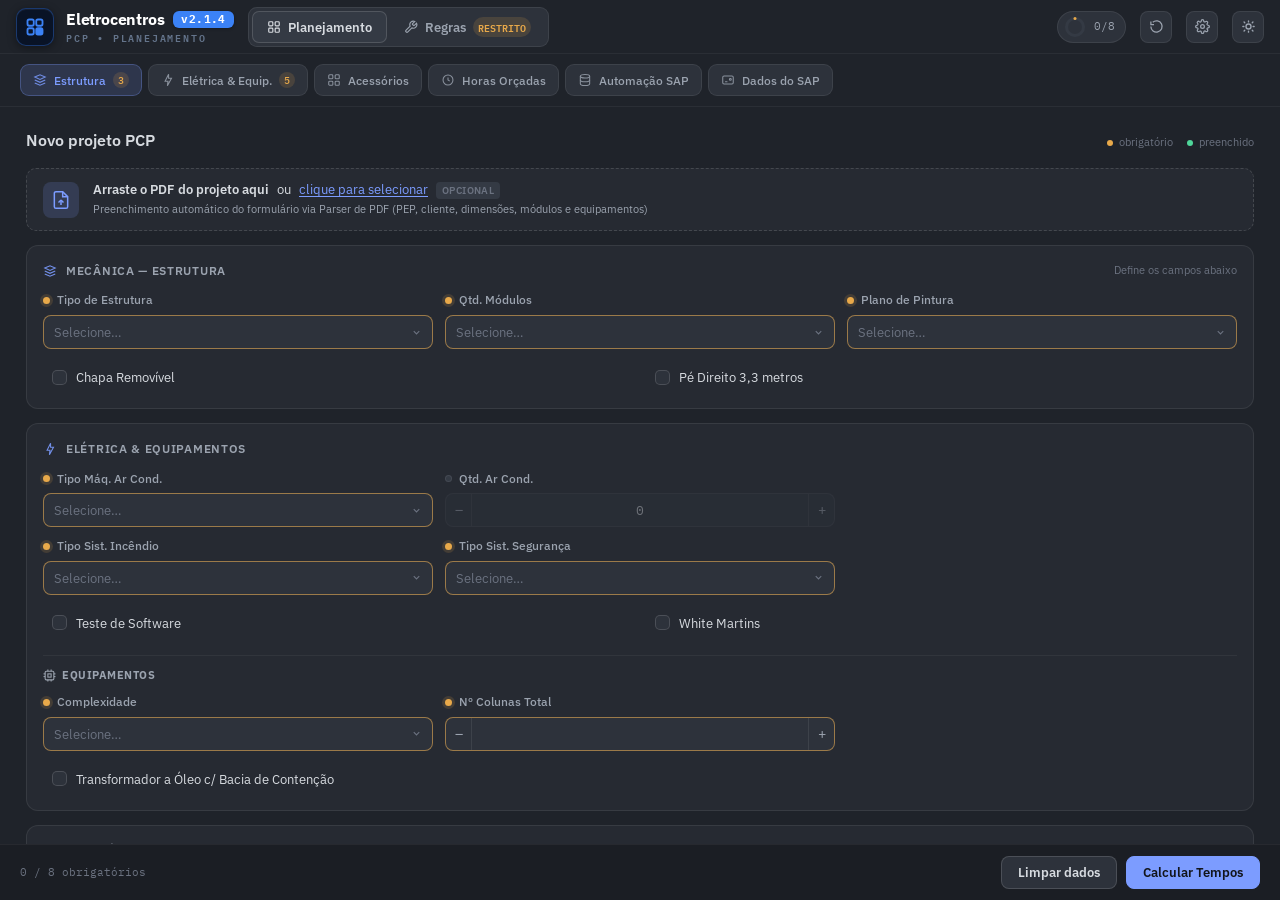
<file: frontend/index.html>
<!DOCTYPE html>
<html lang="pt-BR" data-theme="dim">

<head>
  <meta charset="UTF-8">
  <meta name="viewport" content="width=device-width, initial-scale=1.0">
  <title>Eletrocentros — Tempos</title>
  <link rel="preconnect" href="https://fonts.googleapis.com">
  <link
    href="https://fonts.googleapis.com/css2?family=Space+Grotesk:wght@500;600;700&family=IBM+Plex+Sans:wght@400;500;600;700&family=IBM+Plex+Mono:wght@400;500;600;700&display=swap"
    rel="stylesheet">
  <link rel="icon" type="image/x-icon" href="assets/icone.ico">
  <link rel="shortcut icon" type="image/x-icon" href="assets/icone.ico">
  <link rel="stylesheet" href="style.css">
</head>

<body>

  <div class="app-shell">

    <!-- ================= TOOLBAR ================= -->
    <div class="toolbar">
      <div class="brandmark">
        <span class="mark">
          <svg viewBox="0 0 24 24" fill="none">
            <rect x="3" y="3" width="7.5" height="7.5" rx="2" stroke="#3b82f6" stroke-width="2.2" fill="none" />
            <rect x="13.5" y="3" width="7.5" height="7.5" rx="2" stroke="#3b82f6" stroke-width="2.2" fill="none" />
            <rect x="3" y="13.5" width="7.5" height="7.5" rx="2" stroke="#3b82f6" stroke-width="2.2" fill="none" />
            <rect x="13.5" y="13.5" width="7.5" height="7.5" rx="2" fill="#3b82f6" stroke="#3b82f6" stroke-width="2.2" />
          </svg>
        </span>
        <div class="brandmark-text">
          <div class="brandmark-title">
            <b>Eletrocentros</b>
            <span class="app-version-tag">v2.1.4</span>
          </div>
          <span id="subTitleText">PCP • PLANEJAMENTO</span>
        </div>
      </div>

      <div class="seg-nav" role="tablist">
        <button class="active" id="tabBtnPlanejamento" data-view="planejamento">
          <svg viewBox="0 0 24 24" width="14" height="14" fill="none" stroke="currentColor" stroke-width="2">
            <rect x="3" y="3" width="7" height="7" rx="1.5" />
            <rect x="14" y="3" width="7" height="7" rx="1.5" />
            <rect x="3" y="14" width="7" height="7" rx="1.5" />
            <rect x="14" y="14" width="7" height="7" rx="1.5" />
          </svg>
          Planejamento
        </button>
        <button id="tabBtnResultados" data-view="resultados" style="display: none;">
          <svg viewBox="0 0 24 24" width="14" height="14" fill="none" stroke="currentColor" stroke-width="2">
            <path d="M9 11l3 3L22 4" />
            <path d="M21 12v7a2 2 0 0 1-2 2H5a2 2 0 0 1-2-2V5a2 2 0 0 1 2-2h11" />
          </svg>
          Resultados
        </button>
        <button id="tabBtnManutencao" data-view="manutencao">
          <svg viewBox="0 0 24 24" width="14" height="14" fill="none" stroke="currentColor" stroke-width="2">
            <path
              d="M14.7 6.3a1 1 0 0 0 0 1.4l1.6 1.6a1 1 0 0 0 1.4 0l3.77-3.77a6 6 0 0 1-7.94 7.94l-6.91 6.91a2.12 2.12 0 0 1-3-3l6.91-6.91a6 6 0 0 1 7.94-7.94l-3.76 3.76z" />
          </svg>
          Regras
          <span class="badge-lock" id="maintLockBadge">RESTRITO</span>
        </button>
      </div>

      <div class="toolbar-spacer"></div>

      <!-- Ring Progress (for Planejamento View) -->
      <div class="ring-wrap" id="ringWrap">
        <svg class="ring" viewBox="0 0 22 22">
          <circle class="track" cx="11" cy="11" r="8.5" />
          <circle class="fill" id="ringFill" cx="11" cy="11" r="8.5" stroke-dasharray="0 53.4" />
        </svg>
        <span class="ring-text" id="ringText">0/8</span>
      </div>

      <button class="icon-btn" id="btnHist" title="Histórico de alterações" style="display: none;">
        <svg viewBox="0 0 24 24" fill="none" stroke="currentColor" stroke-width="2">
          <path d="M3 12a9 9 0 1 0 3-6.7M3 4v5h5" />
          <path d="M12 8v4l3 2" />
        </svg>
      </button>
      <button class="icon-btn" id="btnCarregar" title="Carregar última execução">
        <svg viewBox="0 0 24 24" fill="none" stroke="currentColor" stroke-width="2">
          <path d="M3 12a9 9 0 1 0 3-6.7M3 4v5h5" />
        </svg>
      </button>
      <button class="icon-btn" id="btnSettings" title="Configurações (editar JSON)">
        <svg viewBox="0 0 24 24" fill="none" stroke="currentColor" stroke-width="2">
          <circle cx="12" cy="12" r="3" />
          <path
            d="M19.4 15a1.65 1.65 0 0 0 .33 1.82l.06.06a2 2 0 1 1-2.83 2.83l-.06-.06a1.65 1.65 0 0 0-1.82-.33 1.65 1.65 0 0 0-1 1.51V21a2 2 0 0 1-4 0v-.09A1.65 1.65 0 0 0 9 19.4a1.65 1.65 0 0 0-1.82.33l-.06.06a2 2 0 1 1-2.83-2.83l.06-.06A1.65 1.65 0 0 0 4.6 15a1.65 1.65 0 0 0-1.51-1H3a2 2 0 0 1 0-4h.09A1.65 1.65 0 0 0 4.6 9a1.65 1.65 0 0 0-.33-1.82l-.06-.06a2 2 0 1 1 2.83-2.83l.06.06A1.65 1.65 0 0 0 9 4.6a1.65 1.65 0 0 0 1-1.51V3a2 2 0 0 1 4 0v.09a1.65 1.65 0 0 0 1 1.51 1.65 1.65 0 0 0 1.82-.33l.06-.06a2 2 0 1 1 2.83 2.83l-.06.06A1.65 1.65 0 0 0 19.4 9a1.65 1.65 0 0 0 1.51 1H21a2 2 0 0 1 0 4h-.09a1.65 1.65 0 0 0-1.51 1Z" />
        </svg>
      </button>
      <button class="icon-btn" id="themeToggle" title="Alternar tema">
        <svg id="themeIcon" viewBox="0 0 24 24" fill="none" stroke="currentColor" stroke-width="2.2"
          stroke-linecap="round">
          <path
            d="M12 3v1.6M12 19.4V21M4.9 4.9l1.1 1.1M18 18l1.1 1.1M3 12h1.6M19.4 12H21M4.9 19.1l1.1-1.1M18 6l1.1-1.1" />
          <circle cx="12" cy="12" r="4" />
        </svg>
      </button>
    </div>

    <!-- ================= APP BODY ================= -->
    <div class="app-body">

      <!-- VIEW 1: DADOS PARA PLANEJAMENTO -->
      <div class="view-pane" id="view-planejamento">
        <nav class="section-nav" id="sectionNavPlanejamento">
          <button class="snav-btn active" data-anchor="sec-estrutura">
            <svg viewBox="0 0 24 24" fill="none" stroke="currentColor" stroke-width="1.8">
              <path d="M3 7l9-4 9 4-9 4-9-4Z" />
              <path d="M3 12l9 4 9-4M3 17l9 4 9-4" />
            </svg>
            Estrutura<span class="n zero">0</span>
          </button>
          <button class="snav-btn" data-anchor="sec-eletrica">
            <svg viewBox="0 0 24 24" fill="none" stroke="currentColor" stroke-width="1.8">
              <path d="M13 2 7 14h5l-1 8 7-13h-5z" />
            </svg>
            Elétrica &amp; Equip.<span class="n zero">0</span>
          </button>
          <button class="snav-btn" data-anchor="sec-acessorios">
            <svg viewBox="0 0 24 24" fill="none" stroke="currentColor" stroke-width="1.8">
              <rect x="3" y="3" width="7" height="7" rx="1.5" />
              <rect x="14" y="3" width="7" height="7" rx="1.5" />
              <rect x="3" y="14" width="7" height="7" rx="1.5" />
              <rect x="14" y="14" width="7" height="7" rx="1.5" />
            </svg>
            Acessórios<span class="n zero">0</span>
          </button>
          <button class="snav-btn" data-anchor="sec-horas">
            <svg viewBox="0 0 24 24" fill="none" stroke="currentColor" stroke-width="1.8">
              <circle cx="12" cy="12" r="8.5" />
              <path d="M12 7.5V12l3 2" />
            </svg>
            Horas Orçadas<span class="n zero">0</span>
          </button>
          <button class="snav-btn" data-anchor="sec-sap">
            <svg viewBox="0 0 24 24" fill="none" stroke="currentColor" stroke-width="1.8">
              <ellipse cx="12" cy="5.5" rx="8" ry="3" />
              <path d="M4 5.5V12c0 1.7 3.6 3 8 3s8-1.3 8-3V5.5" />
              <path d="M4 12v6.5c0 1.7 3.6 3 8 3s8-1.3 8-3V12" />
            </svg>
            Automação SAP<span class="n zero">0</span>
          </button>
          <button class="snav-btn" data-anchor="sec-sapinfo">
            <svg viewBox="0 0 24 24" fill="none" stroke="currentColor" stroke-width="1.8">
              <rect x="3" y="5" width="18" height="14" rx="2.2" />
              <path d="M7 15h4M7 11.2h.01" />
              <circle cx="16" cy="11" r="1.6" />
            </svg>
            Dados do SAP<span class="n">0</span>
          </button>
        </nav>

        <div class="content" id="contentPlanejamento">
          <div class="content-title">
            <h1>Novo projeto PCP</h1>
            <div class="legend">
              <span class="lg"><i class="dot amber"></i>obrigatório</span>
              <span class="lg"><i class="dot green"></i>preenchido</span>
            </div>
          </div>

          <!-- PDF DROPZONE (AUTO-PREENCHIMENTO INTELIGENTE) -->
          <div class="pdf-dropzone-wrap" id="pdfDropzoneWrap">
            <div class="pdf-dropzone" id="pdfDropzone">
              <input type="file" id="pdfFileInput" accept=".pdf" style="display:none;">
              <div class="pdf-drop-icon">
                <svg viewBox="0 0 24 24" width="20" height="20" fill="none" stroke="currentColor" stroke-width="1.8">
                  <path d="M14 2H6a2 2 0 0 0-2 2v16a2 2 0 0 0 2 2h12a2 2 0 0 0 2-2V8z" />
                  <polyline points="14 2 14 8 20 8" />
                  <line x1="12" y1="18" x2="12" y2="12" />
                  <line x1="9" y1="15" x2="12" y2="12" />
                  <line x1="15" y1="15" x2="12" y2="12" />
                </svg>
              </div>
              <div class="pdf-drop-content">
                <div class="pdf-drop-title">
                  <strong>Arraste o PDF do projeto aqui</strong> ou <span class="link-sel">clique para selecionar</span>
                  <span class="badge-opt">Opcional</span>
                </div>
                <div class="pdf-drop-sub">
                  Preenchimento automático do formulário via Parser de PDF (PEP, cliente, dimensões, módulos e equipamentos)
                </div>
              </div>
              <div class="pdf-drop-loading" id="pdfDropLoading" style="display:none;">
                <div class="spinner-sm"></div>
                <span>Processando documento PDF...</span>
              </div>
            </div>

            <!-- PDF Status / Resultado do Parser -->
            <div class="pdf-status-bar" id="pdfStatusBar" style="display:none;">
              <div class="pdf-status-info">
                <svg viewBox="0 0 24 24" width="15" height="15" fill="none" stroke="currentColor" stroke-width="2" style="color:var(--green); flex-shrink:0;">
                  <path d="M22 11.08V12a10 10 0 1 1-5.93-9.14" />
                  <polyline points="22 4 12 14.01 9 11.01" />
                </svg>
                <span class="pdf-file-name" id="pdfFileName">proposta.pdf</span>
                <span class="pdf-badge-fields" id="pdfBadgeFields">12 campos identificados</span>
              </div>
              <div class="pdf-status-actions">
                <button type="button" class="btn-sm btn-ghost" id="btnVerCamposPdf" title="Ver campos extraídos">Ver detalhes</button>
                <button type="button" class="btn-sm btn-ghost" id="btnRemoverPdf" title="Limpar e enviar outro PDF">✕</button>
              </div>
            </div>
          </div>

          <div class="stack">
            <!-- ESTRUTURA -->
            <section class="pane" id="sec-estrutura">
              <div class="pane-head">
                <div class="pane-title">
                  <svg viewBox="0 0 24 24" fill="none" stroke="currentColor" stroke-width="1.8">
                    <path d="M3 7l9-4 9 4-9 4-9-4Z" />
                    <path d="M3 12l9 4 9-4M3 17l9 4 9-4" />
                  </svg>
                  Mecânica — Estrutura
                </div>
                <div class="pane-hint">Define os campos abaixo</div>
              </div>
              <div class="pane-body">
                <div class="row">
                  <div class="field">
                    <span class="field-label"><i class="led req" data-led="tipoestrutura"></i><span class="txt">Tipo de
                        Estrutura</span></span>
                    <div class="csel" id="csel-tipoestrutura" data-req="1"></div>
                  </div>
                  <div class="field">
                    <span class="field-label"><i class="led req" data-led="nrmodulos"></i><span class="txt">Qtd.
                        Módulos</span></span>
                    <div class="csel" id="csel-nrmodulos" data-req="1"></div>
                  </div>
                  <div class="field">
                    <span class="field-label"><i class="led req" data-led="planpin"></i><span class="txt">Plano de
                        Pintura</span></span>
                    <div class="csel" id="csel-planpin" data-req="1"></div>
                  </div>
                </div>

                <div id="modulesBlock">
                  <div class="mtable">
                    <div class="mhead"><span>Módulo</span><span>Comprim.</span><span></span><span>Largura</span></div>
                    <div id="moduleRows"></div>
                  </div>
                </div>

                <div class="warn" id="warnRoofTop1Mod">
                  <svg viewBox="0 0 24 24" fill="none" stroke="currentColor" stroke-width="2.2">
                    <path
                      d="M12 9v4M12 17h.01M10.3 3.86 1.8 18a1.7 1.7 0 0 0 1.46 2.5h17.5a1.7 1.7 0 0 0 1.46-2.5L13.7 3.86a1.7 1.7 0 0 0-2.94 0Z" />
                  </svg>
                  <span>Ar-condicionado Roof Top exige casa de máquinas — selecione 2 ou mais módulos.</span>
                </div>

                <div class="row c2" style="margin-top:12px;">
                  <label class="check"><input type="checkbox" id="chapaRemovivel"><span class="box"><svg
                        viewBox="0 0 24 24" fill="none" stroke="currentColor" stroke-width="3">
                        <path d="M4 12l5 5L20 6" />
                      </svg></span>Chapa Removível</label>
                  <label class="check"><input type="checkbox" id="peDireito"><span class="box"><svg viewBox="0 0 24 24"
                        fill="none" stroke="currentColor" stroke-width="3">
                        <path d="M4 12l5 5L20 6" />
                      </svg></span>Pé Direito 3,3 metros</label>
                </div>
              </div>
            </section>

            <!-- ELÉTRICA & EQUIPAMENTOS -->
            <section class="pane" id="sec-eletrica">
              <div class="pane-head">
                <div class="pane-title">
                  <svg viewBox="0 0 24 24" fill="none" stroke="currentColor" stroke-width="1.8">
                    <path d="M13 2 7 14h5l-1 8 7-13h-5z" />
                  </svg>
                  Elétrica &amp; Equipamentos
                </div>
              </div>
              <div class="pane-body">
                <!-- Subseção Elétrica -->
                <div class="row">
                  <div class="field">
                    <span class="field-label"><i class="led req" data-led="tipomaq"></i><span class="txt">Tipo Máq. Ar
                        Cond.</span></span>
                    <div class="csel" id="csel-tipomaq" data-req="1"></div>
                  </div>
                  <div class="field">
                    <span class="field-label"><i class="led na" data-led="qtdmaq"></i><span class="txt">Qtd. Ar
                        Cond.</span></span>
                    <div class="stepper" id="stepper-qtdmaq">
                      <button type="button" class="dec">–</button>
                      <input type="text" inputmode="numeric" class="mono" id="qtdmaq" value="0" disabled>
                      <button type="button" class="inc">+</button>
                    </div>
                  </div>
                </div>
                <div class="row" style="margin-top:11px;">
                  <div class="field">
                    <span class="field-label"><i class="led req" data-led="incendio"></i><span class="txt">Tipo Sist.
                        Incêndio</span></span>
                    <div class="csel" id="csel-incendio" data-req="1"></div>
                  </div>
                  <div class="field">
                    <span class="field-label"><i class="led req" data-led="seguranca"></i><span class="txt">Tipo Sist.
                        Segurança</span></span>
                    <div class="csel" id="csel-seguranca" data-req="1"></div>
                  </div>
                </div>

                <div class="row c2" style="margin-top:12px;">
                  <label class="check"><input type="checkbox" id="testesw"><span class="box"><svg viewBox="0 0 24 24"
                        fill="none" stroke="currentColor" stroke-width="3">
                        <path d="M4 12l5 5L20 6" />
                      </svg></span>Teste de Software</label>
                  <label class="check"><input type="checkbox" id="whiteMartins"><span class="box"><svg
                        viewBox="0 0 24 24" fill="none" stroke="currentColor" stroke-width="3">
                        <path d="M4 12l5 5L20 6" />
                      </svg></span>White Martins</label>
                </div>

                <!-- Separador Físico: Equipamentos -->
                <div style="height:1px; background:var(--hairline); margin:16px 0 12px 0;"></div>
                <div
                  style="font-size:11px; font-weight:700; text-transform:uppercase; letter-spacing:0.5px; color:var(--text-dim); margin-bottom:10px; display:flex; align-items:center; gap:6px;">
                  <svg viewBox="0 0 24 24" width="13" height="13" fill="none" stroke="currentColor" stroke-width="2">
                    <rect x="4" y="4" width="16" height="16" rx="2" />
                    <rect x="9" y="9" width="6" height="6" />
                    <line x1="9" y1="1" x2="9" y2="4" />
                    <line x1="15" y1="1" x2="15" y2="4" />
                    <line x1="9" y1="20" x2="9" y2="23" />
                    <line x1="15" y1="20" x2="15" y2="23" />
                    <line x1="20" y1="9" x2="23" y2="9" />
                    <line x1="20" y1="14" x2="23" y2="14" />
                    <line x1="1" y1="9" x2="4" y2="9" />
                    <line x1="1" y1="14" x2="4" y2="14" />
                  </svg>
                  Equipamentos
                </div>

                <div class="row">
                  <div class="field">
                    <span class="field-label"><i class="led req" data-led="complexidade"></i><span
                        class="txt">Complexidade</span></span>
                    <div class="csel" id="csel-complexidade" data-req="1"></div>
                  </div>
                  <div class="field">
                    <span class="field-label"><i class="led req" data-led="nrcolunas"></i><span class="txt">Nº Colunas
                        Total</span></span>
                    <div class="stepper" id="stepper-nrcolunas" data-req="1">
                      <button type="button" class="dec">–</button>
                      <input type="text" inputmode="numeric" class="mono" id="nrcolunas" value="">
                      <button type="button" class="inc">+</button>
                    </div>
                  </div>
                </div>

                <div class="row" style="margin-top:12px;">
                  <label class="check"><input type="checkbox" id="trafoOleo"><span class="box"><svg viewBox="0 0 24 24"
                        fill="none" stroke="currentColor" stroke-width="3">
                        <path d="M4 12l5 5L20 6" />
                      </svg></span>Transformador a Óleo c/ Bacia de Contenção</label>
                </div>
              </div>
            </section>

            <!-- ACESSÓRIOS -->
            <section class="pane" id="sec-acessorios">
              <div class="pane-head">
                <div class="pane-title">
                  <svg viewBox="0 0 24 24" fill="none" stroke="currentColor" stroke-width="1.8">
                    <rect x="3" y="3" width="7" height="7" rx="1.5" />
                    <rect x="14" y="3" width="7" height="7" rx="1.5" />
                    <rect x="3" y="14" width="7" height="7" rx="1.5" />
                    <rect x="14" y="14" width="7" height="7" rx="1.5" />
                  </svg>
                  Acessórios
                </div>
                <div class="pane-hint" id="acessoriosCount">0 selecionados</div>
              </div>
              <div class="pane-body">
                <div class="check-grid">
                  <label class="check"><input type="checkbox" class="acessorio" data-flag="esc_plat_padao_weg"><span
                      class="box"><svg viewBox="0 0 24 24" fill="none" stroke="currentColor" stroke-width="3">
                        <path d="M4 12l5 5L20 6" />
                      </svg></span>Escada Padrão WEG</label>
                  <label class="check"><input type="checkbox" class="acessorio" data-flag="esc_plat_especial"><span
                      class="box"><svg viewBox="0 0 24 24" fill="none" stroke="currentColor" stroke-width="3">
                        <path d="M4 12l5 5L20 6" />
                      </svg></span>Escada Especial</label>
                  <label class="check"><input type="checkbox" class="acessorio" data-flag="porao_de_cabos"><span
                      class="box"><svg viewBox="0 0 24 24" fill="none" stroke="currentColor" stroke-width="3">
                        <path d="M4 12l5 5L20 6" />
                      </svg></span>Porão de Cabos</label>
                  <label class="check"><input type="checkbox" class="acessorio" data-flag="pilotis"><span
                      class="box"><svg viewBox="0 0 24 24" fill="none" stroke="currentColor" stroke-width="3">
                        <path d="M4 12l5 5L20 6" />
                      </svg></span>Pilotis</label>
                  <label class="check"><input type="checkbox" class="acessorio" data-flag="rede_de_dutos"><span
                      class="box"><svg viewBox="0 0 24 24" fill="none" stroke="currentColor" stroke-width="3">
                        <path d="M4 12l5 5L20 6" />
                      </svg></span>Rede de Dutos</label>
                  <label class="check"><input type="checkbox" class="acessorio" data-flag="fundo_falso"><span
                      class="box"><svg viewBox="0 0 24 24" fill="none" stroke="currentColor" stroke-width="3">
                        <path d="M4 12l5 5L20 6" />
                      </svg></span>Fundo Falso</label>
                  <label class="check"><input type="checkbox" class="acessorio" data-flag="dutos_bww"><span
                      class="box"><svg viewBox="0 0 24 24" fill="none" stroke="currentColor" stroke-width="3">
                        <path d="M4 12l5 5L20 6" />
                      </svg></span>Dutos BWW</label>
                  <label class="check"><input type="checkbox" class="acessorio" data-flag="calhas_pluviais"><span
                      class="box"><svg viewBox="0 0 24 24" fill="none" stroke="currentColor" stroke-width="3">
                        <path d="M4 12l5 5L20 6" />
                      </svg></span>Calhas Pluviais</label>
                  <label class="check"><input type="checkbox" class="acessorio" data-flag="duto_de_gases"><span
                      class="box"><svg viewBox="0 0 24 24" fill="none" stroke="currentColor" stroke-width="3">
                        <path d="M4 12l5 5L20 6" />
                      </svg></span>Dutos de Gases</label>
                </div>

                <!-- Separador Físico: Container Marítimo / Solar -->
                <div id="blockContainerMaritimo" class="sub-pane-block"
                  style="margin-top:16px; padding-top:14px; border-top:1px solid var(--hairline);">
                  <div class="pane-hint" id="containerHint"
                    style="margin-bottom:10px; display:flex; gap:6px; align-items:center; font-weight:600; color:var(--text-dim);">
                    <svg viewBox="0 0 24 24" width="13" height="13" fill="none" stroke="currentColor" stroke-width="2">
                      <rect x="2" y="7" width="20" height="10" rx="1.5" />
                      <path d="M6 7V5h12v2M2 12h20" />
                    </svg>
                    Container Marítimo — exclusivo para "Container Solar"
                  </div>
                  <div class="check-grid"
                    style="grid-template-columns: repeat(auto-fill, minmax(210px, 1fr)); gap:10px;">
                    <label class="check"><input type="checkbox" id="progReles"><span class="box"><svg
                          viewBox="0 0 24 24" fill="none" stroke="currentColor" stroke-width="3">
                          <path d="M4 12l5 5L20 6" />
                        </svg></span>Programação de Relés</label>
                    <label class="check"><input type="checkbox" id="diagBTI"><span class="box"><svg viewBox="0 0 24 24"
                          fill="none" stroke="currentColor" stroke-width="3">
                          <path d="M4 12l5 5L20 6" />
                        </svg></span>Diagrama de Produção BTI</label>
                    <label class="check"><input type="checkbox" id="diagAgrup"><span class="box"><svg
                          viewBox="0 0 24 24" fill="none" stroke="currentColor" stroke-width="3">
                          <path d="M4 12l5 5L20 6" />
                        </svg></span>Diagrama Agrupador / Agrupamento</label>
                  </div>
                </div>

                <!-- Separador Físico: Fabricação -->
                <div class="sub-pane-block"
                  style="margin-top:16px; padding-top:14px; border-top:1px solid var(--hairline);">
                  <div class="pane-hint" style="margin-bottom:10px; font-weight:600; color:var(--text-dim);">Fabricação
                    (padrão 1306)</div>
                  <div class="check-grid"
                    style="grid-template-columns: repeat(auto-fill, minmax(210px, 1fr)); gap:10px;">
                    <label class="check"><input type="checkbox" id="fab1313"><span class="box"><svg viewBox="0 0 24 24"
                          fill="none" stroke="currentColor" stroke-width="3">
                          <path d="M4 12l5 5L20 6" />
                        </svg></span>Usar fabricação 1313</label>
                    <label class="check"><input type="checkbox" id="itemFilho"><span class="box"><svg
                          viewBox="0 0 24 24" fill="none" stroke="currentColor" stroke-width="3">
                          <path d="M4 12l5 5L20 6" />
                        </svg></span>Item Filho</label>
                    <label class="check"><input type="checkbox" id="semEngenharia"><span class="box"><svg
                          viewBox="0 0 24 24" fill="none" stroke="currentColor" stroke-width="3">
                          <path d="M4 12l5 5L20 6" />
                        </svg></span>Sem Engenharia</label>
                  </div>
                </div>
              </div>
            </section>

            <!-- HORAS ORÇADAS -->
            <section class="pane" id="sec-horas">
              <div class="pane-head">
                <div class="pane-title">
                  <svg viewBox="0 0 24 24" fill="none" stroke="currentColor" stroke-width="1.8">
                    <circle cx="12" cy="12" r="8.5" />
                    <path d="M12 7.5V12l3 2" />
                  </svg>
                  Horas Orçadas
                </div>
              </div>
              <div class="pane-body">
                <div class="row">
                  <div class="field">
                    <span class="field-label"><span class="txt">LOM — Layout p/ Aprovação</span></span>
                    <div class="stepper"><button type="button" class="dec">–</button><input type="text"
                        inputmode="numeric" class="mono" id="horLOM" value=""><button type="button"
                        class="inc">+</button></div>
                  </div>
                  <div class="field">
                    <span class="field-label"><span class="txt">EDF — Edificação</span></span>
                    <div class="stepper"><button type="button" class="dec">–</button><input type="text"
                        inputmode="numeric" class="mono" id="horEDF" value=""><button type="button"
                        class="inc">+</button></div>
                  </div>
                  <div class="field">
                    <span class="field-label"><span class="txt">INT — Interligações</span></span>
                    <div class="stepper"><button type="button" class="dec">–</button><input type="text"
                        inputmode="numeric" class="mono" id="horINT" value=""><button type="button"
                        class="inc">+</button></div>
                  </div>
                </div>
              </div>
            </section>

            <!-- SAP AUTOMAÇÃO -->
            <section class="pane" id="sec-sap">
              <div class="pane-head">
                <div class="pane-title">
                  <svg viewBox="0 0 24 24" fill="none" stroke="currentColor" stroke-width="1.8">
                    <ellipse cx="12" cy="5.5" rx="8" ry="3" />
                    <path d="M4 5.5V12c0 1.7 3.6 3 8 3s8-1.3 8-3V5.5" />
                    <path d="M4 12v6.5c0 1.7 3.6 3 8 3s8-1.3 8-3V12" />
                  </svg>
                  Automação SAP
                </div>
                <div class="pane-hint">Executado após o cálculo de tempos</div>
              </div>
              <div class="pane-body">
                <div class="check-grid">
                  <label class="check"><input type="checkbox" id="criarDRs"><span class="box"><svg viewBox="0 0 24 24"
                        fill="none" stroke="currentColor" stroke-width="3">
                        <path d="M4 12l5 5L20 6" />
                      </svg></span>Criar DRs</label>
                  <label class="check"><input type="checkbox" id="cpc47"><span class="box"><svg viewBox="0 0 24 24"
                        fill="none" stroke="currentColor" stroke-width="3">
                        <path d="M4 12l5 5L20 6" />
                      </svg></span>CPC47</label>
                  <label class="check"><input type="checkbox" id="solar"><span class="box"><svg viewBox="0 0 24 24"
                        fill="none" stroke="currentColor" stroke-width="3">
                        <path d="M4 12l5 5L20 6" />
                      </svg></span>SOLAR</label>
                  <label class="check"><input type="checkbox" id="planejar"><span class="box"><svg viewBox="0 0 24 24"
                        fill="none" stroke="currentColor" stroke-width="3">
                        <path d="M4 12l5 5L20 6" />
                      </svg></span>Planejar</label>
                  <label class="check"><input type="checkbox" id="camposUsuario"><span class="box"><svg
                        viewBox="0 0 24 24" fill="none" stroke="currentColor" stroke-width="3">
                        <path d="M4 12l5 5L20 6" />
                      </svg></span>Campos usuário</label>
                  <label class="check"><input type="checkbox" id="amarrarMaterial"><span class="box"><svg
                        viewBox="0 0 24 24" fill="none" stroke="currentColor" stroke-width="3">
                        <path d="M4 12l5 5L20 6" />
                      </svg></span>Amarrar material</label>
                </div>
              </div>
            </section>

            <!-- SAP INFO -->
            <section class="pane disabled" id="sec-sapinfo">
              <div class="pane-head">
                <div class="pane-title">
                  <svg viewBox="0 0 24 24" fill="none" stroke="currentColor" stroke-width="1.8">
                    <rect x="3" y="5" width="18" height="14" rx="2.2" />
                    <path d="M7 15h4M7 11.2h.01" />
                    <circle cx="16" cy="11" r="1.6" />
                  </svg>
                  Dados do SAP
                </div>
                <div class="lock-chip" id="sapLockChip">
                  <svg viewBox="0 0 24 24" fill="none" stroke="currentColor" stroke-width="2.2">
                    <rect x="4.5" y="10.5" width="15" height="9" rx="1.6" />
                    <path d="M8 10.5V7a4 4 0 0 1 8 0v3.5" />
                  </svg>
                  Marque uma automação
                </div>
              </div>
              <div class="pane-body">
                <div class="row">
                  <div class="field">
                    <span class="field-label"><i class="led na" data-led="pep"></i><span class="txt">PEP</span></span>
                    <input type="text" id="pep" class="ipt" placeholder="XXX-XX-XXXXX-XXX" disabled>
                    <div id="seletorPepBadge"
                      style="display:none; font-size:11px; margin-top:4px; color:var(--accent); cursor:pointer; align-items:center; gap:4px;"
                      title="Clique para aplicar o PEP Standard sugerido pelo Seletor">
                      <svg viewBox="0 0 24 24" width="12" height="12" fill="none" stroke="currentColor"
                        stroke-width="2">
                        <circle cx="12" cy="12" r="10" />
                        <path d="M12 16v-4M12 8h.01" />
                      </svg>
                      <span>Sugerido: <strong id="txtSeletorPep"
                          style="font-family:'IBM Plex Mono', monospace;">-</strong> <span
                          style="text-decoration:underline; font-size:10px; margin-left:2px;">(Aplicar)</span></span>
                    </div>
                  </div>
                  <div class="field">
                    <span class="field-label"><i class="led na" data-led="cliente"></i><span
                        class="txt">Cliente</span></span>
                    <input type="text" id="cliente" class="ipt" disabled>
                  </div>
                  <div class="field">
                    <span class="field-label"><i class="led na" data-led="planejadorSel"></i><span
                        class="txt">Planejador</span></span>
                    <div class="csel" id="csel-planejadorSel"></div>
                  </div>
                </div>
                <div class="row" style="margin-top:11px;">
                  <div class="field">
                    <span class="field-label"><i class="led na" data-led="valorMec"></i><span class="txt">Valor Mecânica
                        (R$)</span></span>
                    <input type="text" id="valorMec" class="ipt" placeholder="0,00" disabled>
                  </div>
                  <div class="field">
                    <span class="field-label"><i class="led na" data-led="valorEletr"></i><span class="txt">Valor
                        Elétrica (R$)</span></span>
                    <input type="text" id="valorEletr" class="ipt" placeholder="0,00" disabled>
                  </div>
                  <div class="field">
                    <span class="field-label"><i class="led na" data-led="dataOV"></i><span class="txt">Data
                        OV</span></span>
                    <input type="text" id="dataOV" class="ipt" placeholder="dd.mm.aaaa" disabled>
                  </div>
                </div>
                <div class="row" style="margin-top:11px;">
                  <div class="field">
                    <span class="field-label"><span class="txt">Nº / Item OV</span></span>
                    <div style="display:grid; grid-template-columns:2.4fr 1fr; gap:6px;">
                      <input type="text" id="nrOV" class="ipt" placeholder="Nº OV" disabled>
                      <input type="text" id="itemOV" class="ipt" placeholder="Item" disabled>
                    </div>
                  </div>
                  <div class="field">
                    <span class="field-label"><i class="led na" data-led="material"></i><span
                        class="txt">Material</span></span>
                    <input type="text" id="material" class="ipt" disabled>
                  </div>
                  <div class="field">
                    <span class="field-label"><i class="led na" data-led="dataInicio"></i><span class="txt">Data Início
                        Projeto</span></span>
                    <input type="text" id="dataInicio" class="ipt" placeholder="dd.mm.aaaa" disabled>
                  </div>
                </div>
                <div class="row" style="margin-top:11px;">
                  <div class="field"><span class="field-label"><span class="txt">Material MEC</span></span><input
                      type="text" id="materialMec" class="ipt" disabled></div>
                  <div class="field"><span class="field-label"><span class="txt">Material ELE</span></span><input
                      type="text" id="materialEle" class="ipt" disabled></div>
                  <div class="field"><span class="field-label"><span class="txt">Material Avó</span></span><input
                      type="text" id="materialAvo" class="ipt" disabled></div>
                </div>
                <div class="warn" id="warnPep">
                  <svg viewBox="0 0 24 24" fill="none" stroke="currentColor" stroke-width="2.2">
                    <path
                      d="M12 9v4M12 17h.01M10.3 3.86 1.8 18a1.7 1.7 0 0 0 1.46 2.5h17.5a1.7 1.7 0 0 0 1.46-2.5L13.7 3.86a1.7 1.7 0 0 0-2.94 0Z" />
                  </svg>
                  <span>PEP é obrigatório quando qualquer automação SAP está marcada.</span>
                </div>
              </div>
            </section>
          </div>
        </div>

        <div class="app-footer">
          <span class="footer-meta" id="footerMeta">0 / 8 obrigatórios</span>
          <div class="footer-btns">
            <button class="btn" id="btnLimparDados" title="Limpar todos os campos do formulário">Limpar dados</button>
            <button class="btn primary" id="btnOk">Calcular Tempos</button>
          </div>
        </div>
      </div>

      <!-- VIEW 3: RESULTADO DO CÁLCULO & CRONOGRAMA DE OPERAÇÕES -->
      <div class="view-pane hidden" id="view-resultados">
        <!-- Sub-navegação: mesmo componente .section-nav / .snav-btn do Planejamento -->
        <nav class="section-nav" id="sectionNavResultados">
          <button type="button" class="snav-btn active" id="calcTabTotais" data-pane="calcPaneTotais">
            <svg viewBox="0 0 24 24" fill="none" stroke="currentColor" stroke-width="1.8">
              <path d="M9 11l3 3L22 4" />
              <path d="M21 12v7a2 2 0 0 1-2 2H5a2 2 0 0 1-2-2V5a2 2 0 0 1 2-2h11" />
            </svg>
            Resumo Geral
          </button>
          <button type="button" class="snav-btn" id="calcTabCronograma" data-pane="calcPaneCronograma">
            <svg viewBox="0 0 24 24" fill="none" stroke="currentColor" stroke-width="1.8">
              <rect x="3" y="4" width="18" height="17" rx="2" />
              <path d="M3 9h18M8 3v3M16 3v3" />
            </svg>
            Cronograma de Operações <span class="n" id="resBadgeTarefas">0</span>
          </button>
          <button type="button" class="snav-btn" id="calcTabSeletor" data-pane="calcPaneSeletor">
            <svg viewBox="0 0 24 24" fill="none" stroke="currentColor" stroke-width="1.8">
              <path
                d="M21 16V8a2 2 0 0 0-1-1.73l-7-4a2 2 0 0 0-2 0l-7 4A2 2 0 0 0 3 8v8a2 2 0 0 0 1 1.73l7 4a2 2 0 0 0 2 0l7-4A2 2 0 0 0 21 16z" />
            </svg>
            Seletor PEP &amp; CTs
          </button>
          <button type="button" class="snav-btn" id="calcTabResumo" data-pane="calcPaneResumo">
            <svg viewBox="0 0 24 24" fill="none" stroke="currentColor" stroke-width="1.8">
              <path d="M4 19.5A2.5 2.5 0 0 1 6.5 17H20" />
              <path d="M6.5 2H20v20H6.5A2.5 2.5 0 0 1 4 19.5v-15A2.5 2.5 0 0 1 6.5 2z" />
            </svg>
            Regras &amp; Processos
          </button>

          <div class="section-nav-tail">
            <span class="dot-live"></span> <span id="resNavTailText">Cálculo concluído</span>
          </div>
        </nav>

        <div class="content">
          <div class="content-title">
            <h1>Resultado do Cálculo &amp; Cronograma de Operações</h1>
            <div class="legend">
              <span class="lg"><i class="dot accent"></i><span id="resHeaderPep">PEP <b>-</b></span></span>
              <span class="lg"><i class="dot green"></i><span id="resHeaderTarefasCount"><b>0</b> operações
                  processadas</span></span>
            </div>
          </div>

          <!-- ============ PANE 1 — RESUMO GERAL ============ -->
          <div class="stack" id="calcPaneTotais">
            <section class="pane">
              <div class="pane-head">
                <div class="pane-title">
                  <svg viewBox="0 0 24 24" fill="none" stroke="currentColor" stroke-width="1.8">
                    <path d="M13 2 7 14h5l-1 8 7-13h-5z" />
                  </svg>
                  Horas por Diagrama
                </div>
              </div>
              <div class="kpi-cluster-result">
                <div class="kpi-grid-result">
                  <div class="kpi-card-result" data-d="eng">
                    <div class="kpi-top-result">
                      <span class="kpi-label-result">Engenharia · ENG</span>
                      <span class="kpi-icon-result"><svg viewBox="0 0 24 24" fill="none" stroke="currentColor"
                          stroke-width="1.8">
                          <circle cx="12" cy="12" r="3" />
                          <path
                            d="M19.4 15a1.65 1.65 0 0 0 .33 1.82l.06.06a2 2 0 1 1-2.83 2.83l-.06-.06a1.65 1.65 0 0 0-1.82-.33 1.65 1.65 0 0 0-1 1.51V21a2 2 0 0 1-4 0v-.09A1.65 1.65 0 0 0 9 19.4a1.65 1.65 0 0 0-1.82.33l-.06.06a2 2 0 1 1-2.83-2.83l.06-.06a1.65 1.65 0 0 0 .33-1.82 1.65 1.65 0 0 0-1.51-1H3a2 2 0 0 1 0-4h.09A1.65 1.65 0 0 0 4.6 9a1.65 1.65 0 0 0-.33-1.82l-.06-.06a2 2 0 1 1 2.83-2.83l.06.06a1.65 1.65 0 0 0 1.82.33H9a1.65 1.65 0 0 0 1-1.51V3a2 2 0 0 1 4 0v.09a1.65 1.65 0 0 0 1 1.51 1.65 1.65 0 0 0 1.82-.33l.06-.06a2 2 0 1 1 2.83 2.83l-.06.06a1.65 1.65 0 0 0-.33 1.82V9a1.65 1.65 0 0 0 1.51 1H21a2 2 0 0 1 0 4h-.09a1.65 1.65 0 0 0-1.51 1z" />
                        </svg></span>
                    </div>
                    <div class="kpi-value-result"><span id="resKpiEngH">0,0</span><span class="unit">h</span></div>
                    <p class="kpi-caption-result">Tarefas &lt; 0703 — sem tempo 0,1 e ROM</p>
                  </div>
                  <div class="kpi-card-result" data-d="mec">
                    <div class="kpi-top-result">
                      <span class="kpi-label-result">Mecânica · MEC</span>
                      <span class="kpi-icon-result"><svg viewBox="0 0 24 24" fill="none" stroke="currentColor"
                          stroke-width="1.8">
                          <path
                            d="M14.7 6.3a1 1 0 0 0 0 1.4l1.6 1.6a1 1 0 0 0 1.4 0l3.77-3.77a6 6 0 0 1-7.94 7.94l-6.91 6.91a2.12 2.12 0 0 1-3-3l6.91-6.91a6 6 0 0 1 7.94-7.94l-3.76 3.76z" />
                        </svg></span>
                    </div>
                    <div class="kpi-value-result"><span id="resKpiMecH">0,0</span><span class="unit">h</span></div>
                    <p class="kpi-caption-result">Tarefas 0705–0798 + 0894 — exceto exceções</p>
                  </div>
                  <div class="kpi-card-result" data-d="ele">
                    <div class="kpi-top-result">
                      <span class="kpi-label-result">Elétrica · ELE</span>
                      <span class="kpi-icon-result"><svg viewBox="0 0 24 24" fill="none" stroke="currentColor"
                          stroke-width="1.8" stroke-linejoin="round">
                          <path d="M13 2 3 14h7l-1 8 10-12h-7l1-8z" />
                        </svg></span>
                    </div>
                    <div class="kpi-value-result"><span id="resKpiEleH">0,0</span><span class="unit">h</span></div>
                    <p class="kpi-caption-result">Tarefas 0799–0893 + 0895 — exceto exceções</p>
                  </div>
                  <div class="kpi-card-result total" data-d="total">
                    <div class="kpi-top-result">
                      <span class="kpi-label-result">Total do projeto</span>
                      <span class="kpi-icon-result"><svg viewBox="0 0 24 24" fill="none" stroke="currentColor"
                          stroke-width="1.8">
                          <path d="M9 11l3 3L22 4" />
                          <path d="M21 12v7a2 2 0 0 1-2 2H5a2 2 0 0 1-2-2V5a2 2 0 0 1 2-2h11" />
                        </svg></span>
                    </div>
                    <div class="kpi-value-result"><span id="resKpiTotalH">0,0</span><span class="unit">h</span></div>
                    <p class="kpi-caption-result">Soma consolidada dos 3 diagramas</p>
                  </div>
                </div>
              </div>
            </section>

            <section class="pane">
              <div class="pane-head">
                <div class="pane-title">
                  <svg viewBox="0 0 24 24" fill="none" stroke="currentColor" stroke-width="1.8">
                    <path d="M3 3v18h18" />
                    <path d="M18 17V9M13 17V5M8 17v-4" />
                  </svg>
                  Participação por Diagrama
                </div>
                <div class="pane-hint">Regra de filtro por intervalo de tarefas</div>
              </div>
              <div class="table-wrap-result">
                <table class="table-result">
                  <thead>
                    <tr>
                      <th style="width:190px;">Diagrama</th>
                      <th>Regra / intervalo de operações</th>
                      <th class="num" style="width:110px;">Horas totais</th>
                      <th class="num" style="width:130px;">Participação</th>
                    </tr>
                  </thead>
                  <tbody id="resTotaisTableBody">
                    <!-- Renderizado dinamicamente -->
                  </tbody>
                </table>
              </div>
            </section>

            <div class="row c2">
              <section class="pane">
                <div class="pane-head">
                  <div class="pane-title">
                    <svg viewBox="0 0 24 24" fill="none" stroke="currentColor" stroke-width="1.8">
                      <path d="M3 7l9-4 9 4-9 4-9-4Z" />
                      <path d="M3 12l9 4 9-4M3 17l9 4 9-4" />
                    </svg>
                    Especificação da Estrutura
                  </div>
                </div>
                <p class="struct-title-result" id="resTotaisEstrutura">1 Módulo — 10m × 3,6m (Fixo)</p>
                <div class="struct-tags-result" id="resTotaisTags">
                  <!-- Tags dinâmicas -->
                </div>
              </section>

              <section class="pane">
                <div class="pane-head">
                  <div class="pane-title">
                    <svg viewBox="0 0 24 24" fill="none" stroke="currentColor" stroke-width="1.8">
                      <path
                        d="M21 16V8a2 2 0 0 0-1-1.73l-7-4a2 2 0 0 0-2 0l-7 4A2 2 0 0 0 3 8v8a2 2 0 0 0 1 1.73l7 4a2 2 0 0 0 2 0l7-4A2 2 0 0 0 21 16z" />
                    </svg>
                    Centros de Trabalho (Seletor)
                  </div>
                  <span class="pep-chip-result" id="resTotaisPepBadge">PEP -</span>
                </div>
                <div class="ct-list-result" id="resTotaisCtsResumo">
                  <!-- CTs rápidos -->
                </div>
              </section>
            </div>
          </div>

          <!-- ============ PANE 2 — CRONOGRAMA ============ -->
          <div class="stack hidden" id="calcPaneCronograma">
            <section class="pane" style="flex:1; display:flex; flex-direction:column; min-height:0;">
              <div class="cronograma-toolbar">
                <div class="search-wrap">
                  <svg viewBox="0 0 24 24" fill="none" stroke="currentColor" stroke-width="2">
                    <circle cx="11" cy="11" r="8" />
                    <path d="m21 21-4.35-4.35" />
                  </svg>
                  <input type="text" id="cronogramaSearch" class="ipt"
                    placeholder="Pesquisar por operação ou descrição (ex: 0500, LOM, Pintura)…">
                </div>
                <select id="cronogramaDisciplineFilter" class="ipt" style="min-width:180px;">
                  <option value="ALL">Todos os Diagramas</option>
                  <option value="Engenharia Mecânica">Eng. Mecânica</option>
                  <option value="Engenharia Elétrica">Eng. Elétrica</option>
                  <option value="Processos">Processos</option>
                  <option value="Mecânica">Mecânica / Caldeiraria</option>
                  <option value="Pintura">Pintura</option>
                  <option value="Elétrica / Testes">Elétrica / Testes</option>
                  <option value="Acessórios & Elétrica">Acessórios</option>
                  <option value="Faturamento & Encerramento">Faturamento</option>
                </select>
                <span class="scenario-chip" id="cronogramaCenarioBadge">Cenário: -</span>
              </div>
              <div class="table-wrap-result" style="flex:1; overflow-y:auto;">
                <table class="table-result">
                  <thead>
                    <tr>
                      <th style="width:40px; text-align:center;">#</th>
                      <th style="width:100px; text-align:center;">Operação</th>
                      <th>Descrição da tarefa</th>
                      <th class="num" style="width:90px;">Duração</th>
                      <th style="width:60px; text-align:center;">Unid.</th>
                      <th class="num" style="width:110px;">Trabalho</th>
                      <th style="width:150px;">Diagrama</th>
                    </tr>
                  </thead>
                  <tbody id="resCronogramaTableBody"></tbody>
                </table>
              </div>
              <div class="cron-foot">
                <span id="cronogramaFootSummary">Mostrando 0 de 0 operações</span>
                <span>Total: <b id="cronogramaFootDias">0,0 d</b> · <b id="cronogramaFootHoras"
                    style="color:var(--total-color);">0,00 h</b></span>
              </div>
            </section>
          </div>

          <!-- ============ PANE 3 — SELETOR PEP & CTs ============ -->
          <div class="stack hidden" id="calcPaneSeletor">
            <section class="pane">
              <div class="pane-head">
                <div class="pane-title">
                  <svg viewBox="0 0 24 24" fill="none" stroke="currentColor" stroke-width="1.8">
                    <path
                      d="M21 16V8a2 2 0 0 0-1-1.73l-7-4a2 2 0 0 0-2 0l-7 4A2 2 0 0 0 3 8v8a2 2 0 0 0 1 1.73l7 4a2 2 0 0 0 2 0l7-4A2 2 0 0 0 21 16z" />
                  </svg>
                  Seletor — PEP Standard &amp; Centros de Trabalho
                </div>
                <span class="pep-chip-result" id="resSeletorPepBadge">PEP Standard: -</span>
              </div>
              <div class="ct-grid" id="resSeletorCtsGrid">
                <!-- Rendered dynamically -->
              </div>
            </section>
          </div>

          <!-- ============ PANE 4 — REGRAS & PROCESSOS ============ -->
          <div class="stack hidden" id="calcPaneRegras">
            <section class="pane">
              <div class="pane-head">
                <div class="pane-title">
                  <svg viewBox="0 0 24 24" fill="none" stroke="currentColor" stroke-width="1.8">
                    <path d="M4 19.5A2.5 2.5 0 0 1 6.5 17H20" />
                    <path d="M6.5 2H20v20H6.5A2.5 2.5 0 0 1 4 19.5v-15A2.5 2.5 0 0 1 6.5 2z" />
                  </svg>
                  Resumo Consolidado das Regras Orçadas
                </div>
              </div>
              <div class="row" style="grid-template-columns:repeat(3,1fr);">
                <div class="kpi-card-result" data-d="total">
                  <div class="kpi-top-result"><span class="kpi-label-result">Total Horas Orçadas</span><span
                      class="kpi-icon-result"><svg viewBox="0 0 24 24" fill="none" stroke="currentColor"
                        stroke-width="1.8">
                        <path d="M12 2v20M17 5H9.5a3.5 3.5 0 0 0 0 7h5a3.5 3.5 0 0 1 0 7H6" />
                      </svg></span></div>
                  <div class="kpi-value-result"><span id="resTotalH">0,00</span><span class="unit">h</span></div>
                  <p class="kpi-caption-result">Soma de todos os processos orçados</p>
                </div>
                <div class="kpi-card-result" data-d="mec">
                  <div class="kpi-top-result"><span class="kpi-label-result">Duração Estimada</span><span
                      class="kpi-icon-result"><svg viewBox="0 0 24 24" fill="none" stroke="currentColor"
                        stroke-width="1.8">
                        <circle cx="12" cy="12" r="10" />
                        <polyline points="12 6 12 12 16 14" />
                      </svg></span></div>
                  <div class="kpi-value-result"><span id="resTotalDUR">0,0</span><span class="unit">dias</span></div>
                  <p class="kpi-caption-result">Tempo de ciclo produtivo estimado</p>
                </div>
                <div class="kpi-card-result" data-d="eng">
                  <div class="kpi-top-result"><span class="kpi-label-result">Especificação</span><span
                      class="kpi-icon-result"><svg viewBox="0 0 24 24" fill="none" stroke="currentColor"
                        stroke-width="1.8">
                        <path
                          d="M21 16V8a2 2 0 0 0-1-1.73l-7-4a2 2 0 0 0-2 0l-7 4A2 2 0 0 0 3 8v8a2 2 0 0 0 1 1.73l7 4a2 2 0 0 0 2 0l7-4A2 2 0 0 0 21 16z" />
                      </svg></span></div>
                  <div style="font-size:14px; font-weight:700; color:var(--text); margin-top:2px;"
                    id="resEstruturaInfo">-</div>
                  <p class="kpi-caption-result" id="resDetagensInfo">-</p>
                </div>
              </div>
            </section>

            <section class="pane">
              <div class="pane-head">
                <div class="pane-title">Detalhamento dos processos &amp; fórmulas</div>
              </div>
              <div class="table-wrap-result">
                <table class="table-result">
                  <thead>
                    <tr>
                      <th>Processo / Campo</th>
                      <th class="num" style="width:140px;">Horas (H)</th>
                      <th class="num" style="width:140px;">Duração (DUR)</th>
                    </tr>
                  </thead>
                  <tbody id="resTableBody">
                    <!-- Dynamically rendered -->
                  </tbody>
                </table>
              </div>
            </section>
          </div>
        </div>

        <!-- ================= FOOTER ================= -->
        <div class="app-footer">
          <span class="footer-meta" id="resFooterMeta"><b>0,0 h</b> totais · <b>0</b> operações · PEP <b>-</b></span>
          <div class="footer-btns">
            <button type="button" class="btn" id="btnCopiarResumoCalculo">
              <svg viewBox="0 0 24 24" fill="none" stroke="currentColor" stroke-width="2">
                <rect x="9" y="9" width="13" height="13" rx="2" />
                <path d="M5 15H4a2 2 0 0 1-2-2V4a2 2 0 0 1 2-2h9a2 2 0 0 1 2 2v1" />
              </svg>
              Copiar Resumo
            </button>
            <button type="button" class="btn" id="btnExportarExcel">
              <svg viewBox="0 0 24 24" fill="none" stroke="currentColor" stroke-width="2" style="color:#107c41;">
                <path d="M14 2H6a2 2 0 0 0-2 2v16a2 2 0 0 0 2 2h12a2 2 0 0 0 2-2V8z" />
                <polyline points="14 2 14 8 20 8" />
                <line x1="8" y1="13" x2="16" y2="13" />
                <line x1="8" y1="17" x2="16" y2="17" />
              </svg>
              Exportar Excel (.xlsx)
            </button>
            <button type="button" class="btn" id="btnExportarCsv">
              <svg viewBox="0 0 24 24" fill="none" stroke="currentColor" stroke-width="2">
                <path d="M21 15v4a2 2 0 0 1-2 2H5a2 2 0 0 1-2-2v-4" />
                <polyline points="7 10 12 15 17 10" />
                <line x1="12" y1="15" x2="12" y2="3" />
              </svg>
              Exportar CSV
            </button>
            <button type="button" class="btn primary" id="btnVoltarPlanejamento">
              <svg viewBox="0 0 24 24" fill="none" stroke="currentColor" stroke-width="2">
                <path d="M19 12H5M12 19l-7-7 7-7" />
              </svg>
              Voltar ao Formulário
            </button>
          </div>
        </div>
      </div>

      <!-- VIEW 2: PAINEL DE MANUTENÇÃO (PROTEGIDO) -->
      <div class="view-pane hidden" id="view-manutencao">
        <nav class="section-nav" id="sectionNavManutencao"></nav>
        <div class="maint-content" id="maintContentRegras">
          <div class="col-list" id="colList"></div>
          <div class="col-editor" id="colEditor"></div>
        </div>

        <!-- Painel Seletor de PEP & Centros de Trabalho -->
        <div class="seletor-maint-pane hidden" id="maintContentSeletor">
          <div class="seletor-toolbar"
            style="display:flex; justify-content:space-between; align-items:center; margin-bottom:14px; gap:12px; flex-wrap:wrap;">
            <div style="display:flex; gap:10px; align-items:center; flex:1; min-width:280px;">
              <div class="search-wrap" style="position:relative; flex:1;">
                <svg viewBox="0 0 24 24" width="14" height="14" fill="none" stroke="currentColor" stroke-width="2"
                  style="position:absolute; left:10px; top:50%; transform:translateY(-50%); color:var(--text-dim);">
                  <circle cx="11" cy="11" r="8" />
                  <path d="m21 21-4.35-4.35" />
                </svg>
                <input type="text" id="seletorSearch" class="ipt"
                  placeholder="Filtrar por tipo de estrutura, módulos, PEP standard, etc…"
                  style="padding-left:32px; font-size:12px;">
              </div>
            </div>
            <div style="display:flex; gap:8px; align-items:center;">
              <span id="seletorCountBadge"
                style="font-size:11px; color:var(--text-dim); background:var(--panel-2); border:1px solid var(--border); padding:4px 10px; border-radius:6px;">89
                combinações</span>
              <button type="button" class="btn" id="btnRestaurarSeletor"
                title="Recarregar dados originais do seletor.json">Recarregar</button>
            </div>
          </div>

          <div class="seletor-table-wrap"
            style="flex:1; overflow:auto; border:1px solid var(--border); border-radius:8px; background:var(--panel-2);">
            <table class="seletor-table"
              style="width:100%; border-collapse:collapse; font-size:11.5px; text-align:left;">
              <thead
                style="position:sticky; top:0; background:var(--panel-3); z-index:2; box-shadow:0 1px 2px rgba(0,0,0,0.1);">
                <tr
                  style="border-bottom:1px solid var(--border); color:var(--text-dim); font-size:10.5px; text-transform:uppercase; letter-spacing:0.5px;">
                  <th style="padding:9px 12px;">Estrutura</th>
                  <th style="padding:9px 10px; text-align:center;">Mód</th>
                  <th style="padding:9px 10px; text-align:center;">Casa Máq</th>
                  <th style="padding:9px 10px; text-align:center;">Sist. Seg</th>
                  <th style="padding:9px 10px; text-align:center;">Teste SW</th>
                  <th style="padding:9px 12px; color:var(--accent);">PEP Standard</th>
                  <th style="padding:9px 10px;">Eng Mec (DR/Alt)</th>
                  <th style="padding:9px 10px;">Eng Ele (DR/Alt)</th>
                  <th style="padding:9px 10px;">Mec Módulos (DR/Alt)</th>
                  <th style="padding:9px 10px;">Acessórios</th>
                  <th style="padding:9px 10px;">Eletromecânica</th>
                  <th style="padding:9px 10px; text-align:center;">Ações</th>
                </tr>
              </thead>
              <tbody id="seletorTableBody">
                <!-- Renderizado dinamicamente -->
              </tbody>
            </table>
          </div>
        </div>

        <!-- Painel Templates de Operações (template_blocks.json) -->
        <div class="template-maint-pane hidden" id="maintContentTemplates"
          style="display:flex; flex-direction:column; flex:1; min-height:0; overflow:hidden;">
          <div class="template-toolbar"
            style="display:flex; justify-content:space-between; align-items:center; margin-bottom:14px; gap:12px; flex-wrap:wrap;">
            <div style="display:flex; gap:10px; align-items:center; flex:1; min-width:320px;">
              <select id="templateScenarioSelect" class="ipt" style="max-width:320px; font-weight:600; cursor:pointer;">
                <!-- Preenchido dinamicamente com os 8 cenários -->
              </select>
              <div class="search-wrap" style="position:relative; flex:1;">
                <svg viewBox="0 0 24 24" width="14" height="14" fill="none" stroke="currentColor" stroke-width="2"
                  style="position:absolute; left:10px; top:50%; transform:translateY(-50%); color:var(--text-dim);">
                  <circle cx="11" cy="11" r="8" />
                  <path d="m21 21-4.35-4.35" />
                </svg>
                <input type="text" id="templateSearch" class="ipt"
                  placeholder="Pesquisar operação ou descrição no template…" style="padding-left:32px; font-size:12px;">
              </div>
            </div>
            <div style="display:flex; gap:8px; align-items:center;">
              <span id="templateCountBadge"
                style="font-size:11px; color:var(--text-dim); background:var(--panel-2); border:1px solid var(--border); padding:4px 10px; border-radius:6px;">0
                tarefas</span>
              <button type="button" class="btn" id="btnRestaurarTemplates"
                title="Recarregar dados originais de template_blocks.json">Recarregar</button>
            </div>
          </div>

          <div class="template-table-wrap"
            style="flex:1; overflow:auto; border:1px solid var(--border); border-radius:8px; background:var(--panel-2);">
            <table class="template-table"
              style="width:100%; border-collapse:collapse; font-size:11.5px; text-align:left;">
              <thead
                style="position:sticky; top:0; background:var(--panel-3); z-index:2; box-shadow:0 1px 2px rgba(0,0,0,0.1);">
                <tr
                  style="border-bottom:1px solid var(--border); color:var(--text-dim); font-size:10.5px; text-transform:uppercase; letter-spacing:0.5px;">
                  <th style="padding:9px 10px; width:50px; text-align:center;">Linha</th>
                  <th style="padding:9px 12px; width:80px; text-align:center;">Tarefa</th>
                  <th style="padding:9px 12px;">Descrição da Tarefa</th>
                  <th style="padding:9px 10px; width:100px; text-align:center;">Duração (dias)</th>
                  <th style="padding:9px 10px; width:70px; text-align:center;">Unidade</th>
                  <th style="padding:9px 12px; width:110px; text-align:right;">Trabalho (H)</th>
                </tr>
              </thead>
              <tbody id="templateTableBody">
                <!-- Renderizado dinamicamente -->
              </tbody>
            </table>
          </div>
        </div>

        <div class="app-footer">
          <span class="footer-meta" id="maintFooterMeta">Selecione um campo para editar</span>
          <button class="hist-toggle" id="btnHistFooter">
            <svg viewBox="0 0 24 24" fill="none" stroke="currentColor" stroke-width="2">
              <path d="M3 12a9 9 0 1 0 3-6.7M3 4v5h5" />
            </svg>
            Ver histórico
          </button>

          <div class="legend-wrapper" id="legendWrapper">
            <button type="button" class="leg-toggle-btn" id="btnToggleLegend">
              <svg viewBox="0 0 24 24" fill="none" stroke="currentColor" stroke-width="2"
                style="width:14px; height:14px;">
                <circle cx="12" cy="12" r="10" />
                <path d="M12 16v-4M12 8h.01" />
              </svg>
              <span>Mostrar legenda</span>
            </button>
            <div class="chip-legend-bar hidden" id="chipLegendBar">
              <span class="leg-item leg-blk">« » Bloco</span>
              <span class="leg-item leg-var">[ ] Variável</span>
              <span class="leg-item leg-num">123 Valor Fixo</span>
              <span class="leg-item leg-op">+ × ÷ Operação</span>
            </div>
          </div>

          <button type="button" class="btn" id="btnAdicionarLinhaSeletor"
            style="display:none; align-items:center; gap:6px;">
            <svg viewBox="0 0 24 24" width="14" height="14" fill="none" stroke="currentColor" stroke-width="2">
              <line x1="12" y1="5" x2="12" y2="19" />
              <line x1="5" y1="12" x2="19" y2="12" />
            </svg>
            Adicionar Combinação
          </button>
          <button type="button" class="btn primary btn-save-footer" id="btnSaveFooter" disabled>Salvar regras</button>
        </div>
      </div>

    </div>
  </div>

  <!-- ================= MODAL ADICIONAR / EDITAR COMBINAÇÃO DO SELETOR ================= -->
  <div class="ovl" id="modalSeletorRow">
    <div class="modal blk-modal"
      style="max-width: 820px; width: 95%; max-height: 90vh; display: flex; flex-direction: column;">
      <div class="mhead" style="display: flex; justify-content: space-between; align-items: center;">
        <div class="mhead-title">
          <svg viewBox="0 0 24 24" width="18" height="18" fill="none" stroke="currentColor" stroke-width="2"
            style="color:var(--accent); margin-right:8px; vertical-align:middle;">
            <path
              d="M21 16V8a2 2 0 0 0-1-1.73l-7-4a2 2 0 0 0-2 0l-7 4A2 2 0 0 0 3 8v8a2 2 0 0 0 1 1.73l7 4a2 2 0 0 0 2 0l7-4A2 2 0 0 0 21 16z" />
          </svg>
          <h3 style="display:inline; margin:0;" id="modalSeletorRowTitle">Nova Combinação do Seletor</h3>
        </div>
        <button type="button" class="icon-btn" id="btnCloseModalSeletorRow"
          style="font-size:20px; border:none; background:none; color:var(--text-dim); cursor:pointer;">&times;</button>
      </div>

      <div class="mbody" style="padding: 16px 20px; overflow-y: auto; flex: 1;">
        <!-- Bloco 1: Critérios da Estrutura -->
        <div
          style="font-size: 11px; font-weight: 700; text-transform: uppercase; color: var(--accent); margin-bottom: 10px; letter-spacing: 0.5px;">
          1. Parâmetros de Seleção (Chaves da Combinação)
        </div>
        <div
          style="display: grid; grid-template-columns: repeat(auto-fit, minmax(140px, 1fr)); gap: 10px; margin-bottom: 16px;">
          <div class="field">
            <span class="field-label"><span class="txt">Tipo de Estrutura</span></span>
            <input type="text" id="iptSelTipoEstrutura" class="ipt" placeholder="Ex: Eletrocentro"
              list="listTiposEstruturaSeletor">
            <datalist id="listTiposEstruturaSeletor">
              <option value="Eletrocentro">
              <option value="EletrocentroB">
              <option value="Container   Marítimo">
              <option value="Container   MarítimoBE">
              <option value="Container   MarítimoBI">
              <option value="Container   MarítimoBEI">
              <option value="Container   MarítimoBII">
              <option value="Skid   (mecânica)">
              <option value="Skid   (mecânica)B">
              <option value="Skid (com   elétrica)">
              <option value="Skid (com   elétrica)B">
              <option value="Pilotis">
              <option value="PilotisB">
              <option value="ESSW   (mecânica)">
              <option value="ESSW   (elétrica)">
              <option value="Serviço   Engenharia">
            </datalist>
          </div>
          <div class="field">
            <span class="field-label"><span class="txt">Nº Módulos</span></span>
            <select id="iptSelNModulos" class="ipt">
              <option value="1">1</option>
              <option value="2">2</option>
              <option value="3">3</option>
              <option value="4">4</option>
              <option value="5">5</option>
              <option value="6">6</option>
              <option value="7">7</option>
              <option value="8">8</option>
            </select>
          </div>
          <div class="field">
            <span class="field-label"><span class="txt">Casa Máquinas</span></span>
            <select id="iptSelCasaMaq" class="ipt">
              <option value="Não">Não</option>
              <option value="Sim">Sim</option>
            </select>
          </div>
          <div class="field">
            <span class="field-label"><span class="txt">Sist. Segurança</span></span>
            <select id="iptSelSistSeg" class="ipt">
              <option value="Não">Não</option>
              <option value="Sim">Sim</option>
            </select>
          </div>
          <div class="field">
            <span class="field-label"><span class="txt">Teste SW</span></span>
            <select id="iptSelTesteSW" class="ipt">
              <option value="Não">Não</option>
              <option value="Sim">Sim</option>
            </select>
          </div>
        </div>

        <!-- Bloco 2: PEP Standard -->
        <div
          style="font-size: 11px; font-weight: 700; text-transform: uppercase; color: var(--accent); margin-bottom: 10px; letter-spacing: 0.5px;">
          2. Código PEP Standard Sugerido
        </div>
        <div style="margin-bottom: 16px;">
          <div class="field">
            <span class="field-label"><span class="txt">PEP Standard</span></span>
            <input type="text" id="iptSelPepStandard" class="ipt mono" placeholder="Ex: 130-1306020"
              style="font-weight:700; color:var(--accent);">
          </div>
        </div>

        <!-- Bloco 3: Centros de Trabalho Principais -->
        <div
          style="font-size: 11px; font-weight: 700; text-transform: uppercase; color: var(--accent); margin-bottom: 10px; letter-spacing: 0.5px;">
          3. Centros de Trabalho — Engenharia &amp; Diagramas Gerais
        </div>
        <div
          style="display: grid; grid-template-columns: repeat(auto-fit, minmax(180px, 1fr)); gap: 10px; margin-bottom: 16px;">
          <div class="field">
            <span class="field-label"><span class="txt">Eng. Mecânica (DR / Alt)</span></span>
            <div style="display:flex; gap:6px;">
              <input type="text" id="iptSelDrEngMec" class="ipt mono" placeholder="DR (10001248)" style="flex:2;">
              <input type="text" id="iptSelAltEngMec" class="ipt mono" placeholder="Alt" value="1" style="flex:1;">
            </div>
          </div>
          <div class="field">
            <span class="field-label"><span class="txt">Eng. Elétrica (DR / Alt)</span></span>
            <div style="display:flex; gap:6px;">
              <input type="text" id="iptSelDrEngEle" class="ipt mono" placeholder="DR (10001252)" style="flex:2;">
              <input type="text" id="iptSelAltEngEle" class="ipt mono" placeholder="Alt" value="1" style="flex:1;">
            </div>
          </div>
          <div class="field">
            <span class="field-label"><span class="txt">Acessórios (DR / Alt)</span></span>
            <div style="display:flex; gap:6px;">
              <input type="text" id="iptSelDrAcess" class="ipt mono" placeholder="DR (10001306)" style="flex:2;">
              <input type="text" id="iptSelAltAcess" class="ipt mono" placeholder="Alt" value="1" style="flex:1;">
            </div>
          </div>
          <div class="field">
            <span class="field-label"><span class="txt">Eletromecânica (DR / Alt)</span></span>
            <div style="display:flex; gap:6px;">
              <input type="text" id="iptSelDrEletromec" class="ipt mono" placeholder="DR (10001267)" style="flex:2;">
              <input type="text" id="iptSelAltEletromec" class="ipt mono" placeholder="Alt" value="1" style="flex:1;">
            </div>
          </div>
        </div>

        <!-- Bloco 4: Centros de Trabalho por Módulo Mecânica (1 a 8) -->
        <div
          style="font-size: 11px; font-weight: 700; text-transform: uppercase; color: var(--accent); margin-bottom: 10px; letter-spacing: 0.5px;">
          4. Centros de Trabalho — Mecânica por Módulo (M1 a M8)
        </div>
        <div style="display: grid; grid-template-columns: repeat(auto-fit, minmax(170px, 1fr)); gap: 8px;">
          <div class="field">
            <span class="field-label"><span class="txt">Módulo 1 (DR / Alt)</span></span>
            <div style="display:flex; gap:4px;">
              <input type="text" id="iptSelDrMec1" class="ipt mono" placeholder="DR" style="flex:2;">
              <input type="text" id="iptSelAltMec1" class="ipt mono" placeholder="Alt" value="1" style="flex:1;">
            </div>
          </div>
          <div class="field">
            <span class="field-label"><span class="txt">Módulo 2 (DR / Alt)</span></span>
            <div style="display:flex; gap:4px;">
              <input type="text" id="iptSelDrMec2" class="ipt mono" placeholder="DR" style="flex:2;">
              <input type="text" id="iptSelAltMec2" class="ipt mono" placeholder="Alt" value="1" style="flex:1;">
            </div>
          </div>
          <div class="field">
            <span class="field-label"><span class="txt">Módulo 3 (DR / Alt)</span></span>
            <div style="display:flex; gap:4px;">
              <input type="text" id="iptSelDrMec3" class="ipt mono" placeholder="DR" style="flex:2;">
              <input type="text" id="iptSelAltMec3" class="ipt mono" placeholder="Alt" value="1" style="flex:1;">
            </div>
          </div>
          <div class="field">
            <span class="field-label"><span class="txt">Módulo 4 (DR / Alt)</span></span>
            <div style="display:flex; gap:4px;">
              <input type="text" id="iptSelDrMec4" class="ipt mono" placeholder="DR" style="flex:2;">
              <input type="text" id="iptSelAltMec4" class="ipt mono" placeholder="Alt" value="1" style="flex:1;">
            </div>
          </div>
          <div class="field">
            <span class="field-label"><span class="txt">Módulo 5 (DR / Alt)</span></span>
            <div style="display:flex; gap:4px;">
              <input type="text" id="iptSelDrMec5" class="ipt mono" placeholder="DR" style="flex:2;">
              <input type="text" id="iptSelAltMec5" class="ipt mono" placeholder="Alt" value="1" style="flex:1;">
            </div>
          </div>
          <div class="field">
            <span class="field-label"><span class="txt">Módulo 6 (DR / Alt)</span></span>
            <div style="display:flex; gap:4px;">
              <input type="text" id="iptSelDrMec6" class="ipt mono" placeholder="DR" style="flex:2;">
              <input type="text" id="iptSelAltMec6" class="ipt mono" placeholder="Alt" value="1" style="flex:1;">
            </div>
          </div>
          <div class="field">
            <span class="field-label"><span class="txt">Módulo 7 (DR / Alt)</span></span>
            <div style="display:flex; gap:4px;">
              <input type="text" id="iptSelDrMec7" class="ipt mono" placeholder="DR" style="flex:2;">
              <input type="text" id="iptSelAltMec7" class="ipt mono" placeholder="Alt" value="1" style="flex:1;">
            </div>
          </div>
          <div class="field">
            <span class="field-label"><span class="txt">Módulo 8 (DR / Alt)</span></span>
            <div style="display:flex; gap:4px;">
              <input type="text" id="iptSelDrMec8" class="ipt mono" placeholder="DR" style="flex:2;">
              <input type="text" id="iptSelAltMec8" class="ipt mono" placeholder="Alt" value="1" style="flex:1;">
            </div>
          </div>
        </div>
      </div>

      <div class="mfoot"
        style="display: flex; justify-content: space-between; align-items: center; padding: 12px 20px; border-top: 1px solid var(--border);">
        <div>
          <button type="button" class="btn" id="btnExcluirModalSeletorRow"
            style="display:none; color:var(--red); border-color:rgba(239,68,68,0.3);">Excluir Combinação</button>
        </div>
        <div style="display: flex; gap: 8px;">
          <button type="button" class="btn" id="btnCancelModalSeletorRow">Cancelar</button>
          <button type="button" class="btn primary" id="btnSalvarModalSeletorRow">Salvar Combinação</button>
        </div>
      </div>
    </div>
  </div>

  <!-- ================= MOTIVO DE ALTERACAO MODAL ================= -->
  <div class="ovl" id="modalMotivo">
    <div class="modal blk-modal" style="max-width:500px;">
      <div class="mhead">
        <div class="mhead-title">
          <h3>Motivo da Alteração</h3>
          <span class="footer-meta">Descreva a justificativa para registrar no histórico de auditoria</span>
        </div>
        <button type="button" class="icon-btn modal-close" id="btnCloseMotivoModal">
          <svg viewBox="0 0 24 24" fill="none" stroke="currentColor" stroke-width="2">
            <path d="M18 6L6 18M6 6l12 12" />
          </svg>
        </button>
      </div>
      <div class="mbody" style="padding:18px 20px;">
        <label
          style="font-size:12px; font-weight:600; color:var(--text-dim); margin-bottom:8px; display:flex; justify-content:space-between; align-items:center;">
          <span>Motivo / Justificativa da mudança:</span>
          <span id="motivoCharCount" style="font-size:11.5px; font-weight:600; color:var(--red);">0 / 20 mín.</span>
        </label>
        <textarea id="inputMotivoSave" rows="3"
          placeholder="Ex: Ajuste no fator de segurança do trafo a óleo conforme nova especificação técnica..."
          style="width:100%; font-family:inherit; font-size:13px; padding:10px 12px; border-radius:8px; border:1px solid var(--border); background:var(--panel-2); color:var(--text); outline:none; resize:vertical; box-sizing:border-box;"></textarea>

        <div style="margin-top:14px;">
          <label
            style="font-size:12px; font-weight:600; color:var(--text-dim); margin-bottom:6px; display:flex; justify-content:space-between; align-items:center;">
            <span>Anexos de evidência / documentos (opcional):</span>
            <span style="font-size:11px; font-weight:400; color:var(--text-faint);">Salvos na pasta de rede</span>
          </label>
          <input type="file" id="inputAnexoSave" multiple style="display:none;">
          <div id="anexoDropArea"
            style="border:1px dashed var(--border); border-radius:8px; padding:10px 12px; background:var(--panel-2); display:flex; align-items:center; justify-content:center; gap:8px; cursor:pointer; transition:all 0.2s ease;">
            <svg viewBox="0 0 24 24" fill="none" stroke="currentColor" stroke-width="2"
              style="width:16px; height:16px; min-width:16px; color:var(--accent);">
              <path
                d="m21.44 11.05-9.19 9.19a6 6 0 0 1-8.49-8.49l8.57-8.57A4 4 0 1 1 18 8.84l-8.59 8.57a2 2 0 0 1-2.83-2.83l8.49-8.48" />
            </svg>
            <span id="anexoLabelText" style="font-size:12px; color:var(--text-dim);">Clique ou arraste arquivo(s) do seu
              computador...</span>
          </div>
          <div id="anexosFileList" style="display:flex; flex-direction:column; gap:6px; margin-top:8px;"></div>
        </div>
      </div>
      <div class="mhead"
        style="border-top:1px solid var(--hairline); border-bottom:none; justify-content:flex-end; gap:10px; background:var(--panel-2);">
        <button type="button" class="btn" id="btnCancelMotivo">Cancelar</button>
        <button type="button" class="btn primary" id="btnConfirmSaveMotivo" disabled>Salvar e Registrar</button>
      </div>
    </div>
  </div>

  <!-- ================= CREDENTIALS AUTH MODAL ================= -->
  <div class="modal-overlay" id="authModalOverlay">
    <div class="modal sm">
      <div class="modal-head">
        <span class="mark" style="color: var(--amber);">
          <svg viewBox="0 0 24 24" fill="none" stroke="currentColor" stroke-width="2">
            <rect x="4.5" y="10.5" width="15" height="9" rx="1.6" />
            <path d="M8 10.5V7a4 4 0 0 1 8 0v3.5" />
          </svg>
        </span>
        <div class="modal-head-text">
          <b>Acesso ao Painel de Manutenção</b>
          <span>Área restrita a mantenedores de regras e fórmulas</span>
        </div>
        <button class="icon-btn modal-close" id="btnCloseAuth"><svg viewBox="0 0 24 24" fill="none"
            stroke="currentColor" stroke-width="2.2">
            <path d="M6 6l12 12M18 6L6 18" />
          </svg></button>
      </div>
      <div class="modal-body">
        <form class="auth-form" id="authForm" onsubmit="return false;">
          <div class="auth-field">
            <label for="authPassword">Senha de Acesso</label>
            <div class="auth-input-wrap">
              <input type="password" id="authPassword" placeholder="Digite a senha..." autocomplete="current-password"
                autofocus>
              <button type="button" class="auth-toggle-pwd" id="btnTogglePwd" title="Mostrar/ocultar senha">
                <svg id="eyeIcon" viewBox="0 0 24 24" fill="none" stroke="currentColor" stroke-width="2">
                  <path d="M1 12s4-8 11-8 11 8 11 8-4 8-11 8-11-8-11-8z" />
                  <circle cx="12" cy="12" r="3" />
                </svg>
              </button>
            </div>
          </div>
          <div class="auth-error" id="authError">
            <svg viewBox="0 0 24 24" fill="none" stroke="currentColor" stroke-width="2.2">
              <path
                d="M12 9v4M12 17h.01M10.3 3.86 1.8 18a1.7 1.7 0 0 0 1.46 2.5h17.5a1.7 1.7 0 0 0 1.46-2.5L13.7 3.86a1.7 1.7 0 0 0-2.94 0Z" />
            </svg>
            <span id="authErrorMsg">Senha incorreta. Tente novamente.</span>
          </div>
        </form>
      </div>
      <div class="modal-foot">
        <button class="btn" id="btnCancelAuth">Cancelar</button>
        <button class="btn primary" id="btnSubmitAuth">Desbloquear Acesso</button>
      </div>
    </div>
  </div>

  <!-- ================= SETTINGS MODAL ================= -->
  <div class="modal-overlay" id="settingsOverlay">
    <div class="modal">
      <div class="modal-head">
        <span class="mark"><svg viewBox="0 0 24 24" fill="none" stroke="currentColor" stroke-width="2">
            <circle cx="12" cy="12" r="3" />
            <path
              d="M19.4 15a1.65 1.65 0 0 0 .33 1.82l.06.06a2 2 0 1 1-2.83 2.83l-.06-.06a1.65 1.65 0 0 0-1.82-.33 1.65 1.65 0 0 0-1 1.51V21a2 2 0 0 1-4 0v-.09A1.65 1.65 0 0 0 9 19.4a1.65 1.65 0 0 0-1.82.33l-.06.06a2 2 0 1 1-2.83-2.83l.06-.06A1.65 1.65 0 0 0 4.6 15a1.65 1.65 0 0 0-1.51-1H3a2 2 0 0 1 0-4h.09A1.65 1.65 0 0 0 4.6 9a1.65 1.65 0 0 0-.33-1.82l-.06-.06a2 2 0 1 1 2.83-2.83l.06.06A1.65 1.65 0 0 0 9 4.6a1.65 1.65 0 0 0 1-1.51V3a2 2 0 0 1 4 0v.09a1.65 1.65 0 0 0 1 1.51 1.65 1.65 0 0 0 1.82-.33l.06-.06a2 2 0 1 1 2.83 2.83l-.06.06A1.65 1.65 0 0 0 19.4 9a1.65 1.65 0 0 0 1.51 1H21a2 2 0 0 1 0 4h-.09a1.65 1.65 0 0 0-1.51 1Z" />
          </svg></span>
        <div class="modal-head-text">
          <b>Configurações do formulário</b>
          <span>Editado a partir de config.json — dados dinâmicos</span>
        </div>
        <button class="icon-btn modal-close" id="btnCloseSettings"><svg viewBox="0 0 24 24" fill="none"
            stroke="currentColor" stroke-width="2.2">
            <path d="M6 6l12 12M18 6L6 18" />
          </svg></button>
      </div>
      <div class="modal-tabs">
        <button class="modal-tab active" data-pane="pane-listas">Listas (config.json)</button>
        <button class="modal-tab" data-pane="pane-json">Config JSON</button>
        <button class="modal-tab" data-pane="pane-regras-json">Regras JSON</button>
      </div>
      <div class="modal-body">
        <div class="modal-pane active" id="pane-listas">
          <div class="cfg-selector-wrap">
            <label for="cfgKeySelect" style="font-size: 11.5px; font-weight: 600; color: var(--text-dim);"><b>Selecione
                a Lista para Editar:</b></label>
            <select id="cfgKeySelect" class="ipt"
              style="margin-top: 6px; font-family: inherit; font-size: 13px; padding: 9px 12px; cursor: pointer;">
              <option value="tipoestrutura">Tipo de Estrutura</option>
              <option value="planpin">Plano de Pintura</option>
              <option value="tipomaq">Tipo Máq. Ar Condicionado</option>
              <option value="incendio">Tipo Sist. Incêndio</option>
              <option value="seguranca">Tipo Sist. Segurança</option>
              <option value="complexidade">Complexidade</option>
              <option value="planejadorSel">Planejadores</option>
            </select>
          </div>

          <div class="cfg-items-head"
            style="margin-top: 16px; display: flex; justify-content: space-between; align-items: center;">
            <b id="cfgListTitle" style="font-size: 12.5px; color: var(--text);">Itens da Lista</b>
            <span class="cfg-count" id="cfgItemCount">0 itens</span>
          </div>

          <div id="cfgItemsList" class="cfg-items-list"
            style="margin-top: 10px; display: flex; flex-direction: column; gap: 8px; max-height: 260px; overflow-y: auto; padding-right: 4px;">
          </div>

          <div class="cfg-add-wrap" style="margin-top: 14px; display: flex; gap: 8px;">
            <input type="text" id="cfgNewItemInput" class="ipt" placeholder="Digite um novo item para adicionar..."
              style="flex: 1;">
            <button type="button" class="btn" id="btnAddCfgItem" style="flex: none;">＋ Adicionar</button>
          </div>
        </div>
        <div class="modal-pane" id="pane-json">
          <textarea class="json-editor mono" id="jsonEditor" spellcheck="false"></textarea>
          <div class="json-status" id="jsonStatus"><span class="dot"></span><span id="jsonStatusText">JSON válido</span>
          </div>
        </div>
        <div class="modal-pane" id="pane-regras-json">
          <textarea class="json-editor mono" id="regrasJsonEditor" spellcheck="false"
            placeholder="Edite o regras.json diretamente aqui..."></textarea>
          <div class="json-status" id="regrasJsonStatus"><span class="dot"></span><span id="regrasJsonStatusText">JSON
              de Regras válido</span>
          </div>
        </div>
      </div>
      <div class="modal-foot">
        <div class="left">
          <button class="btn" id="btnRestoreDefault">Restaurar padrão</button>
          <button class="btn" id="btnDownloadJson">Baixar .json</button>
        </div>
        <button class="btn primary" id="btnApplyConfig">Aplicar alterações</button>
      </div>
    </div>
  </div>

  <!-- ================= HISTORY MODAL OVERLAY ================= -->
  <div class="modal-overlay" id="histModalOverlay">
    <div class="modal" style="max-width: 640px; max-height: 82vh;">
      <div class="modal-head">
        <div class="ico">
          <svg viewBox="0 0 24 24" fill="none" stroke="currentColor" stroke-width="2" stroke-linecap="round">
            <path d="M3 12a9 9 0 1 0 3-6.7M3 4v5h5" />
          </svg>
        </div>
        <div class="modal-head-text">
          <b>Histórico de Alterações de Regras</b>
          <span>Registros de auditoria salvos no Banco de Dados (MySQL)</span>
        </div>
        <button class="btn-refresh" id="btnRefreshHist">
          <svg viewBox="0 0 24 24" fill="none" stroke="currentColor" stroke-width="2" stroke-linecap="round">
            <path d="M3 12a9 9 0 1 0 3-6.7M3 4v5h5" />
          </svg>
          Atualizar
        </button>
        <button class="btn-close" id="btnCloseHist">
          <svg viewBox="0 0 24 24" fill="none" stroke="currentColor" stroke-width="2" stroke-linecap="round">
            <path d="M18 6 6 18M6 6l12 12" />
          </svg>
        </button>
      </div>

      <div class="modal-search">
        <div class="box">
          <svg viewBox="0 0 24 24" fill="none" stroke="currentColor" stroke-width="2" stroke-linecap="round">
            <circle cx="11" cy="11" r="7" />
            <path d="m21 21-4.3-4.3" />
          </svg>
          <input type="text" id="histSearchInput" placeholder="Pesquisar por regra, campo, área, usuário ou data...">
        </div>
      </div>

      <div class="modal-body" id="histModalBody">
        <div class="hist-empty">Carregando histórico do banco de dados…</div>
      </div>

      <div class="modal-foot">
        <span class="count" id="histFooterCount">0 alterações encontradas</span>
        <button id="btnCloseHistFoot">Fechar</button>
      </div>
    </div>
  </div>

  <!-- ================= BLOCOS MODAL OVERLAY ================= -->
  <div class="ovl" id="ovlBlk">
    <div class="modal blk-modal">
      <div class="mhead">
        <div class="mhead-title">
          <h3>Blocos de Mecânica</h3>
          <span class="footer-meta">Cada bloco funciona como um parêntese na expressão</span>
        </div>
        <button class="icon-btn modal-close" id="btnCloseBlk" title="Fechar">
          <svg viewBox="0 0 24 24" fill="none" stroke="currentColor" stroke-width="2.4">
            <path d="M18 6 6 18M6 6l12 12" />
          </svg>
        </button>
      </div>
      <div class="mbody">
        <div id="blocos"></div>
        <button class="newblock vio" id="newBlk">
          <svg viewBox="0 0 24 24" fill="none" stroke="currentColor" stroke-width="2.4">
            <path d="M12 5v14M5 12h14" />
          </svg>
          Criar bloco
        </button>
      </div>
    </div>
  </div>

  <!-- ================= TOAST ================= -->
  <div class="toast" id="toast">
    <svg viewBox="0 0 24 24" fill="none" stroke="currentColor" stroke-width="2.4">
      <path d="M4 12l5 5L20 6" />
    </svg>
    <span id="toastText"></span>
  </div>

  <script src="app.js"></script>
</body>

</html>
</file>
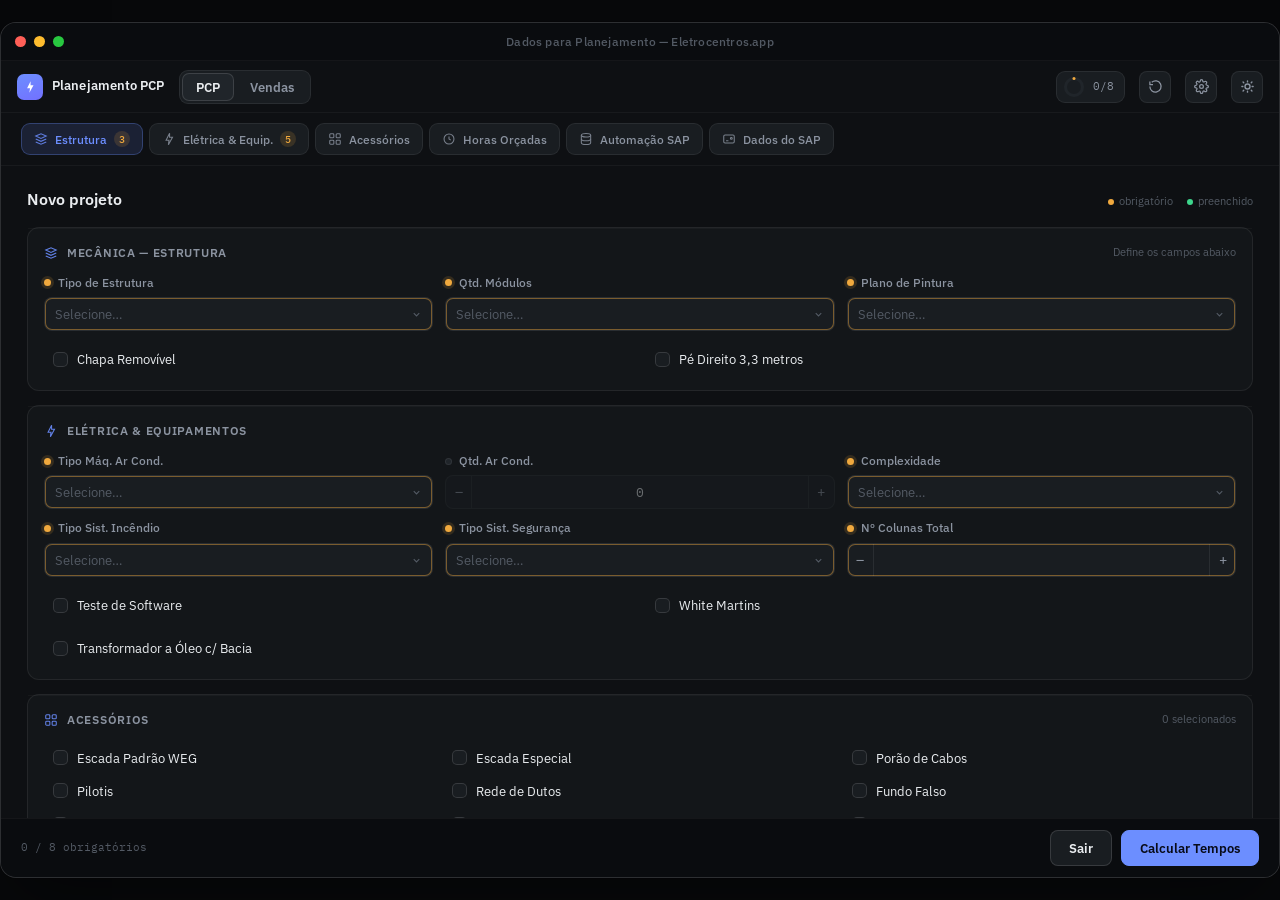
<file: docs/dados_planejamento.html>
<!DOCTYPE html>
<html lang="pt-BR" data-theme="dark">
<head>
<meta charset="UTF-8">
<meta name="viewport" content="width=device-width, initial-scale=1.0">
<title>Dados para Planejamento — Eletrocentros</title>
<link rel="preconnect" href="https://fonts.googleapis.com">
<link href="https://fonts.googleapis.com/css2?family=IBM+Plex+Sans:wght@400;500;600;700&family=IBM+Plex+Mono:wght@400;500;600&display=swap" rel="stylesheet">
<style>
  :root[data-theme="dark"]{
    --bg:#07080A;
    --shell:#0E1013;
    --sidebar:#0A0C0F;
    --panel:#131619;
    --panel-2:#191D21;
    --panel-3:#20252A;
    --border:rgba(255,255,255,.07);
    --border-strong:rgba(255,255,255,.13);
    --hairline:rgba(255,255,255,.045);
    --text:#EAEDF0;
    --text-dim:#8B93A0;
    --text-faint:#535A64;
    --accent:#6C8EFF;
    --accent-ink:#080B18;
    --accent-dim:rgba(108,142,255,.14);
    --amber:#F0A93E;
    --amber-dim:rgba(240,169,62,.15);
    --green:#3DD68C;
    --green-dim:rgba(61,214,140,.14);
    --red:#FF6B76;
    --red-dim:rgba(255,107,118,.13);
    --tl-red:#FF5F57; --tl-yellow:#FEBC2E; --tl-green:#28C840;
    --sheen: rgba(255,255,255,.03);
  }
  :root[data-theme="dim"]{
    --bg:#1B1E24;
    --shell:#1F232A;
    --sidebar:#1B1E24;
    --panel:#262A32;
    --panel-2:#2D323B;
    --panel-3:#343A44;
    --border:rgba(255,255,255,.08);
    --border-strong:rgba(255,255,255,.14);
    --hairline:rgba(255,255,255,.05);
    --text:#D7DBE0;
    --text-dim:#9BA3AF;
    --text-faint:#6B7280;
    --accent:#7C9CFF;
    --accent-ink:#12151C;
    --accent-dim:rgba(124,156,255,.16);
    --amber:#E8A94A;
    --amber-dim:rgba(232,169,74,.15);
    --green:#4FD69A;
    --green-dim:rgba(79,214,154,.15);
    --red:#FF7B85;
    --red-dim:rgba(255,123,133,.14);
    --tl-red:#FF5F57; --tl-yellow:#FEBC2E; --tl-green:#28C840;
    --sheen: rgba(255,255,255,.035);
  }
  :root[data-theme="light"]{
    --bg:#DEE2E7;
    --shell:#F4F5F7;
    --sidebar:#EBEDF0;
    --panel:#FFFFFF;
    --panel-2:#F2F3F5;
    --panel-3:#E7E9EC;
    --border:rgba(15,23,42,.09);
    --border-strong:rgba(15,23,42,.16);
    --hairline:rgba(15,23,42,.05);
    --text:#181B20;
    --text-dim:#5E6672;
    --text-faint:#959CA6;
    --accent:#3E5FD9;
    --accent-ink:#FFFFFF;
    --accent-dim:rgba(62,95,217,.10);
    --amber:#B06A05;
    --amber-dim:rgba(176,106,5,.12);
    --green:#12875A;
    --green-dim:rgba(18,135,90,.10);
    --red:#C7303F;
    --red-dim:rgba(199,48,63,.09);
    --tl-red:#FF5F57; --tl-yellow:#FEBC2E; --tl-green:#28C840;
    --sheen: rgba(255,255,255,.6);
  }

  *{box-sizing:border-box;}
  html,body{margin:0;padding:0;}
  body{
    background:var(--bg);
    color:var(--text);
    font-family:"IBM Plex Sans", system-ui, -apple-system, "Segoe UI", sans-serif;
    font-size:13.5px;
    line-height:1.45;
    -webkit-font-smoothing:antialiased;
  }
  .mono{font-family:"IBM Plex Mono","SFMono-Regular",ui-monospace,monospace;}
  svg{display:block;}
  ::selection{background:var(--accent-dim);}
  :focus-visible{outline:2px solid var(--accent); outline-offset:2px; border-radius:4px;}
  button{font-family:inherit;}

  /* ================= APP SHELL ================= */
  .app-shell{
    max-width:1360px;
    margin:22px auto;
    background:var(--shell);
    border:1px solid var(--border-strong);
    border-radius:16px;
    box-shadow:0 30px 60px -20px rgba(0,0,0,.5), 0 0 0 1px rgba(0,0,0,.2);
    overflow:hidden;
    display:flex;
    flex-direction:column;
    height:calc(100vh - 44px);
    min-height:640px;
  }

  /* ---- titlebar ---- */
  .titlebar{
    display:flex; align-items:center; justify-content:center; position:relative;
    height:38px; flex:none;
    background:var(--sidebar);
    border-bottom:1px solid var(--hairline);
    -webkit-app-region:drag;
  }
  .traffic{position:absolute; left:14px; display:flex; gap:8px;}
  .traffic i{width:11px; height:11px; border-radius:50%; display:block;}
  .traffic i:nth-child(1){background:var(--tl-red);}
  .traffic i:nth-child(2){background:var(--tl-yellow);}
  .traffic i:nth-child(3){background:var(--tl-green);}
  .titlebar-text{font-size:12px; color:var(--text-faint); font-weight:500; letter-spacing:.2px;}

  /* ---- toolbar ---- */
  .toolbar{
    display:flex; align-items:center; gap:14px;
    height:52px; flex:none; padding:0 16px;
    background:var(--shell);
    border-bottom:1px solid var(--hairline);
  }
  .brandmark{display:flex; align-items:center; gap:9px; flex:none;}
  .brandmark .mark{
    width:26px; height:26px; border-radius:7px;
    background:linear-gradient(160deg, var(--accent), color-mix(in srgb, var(--accent) 55%, #7A4CFF));
    display:flex; align-items:center; justify-content:center; flex:none;
  }
  .brandmark .mark svg{width:14px; height:14px;}
  .brandmark b{font-size:13px; font-weight:600; letter-spacing:.1px; white-space:nowrap;}

  .seg{display:flex; gap:2px; background:var(--panel-2); border:1px solid var(--border); border-radius:9px; padding:2px; flex:none;}
  .seg button{
    border:none; background:transparent; color:var(--text-dim);
    font-size:12.5px; font-weight:600; padding:6px 14px; border-radius:7px; cursor:pointer;
    transition:color .15s ease, background .15s ease;
  }
  .seg button.active{background:var(--panel-3); color:var(--text); box-shadow:inset 0 0 0 1px var(--border-strong);}
  .seg button:not(.active):hover{color:var(--text);}

  .toolbar-spacer{flex:1;}

  .icon-btn{
    width:32px; height:32px; border-radius:8px; flex:none;
    border:1px solid var(--border); background:var(--panel-2); color:var(--text-dim);
    display:flex; align-items:center; justify-content:center; cursor:pointer;
    transition:all .15s ease;
  }
  .icon-btn:hover{background:var(--panel-3); color:var(--text); border-color:var(--border-strong);}
  .icon-btn svg{width:15px; height:15px;}

  .ring-wrap{display:flex; align-items:center; gap:8px; padding:4px 10px 4px 6px; border:1px solid var(--border); background:var(--panel-2); border-radius:9px; flex:none;}
  .ring{width:22px; height:22px; transform:rotate(-90deg); flex:none;}
  .ring circle{fill:none; stroke-width:3;}
  .ring .track{stroke:var(--panel-3);}
  .ring .fill{stroke:var(--amber); stroke-linecap:round; transition:stroke-dasharray .3s ease, stroke .3s ease;}
  .ring-wrap.complete .fill{stroke:var(--green);}
  .ring-text{font-family:"IBM Plex Mono"; font-size:11px; color:var(--text-dim); white-space:nowrap;}

  .icon-btn.spin-on-hover:hover svg{animation:spin .6s linear;}
  @keyframes spin{ to{ transform:rotate(90deg); } }

  /* ================= SETTINGS MODAL ================= */
  .modal-overlay{
    position:fixed; inset:0; z-index:500;
    background:rgba(3,4,6,.6); backdrop-filter:blur(3px);
    display:none; align-items:center; justify-content:center; padding:24px;
  }
  .modal-overlay.open{display:flex;}
  .modal{
    width:100%; max-width:640px; max-height:82vh;
    background:var(--shell); border:1px solid var(--border-strong); border-radius:14px;
    box-shadow:0 30px 70px -20px rgba(0,0,0,.6);
    display:flex; flex-direction:column; overflow:hidden;
  }
  .modal-head{
    display:flex; align-items:center; gap:10px; padding:14px 16px;
    border-bottom:1px solid var(--hairline); flex:none;
  }
  .modal-head .mark{
    width:26px; height:26px; border-radius:7px; background:var(--panel-2); border:1px solid var(--border);
    display:flex; align-items:center; justify-content:center; color:var(--accent); flex:none;
  }
  .modal-head .mark svg{width:14px; height:14px;}
  .modal-head-text b{font-size:13px; font-weight:600; display:block;}
  .modal-head-text span{font-size:11px; color:var(--text-faint);}
  .modal-close{margin-left:auto;}

  .modal-tabs{display:flex; gap:4px; padding:10px 16px 0;}
  .modal-tab{
    border:none; background:transparent; color:var(--text-dim); cursor:pointer;
    font-size:12px; font-weight:600; padding:8px 4px; border-bottom:2px solid transparent;
  }
  .modal-tab.active{color:var(--accent); border-color:var(--accent);}

  .modal-body{flex:1; overflow-y:auto; padding:14px 16px 16px;}
  .modal-pane{display:none;}
  .modal-pane.active{display:block;}

  .cfg-row{display:flex; align-items:center; justify-content:space-between; gap:10px; padding:9px 2px; border-bottom:1px solid var(--hairline);}
  .cfg-row:last-child{border-bottom:none;}
  .cfg-row-label{display:flex; flex-direction:column; gap:2px; min-width:0;}
  .cfg-row-label b{font-size:12px; font-weight:500;}
  .cfg-row-label span{font-size:10.5px; color:var(--text-faint); font-family:"IBM Plex Mono";}
  .cfg-count{font-family:"IBM Plex Mono"; font-size:11px; color:var(--text-dim); background:var(--panel-2); border:1px solid var(--border); border-radius:99px; padding:3px 10px; flex:none;}

  .json-editor{
    width:100%; min-height:340px; resize:vertical;
    background:var(--panel-2); border:1px solid var(--border); border-radius:9px;
    color:var(--text); font-family:"IBM Plex Mono"; font-size:11.5px; line-height:1.6;
    padding:12px; outline:none; tab-size:2;
  }
  .json-editor:focus{border-color:var(--accent); box-shadow:0 0 0 3px var(--accent-dim);}
  .json-status{display:flex; align-items:center; gap:7px; font-size:11.5px; margin-top:9px; color:var(--text-dim);}
  .json-status .dot{width:7px; height:7px; border-radius:50%; background:var(--green); flex:none;}
  .json-status.err .dot{background:var(--red);}
  .json-status.err{color:var(--red);}

  .modal-foot{display:flex; align-items:center; justify-content:space-between; gap:10px; padding:12px 16px; border-top:1px solid var(--hairline); flex:none;}
  .modal-foot .left{display:flex; gap:8px;}

  /* ================= BODY ================= */
  .app-body{flex:1; display:flex; flex-direction:column; min-height:0;}

  /* ---- horizontal section nav (replaces sidebar) ---- */
  .section-nav{
    flex:none; display:flex; gap:6px; padding:10px 20px;
    background:var(--shell); border-bottom:1px solid var(--hairline);
    overflow-x:auto; scrollbar-width:none;
  }
  .section-nav::-webkit-scrollbar{display:none;}
  .snav-btn{
    display:flex; align-items:center; gap:7px; flex:none;
    padding:7px 12px; border-radius:9px; cursor:pointer;
    color:var(--text-dim); font-size:12px; font-weight:500;
    background:var(--panel-2); border:1px solid var(--border);
    transition:all .12s ease; white-space:nowrap;
  }
  .snav-btn svg{width:14px; height:14px; flex:none; opacity:.85;}
  .snav-btn:hover{color:var(--text); border-color:var(--border-strong);}
  .snav-btn.active{background:var(--accent-dim); color:var(--accent); border-color:color-mix(in srgb, var(--accent) 30%, transparent);}
  .snav-btn .n{
    font-family:"IBM Plex Mono"; font-size:10px;
    min-width:16px; height:16px; padding:0 4px; border-radius:99px; display:flex; align-items:center; justify-content:center;
    background:var(--amber-dim); color:var(--amber); flex:none;
  }
  .snav-btn.ok-badge .n{background:var(--green-dim); color:var(--green);}
  .snav-btn .n.zero{display:none;}

  /* ---- content ---- */
  .content{flex:1; overflow-y:auto; padding:22px 26px 40px;}
  .content-title{display:flex; align-items:baseline; justify-content:space-between; margin-bottom:16px; gap:12px; flex-wrap:wrap;}
  .content-title h1{font-size:16px; font-weight:600; margin:0;}
  .content-title .legend{display:flex; gap:14px; font-size:11px; color:var(--text-faint); align-items:center;}
  .legend .lg{display:inline-flex; align-items:center; gap:5px;}
  .legend .dot{width:6px; height:6px; border-radius:50%; display:inline-block;}
  .legend .dot.amber{background:var(--amber);}
  .legend .dot.green{background:var(--green);}

  .stack{display:flex; flex-direction:column; gap:14px;}

  section.pane{
    background:var(--panel);
    border:1px solid var(--border);
    border-radius:12px;
    padding:16px 16px 15px;
    position:relative;
    scroll-margin-top:14px;
    transition:border-color 0.4s ease, box-shadow 0.4s ease;
  }
  @keyframes paneHighlightPulse {
    0% { box-shadow: 0 0 0 3px color-mix(in srgb, var(--accent) 45%, transparent), 0 0 16px color-mix(in srgb, var(--accent) 25%, transparent); border-color: var(--accent); }
    40% { box-shadow: 0 0 0 5px color-mix(in srgb, var(--accent) 55%, transparent), 0 0 24px color-mix(in srgb, var(--accent) 35%, transparent); border-color: var(--accent); }
    100% { box-shadow: 0 0 0 0 transparent, 0 0 0 transparent; border-color: var(--border); }
  }
  section.pane.highlighted { animation: paneHighlightPulse 2s ease-in-out forwards; }
  section.pane::before{
    content:""; position:absolute; inset:0 0 auto 0; height:1px;
    background:var(--sheen); pointer-events:none;
  }
  section.pane.disabled{
    background:var(--panel);
  }
  section.pane.disabled .pane-body{opacity:.38; filter:saturate(.5);}
  section.pane.disabled input,
  section.pane.disabled .csel-btn,
  section.pane.disabled .check{pointer-events:none;}

  .pane-head{display:flex; align-items:center; justify-content:space-between; margin-bottom:13px; gap:10px;}
  .pane-title{display:flex; align-items:center; gap:9px; font-size:12px; font-weight:600; text-transform:uppercase; letter-spacing:.7px; color:var(--text-dim);}
  .pane-title svg{width:14px; height:14px; color:var(--accent); opacity:.9;}
  .pane-hint{font-size:11px; color:var(--text-faint); display:flex; align-items:center; gap:6px;}
  .pane-hint svg{width:12px; height:12px;}
  .lock-chip{
    display:flex; align-items:center; gap:5px; font-size:10.5px; color:var(--text-faint);
    background:var(--panel-2); border:1px solid var(--border); border-radius:99px; padding:3px 9px 3px 7px;
  }
  .lock-chip svg{width:10px; height:10px;}

  .row{display:grid; grid-template-columns:repeat(3,1fr); gap:11px 12px;}
  .row.c2{grid-template-columns:repeat(2,1fr);}
  .row.c4{grid-template-columns:repeat(4,1fr);}
  @media (max-width:680px){ .row, .row.c2, .row.c4{grid-template-columns:1fr 1fr;} }
  @media (max-width:460px){ .row, .row.c2, .row.c4{grid-template-columns:1fr;} }

  .field{display:flex; flex-direction:column; gap:6px; min-width:0;}
  .field-label{display:flex; align-items:center; gap:7px; font-size:11.5px; font-weight:500; color:var(--text-dim);}
  .field-label .txt{overflow:hidden; text-overflow:ellipsis; white-space:nowrap;}

  /* ---- base inputs (text only now; number replaced by stepper) ---- */
  .ipt{
    width:100%; background:var(--panel-2); border:1px solid var(--border); color:var(--text);
    border-radius:8px; padding:8px 10px; font-family:"IBM Plex Mono"; font-size:12px;
    outline:none; transition:border-color .15s ease, box-shadow .15s ease, background .15s ease;
  }
  .ipt::placeholder{color:var(--text-faint);}
  .ipt:focus{border-color:var(--accent); box-shadow:0 0 0 3px var(--accent-dim); background:var(--panel-3);}
  .ipt:disabled{opacity:.4; cursor:not-allowed;}
  .ipt[data-req="1"]:not(:disabled){box-shadow:inset 0 0 0 1px color-mix(in srgb, var(--amber) 45%, transparent);}
  .ipt[data-req="1"][data-filled="1"]:not(:disabled){box-shadow:inset 0 0 0 1px color-mix(in srgb, var(--green) 45%, transparent);}

  /* ================= CUSTOM SELECT ================= */
  .csel{position:relative;}
  .csel-btn{
    width:100%; display:flex; align-items:center; justify-content:space-between; gap:8px;
    background:var(--panel-2); border:1px solid var(--border); color:var(--text);
    border-radius:8px; padding:8px 10px; font-size:12.5px; font-family:inherit; cursor:pointer;
    transition:border-color .15s ease, box-shadow .15s ease, background .15s ease;
  }
  .csel-btn .lbl{overflow:hidden; text-overflow:ellipsis; white-space:nowrap; text-align:left;}
  .csel-btn .lbl.ph{color:var(--text-faint);}
  .csel-btn svg{width:11px; height:11px; flex:none; color:var(--text-faint); transition:transform .15s ease;}
  .csel.open .csel-btn svg{transform:rotate(180deg);}
  .csel-btn:hover{background:var(--panel-3);}
  .csel-btn:disabled{opacity:.4; cursor:not-allowed; pointer-events:none;}
  .csel[data-req="1"] .csel-btn{box-shadow:inset 0 0 0 1px color-mix(in srgb, var(--amber) 45%, transparent);}
  .csel[data-req="1"][data-filled="1"] .csel-btn{box-shadow:inset 0 0 0 1px color-mix(in srgb, var(--green) 45%, transparent);}
  .csel.open .csel-btn{border-color:var(--accent); box-shadow:0 0 0 3px var(--accent-dim);}

  .csel-panel{
    position:absolute; top:calc(100% + 6px); left:0; right:0; z-index:200;
    background:var(--panel-3); border:1px solid var(--border-strong); border-radius:10px;
    box-shadow:0 16px 32px -8px rgba(0,0,0,.55);
    padding:5px; max-height:240px; overflow-y:auto;
    display:none;
  }
  .csel.open .csel-panel{display:block;}
  .csel-opt{
    padding:7px 9px; border-radius:6px; font-size:12.5px; cursor:pointer; color:var(--text-dim);
    display:flex; align-items:center; justify-content:space-between; gap:8px;
  }
  .csel-opt:hover, .csel-opt.hl{background:var(--accent-dim); color:var(--text);}
  .csel-opt.sel{color:var(--accent); font-weight:600;}
  .csel-opt.sel svg{width:12px; height:12px;}
  .csel-opt svg{width:12px; height:12px; visibility:hidden;}
  .csel-opt.sel svg{visibility:visible;}

  /* ================= STEPPER (custom number) ================= */
  .stepper{display:flex; align-items:stretch; background:var(--panel-2); border:1px solid var(--border); border-radius:8px; overflow:hidden;}
  .stepper input{
    flex:1; min-width:0; border:none; background:transparent; color:var(--text); text-align:center;
    font-family:"IBM Plex Mono"; font-size:12.5px; padding:8px 4px; outline:none;
  }
  .stepper button{
    width:26px; flex:none; border:none; background:transparent; color:var(--text-dim); cursor:pointer;
    display:flex; align-items:center; justify-content:center; font-size:14px;
    transition:background .12s ease, color .12s ease;
  }
  .stepper button:hover{background:var(--panel-3); color:var(--text);}
  .stepper button:first-child{border-right:1px solid var(--border);}
  .stepper button:last-child{border-left:1px solid var(--border);}
  .stepper.disabled{opacity:.4; pointer-events:none;}
  .stepper[data-req="1"]{box-shadow:inset 0 0 0 1px color-mix(in srgb, var(--amber) 45%, transparent);}
  .stepper[data-req="1"][data-filled="1"]{box-shadow:inset 0 0 0 1px color-mix(in srgb, var(--green) 45%, transparent);}
  .stepper:focus-within{border-color:var(--accent); box-shadow:0 0 0 3px var(--accent-dim);}

  .unit-suffix{position:relative; flex:1; min-width:0;}
  .unit-suffix input{padding-right:22px;}
  .unit-suffix::after{content:"m"; position:absolute; right:8px; top:50%; transform:translateY(-50%); font-size:10.5px; color:var(--text-faint); font-family:"IBM Plex Mono"; pointer-events:none;}

  /* ---- LED ---- */
  .led{width:7px; height:7px; border-radius:50%; flex:none; background:var(--border); transition:all .15s ease;}
  .led.na{background:var(--panel-3); border:1px solid var(--border);}
  .led.req{background:var(--amber); box-shadow:0 0 0 3px var(--amber-dim); animation:pulse 1.8s ease-in-out infinite;}
  .led.ok{background:var(--green); box-shadow:0 0 0 3px var(--green-dim);}
  @keyframes pulse{0%,100%{box-shadow:0 0 0 2px var(--amber-dim);} 50%{box-shadow:0 0 0 4px var(--amber-dim);}}
  @media (prefers-reduced-motion: reduce){ .led.req{animation:none;} }

  /* ---- checkbox ---- */
  .check{display:flex; align-items:center; gap:9px; padding:7px 9px; border-radius:8px; cursor:pointer; font-size:12.5px; user-select:none;}
  .check:hover{background:var(--panel-2);}
  .check input{display:none;}
  .check .box{width:15px; height:15px; border-radius:5px; flex:none; border:1.5px solid var(--border-strong); background:var(--panel-2); display:flex; align-items:center; justify-content:center; transition:all .12s ease;}
  .check input:checked + .box{background:var(--accent); border-color:var(--accent);}
  .check .box svg{width:9px; height:9px; opacity:0; transform:scale(.5); transition:all .12s ease; color:var(--accent-ink);}
  .check input:checked + .box svg{opacity:1; transform:scale(1);}
  .check-grid{display:grid; grid-template-columns:repeat(3,1fr); gap:1px 6px;}
  @media (max-width:680px){ .check-grid{grid-template-columns:repeat(2,1fr);} }
  @media (max-width:460px){ .check-grid{grid-template-columns:1fr;} }

  /* ---- module table ---- */
  .mtable{border:1px solid var(--hairline); border-radius:9px; overflow:hidden; margin-top:12px;}
  .mtable .mhead, .mtable .mrow{display:grid; grid-template-columns:82px 1fr 12px 1fr; gap:9px; align-items:center; padding:7px 11px;}
  .mtable .mhead{font-size:10px; text-transform:uppercase; letter-spacing:.5px; color:var(--text-faint); background:var(--panel-2); border-bottom:1px solid var(--hairline);}
  .mtable .mrow{border-bottom:1px solid var(--hairline);}
  .mtable .mrow:last-child, .mtable .mrow.last-visible{border-bottom:none;}
  .mtable .mrow.locked{opacity:.32;}
  .mtable .mrow .mlabel{font-family:"IBM Plex Mono"; font-size:11.5px; color:var(--text-dim); display:flex; align-items:center; gap:8px;}
  .mtable .x{text-align:center; color:var(--text-faint); font-size:10.5px;}

  /* ---- warning ---- */
  .warn{display:none; align-items:flex-start; gap:9px; background:var(--red-dim); border:1px solid color-mix(in srgb, var(--red) 40%, var(--border)); color:var(--red); border-radius:9px; padding:9px 11px; font-size:11.5px; margin-top:11px;}
  .warn.show{display:flex;}
  .warn svg{flex:none; width:13px; height:13px; margin-top:1px;}

  /* ---- footer ---- */
  .app-footer{
    flex:none; display:flex; align-items:center; justify-content:space-between; gap:14px;
    padding:11px 20px; background:var(--sidebar); border-top:1px solid var(--hairline);
  }
  .footer-meta{font-family:"IBM Plex Mono"; font-size:11px; color:var(--text-faint);}
  .footer-btns{display:flex; gap:9px;}
  .btn{font-size:12.5px; font-weight:600; padding:9px 18px; border-radius:8px; cursor:pointer; border:1px solid var(--border-strong); background:var(--panel-2); color:var(--text); transition:all .15s ease;}
  .btn:hover{background:var(--panel-3);}
  .btn.primary{background:var(--accent); border-color:var(--accent); color:var(--accent-ink);}
  .btn.primary:hover{filter:brightness(1.1);}

  @media (prefers-reduced-motion: reduce){ *{animation-duration:.001ms !important; transition-duration:.001ms !important;} }

  /* ================= MOBILE: full-screen native app feel ================= */
  @media (max-width:700px){
    .app-shell{margin:0; border-radius:0; border:none; box-shadow:none; height:100vh;}
    .titlebar{display:none;}
    .toolbar{flex-wrap:wrap; row-gap:8px; padding:10px 12px;}
    .brandmark b{display:none;}
    .toolbar-spacer{flex-basis:100%; height:0; order:4;}
    .content{padding:16px 14px 28px;}
    .row, .row.c2, .row.c4{grid-template-columns:1fr 1fr;}
  }
  @media (max-width:460px){
    .row, .row.c2, .row.c4{grid-template-columns:1fr;}
    .app-footer{padding:10px 14px;}
    .footer-meta{display:none;}
    .footer-btns{width:100%;}
    .footer-btns .btn{flex:1;}
  }
</style>
</head>
<body>

<div class="app-shell">

  <div class="titlebar">
    <div class="traffic"><i></i><i></i><i></i></div>
    <div class="titlebar-text">Dados para Planejamento — Eletrocentros.app</div>
  </div>

  <div class="toolbar">
    <div class="brandmark">
      <span class="mark"><svg viewBox="0 0 24 24" fill="none"><path d="M13 2 7 14h5l-1 8 7-13h-5z" fill="white"/></svg></span>
      <b>Planejamento PCP</b>
    </div>
    <div class="seg" role="tablist">
      <button class="active" data-tab="pcp">PCP</button>
      <button data-tab="vendas">Vendas</button>
    </div>
    <div class="toolbar-spacer"></div>
    <div class="ring-wrap" id="ringWrap">
      <svg class="ring" viewBox="0 0 22 22"><circle class="track" cx="11" cy="11" r="8.5"/><circle class="fill" id="ringFill" cx="11" cy="11" r="8.5" stroke-dasharray="0 53.4"/></svg>
      <span class="ring-text" id="ringText">0/8</span>
    </div>
    <button class="icon-btn" id="btnCarregar" title="Carregar última execução">
      <svg viewBox="0 0 24 24" fill="none" stroke="currentColor" stroke-width="2"><path d="M3 12a9 9 0 1 0 3-6.7M3 4v5h5"/></svg>
    </button>
    <button class="icon-btn" id="btnSettings" title="Configurações (editar JSON)">
      <svg viewBox="0 0 24 24" fill="none" stroke="currentColor" stroke-width="2"><circle cx="12" cy="12" r="3"/><path d="M19.4 15a1.65 1.65 0 0 0 .33 1.82l.06.06a2 2 0 1 1-2.83 2.83l-.06-.06a1.65 1.65 0 0 0-1.82-.33 1.65 1.65 0 0 0-1 1.51V21a2 2 0 0 1-4 0v-.09A1.65 1.65 0 0 0 9 19.4a1.65 1.65 0 0 0-1.82.33l-.06.06a2 2 0 1 1-2.83-2.83l.06-.06A1.65 1.65 0 0 0 4.6 15a1.65 1.65 0 0 0-1.51-1H3a2 2 0 0 1 0-4h.09A1.65 1.65 0 0 0 4.6 9a1.65 1.65 0 0 0-.33-1.82l-.06-.06a2 2 0 1 1 2.83-2.83l.06.06A1.65 1.65 0 0 0 9 4.6a1.65 1.65 0 0 0 1-1.51V3a2 2 0 0 1 4 0v.09a1.65 1.65 0 0 0 1 1.51 1.65 1.65 0 0 0 1.82-.33l.06-.06a2 2 0 1 1 2.83 2.83l-.06.06A1.65 1.65 0 0 0 19.4 9a1.65 1.65 0 0 0 1.51 1H21a2 2 0 0 1 0 4h-.09a1.65 1.65 0 0 0-1.51 1Z"/></svg>
    </button>
    <button class="icon-btn" id="themeToggle" title="Alternar tema">
      <svg id="themeIcon" viewBox="0 0 24 24" fill="none" stroke="currentColor" stroke-width="2.2" stroke-linecap="round">
        <path d="M12 3v1.6M12 19.4V21M4.9 4.9l1.1 1.1M18 18l1.1 1.1M3 12h1.6M19.4 12H21M4.9 19.1l1.1-1.1M18 6l1.1-1.1"/>
        <circle cx="12" cy="12" r="4"/>
      </svg>
    </button>
  </div>

  <div class="app-body">

    <nav class="section-nav" id="sectionNav">
      <button class="snav-btn active" data-anchor="sec-estrutura">
        <svg viewBox="0 0 24 24" fill="none" stroke="currentColor" stroke-width="1.8"><path d="M3 7l9-4 9 4-9 4-9-4Z"/><path d="M3 12l9 4 9-4M3 17l9 4 9-4"/></svg>
        Estrutura<span class="n zero">0</span>
      </button>
      <button class="snav-btn" data-anchor="sec-eletrica">
        <svg viewBox="0 0 24 24" fill="none" stroke="currentColor" stroke-width="1.8"><path d="M13 2 7 14h5l-1 8 7-13h-5z"/></svg>
        Elétrica &amp; Equip.<span class="n zero">0</span>
      </button>
      <button class="snav-btn" data-anchor="sec-acessorios">
        <svg viewBox="0 0 24 24" fill="none" stroke="currentColor" stroke-width="1.8"><rect x="3" y="3" width="7" height="7" rx="1.5"/><rect x="14" y="3" width="7" height="7" rx="1.5"/><rect x="3" y="14" width="7" height="7" rx="1.5"/><rect x="14" y="14" width="7" height="7" rx="1.5"/></svg>
        Acessórios<span class="n zero">0</span>
      </button>
      <button class="snav-btn" data-anchor="sec-horas">
        <svg viewBox="0 0 24 24" fill="none" stroke="currentColor" stroke-width="1.8"><circle cx="12" cy="12" r="8.5"/><path d="M12 7.5V12l3 2"/></svg>
        Horas Orçadas<span class="n zero">0</span>
      </button>
      <button class="snav-btn" data-anchor="sec-sap">
        <svg viewBox="0 0 24 24" fill="none" stroke="currentColor" stroke-width="1.8"><ellipse cx="12" cy="5.5" rx="8" ry="3"/><path d="M4 5.5V12c0 1.7 3.6 3 8 3s8-1.3 8-3V5.5"/><path d="M4 12v6.5c0 1.7 3.6 3 8 3s8-1.3 8-3V12"/></svg>
        Automação SAP<span class="n zero">0</span>
      </button>
      <button class="snav-btn" data-anchor="sec-sapinfo">
        <svg viewBox="0 0 24 24" fill="none" stroke="currentColor" stroke-width="1.8"><rect x="3" y="5" width="18" height="14" rx="2.2"/><path d="M7 15h4M7 11.2h.01"/><circle cx="16" cy="11" r="1.6"/></svg>
        Dados do SAP<span class="n">0</span>
      </button>
    </nav>

    <div class="content" id="content">

      <div id="tab-pcp">
        <div class="content-title">
          <h1>Novo projeto</h1>
          <div class="legend">
            <span class="lg"><i class="dot amber"></i>obrigatório</span>
            <span class="lg"><i class="dot green"></i>preenchido</span>
          </div>
        </div>

        <div class="stack">

          <!-- ESTRUTURA -->
          <section class="pane" id="sec-estrutura">
            <div class="pane-head">
              <div class="pane-title">
                <svg viewBox="0 0 24 24" fill="none" stroke="currentColor" stroke-width="1.8"><path d="M3 7l9-4 9 4-9 4-9-4Z"/><path d="M3 12l9 4 9-4M3 17l9 4 9-4"/></svg>
                Mecânica — Estrutura
              </div>
              <div class="pane-hint">Define os campos abaixo</div>
            </div>
            <div class="pane-body">
              <div class="row">
                <div class="field">
                  <span class="field-label"><i class="led req" data-led="tipoestrutura"></i><span class="txt">Tipo de Estrutura</span></span>
                  <div class="csel" id="csel-tipoestrutura" data-req="1"></div>
                </div>
                <div class="field">
                  <span class="field-label"><i class="led req" data-led="nrmodulos"></i><span class="txt">Qtd. Módulos</span></span>
                  <div class="csel" id="csel-nrmodulos" data-req="1"></div>
                </div>
                <div class="field">
                  <span class="field-label"><i class="led req" data-led="planpin"></i><span class="txt">Plano de Pintura</span></span>
                  <div class="csel" id="csel-planpin" data-req="1"></div>
                </div>
              </div>

              <div id="modulesBlock">
                <div class="mtable">
                  <div class="mhead"><span>Módulo</span><span>Comprim.</span><span></span><span>Largura</span></div>
                  <div id="moduleRows"></div>
                </div>
              </div>

              <div class="warn" id="warnRoofTop1Mod">
                <svg viewBox="0 0 24 24" fill="none" stroke="currentColor" stroke-width="2.2"><path d="M12 9v4M12 17h.01M10.3 3.86 1.8 18a1.7 1.7 0 0 0 1.46 2.5h17.5a1.7 1.7 0 0 0 1.46-2.5L13.7 3.86a1.7 1.7 0 0 0-2.94 0Z"/></svg>
                <span>Ar-condicionado Roof Top exige casa de máquinas — selecione 2 ou mais módulos.</span>
              </div>

              <div class="row c2" style="margin-top:12px;">
                <label class="check"><input type="checkbox" id="chapaRemovivel"><span class="box"><svg viewBox="0 0 24 24" fill="none" stroke="currentColor" stroke-width="3"><path d="M4 12l5 5L20 6"/></svg></span>Chapa Removível</label>
                <label class="check"><input type="checkbox" id="peDireito"><span class="box"><svg viewBox="0 0 24 24" fill="none" stroke="currentColor" stroke-width="3"><path d="M4 12l5 5L20 6"/></svg></span>Pé Direito 3,3 metros</label>
              </div>
            </div>
          </section>

          <!-- ELÉTRICA & EQUIPAMENTOS -->
          <section class="pane" id="sec-eletrica">
            <div class="pane-head">
              <div class="pane-title">
                <svg viewBox="0 0 24 24" fill="none" stroke="currentColor" stroke-width="1.8"><path d="M13 2 7 14h5l-1 8 7-13h-5z"/></svg>
                Elétrica &amp; Equipamentos
              </div>
            </div>
            <div class="pane-body">
              <div class="row">
                <div class="field">
                  <span class="field-label"><i class="led req" data-led="tipomaq"></i><span class="txt">Tipo Máq. Ar Cond.</span></span>
                  <div class="csel" id="csel-tipomaq" data-req="1"></div>
                </div>
                <div class="field">
                  <span class="field-label"><i class="led na" data-led="qtdmaq"></i><span class="txt">Qtd. Ar Cond.</span></span>
                  <div class="stepper" id="stepper-qtdmaq">
                    <button type="button" class="dec">–</button>
                    <input type="text" inputmode="numeric" class="mono" id="qtdmaq" value="0" disabled>
                    <button type="button" class="inc">+</button>
                  </div>
                </div>
                <div class="field">
                  <span class="field-label"><i class="led req" data-led="complexidade"></i><span class="txt">Complexidade</span></span>
                  <div class="csel" id="csel-complexidade" data-req="1"></div>
                </div>
              </div>
              <div class="row" style="margin-top:11px;">
                <div class="field">
                  <span class="field-label"><i class="led req" data-led="incendio"></i><span class="txt">Tipo Sist. Incêndio</span></span>
                  <div class="csel" id="csel-incendio" data-req="1"></div>
                </div>
                <div class="field">
                  <span class="field-label"><i class="led req" data-led="seguranca"></i><span class="txt">Tipo Sist. Segurança</span></span>
                  <div class="csel" id="csel-seguranca" data-req="1"></div>
                </div>
                <div class="field">
                  <span class="field-label"><i class="led req" data-led="nrcolunas"></i><span class="txt">Nº Colunas Total</span></span>
                  <div class="stepper" id="stepper-nrcolunas" data-req="1">
                    <button type="button" class="dec">–</button>
                    <input type="text" inputmode="numeric" class="mono" id="nrcolunas" value="">
                    <button type="button" class="inc">+</button>
                  </div>
                </div>
              </div>
              <div class="row c2" style="margin-top:12px;">
                <label class="check"><input type="checkbox" id="testesw"><span class="box"><svg viewBox="0 0 24 24" fill="none" stroke="currentColor" stroke-width="3"><path d="M4 12l5 5L20 6"/></svg></span>Teste de Software</label>
                <label class="check"><input type="checkbox" id="whiteMartins"><span class="box"><svg viewBox="0 0 24 24" fill="none" stroke="currentColor" stroke-width="3"><path d="M4 12l5 5L20 6"/></svg></span>White Martins</label>
                <label class="check"><input type="checkbox" id="trafoOleo"><span class="box"><svg viewBox="0 0 24 24" fill="none" stroke="currentColor" stroke-width="3"><path d="M4 12l5 5L20 6"/></svg></span>Transformador a Óleo c/ Bacia</label>
              </div>
            </div>
          </section>

          <!-- ACESSÓRIOS -->
          <section class="pane" id="sec-acessorios">
            <div class="pane-head">
              <div class="pane-title">
                <svg viewBox="0 0 24 24" fill="none" stroke="currentColor" stroke-width="1.8"><rect x="3" y="3" width="7" height="7" rx="1.5"/><rect x="14" y="3" width="7" height="7" rx="1.5"/><rect x="3" y="14" width="7" height="7" rx="1.5"/><rect x="14" y="14" width="7" height="7" rx="1.5"/></svg>
                Acessórios
              </div>
              <div class="pane-hint" id="acessoriosCount">0 selecionados</div>
            </div>
            <div class="pane-body">
              <div class="check-grid">
                <label class="check"><input type="checkbox" class="acessorio"><span class="box"><svg viewBox="0 0 24 24" fill="none" stroke="currentColor" stroke-width="3"><path d="M4 12l5 5L20 6"/></svg></span>Escada Padrão WEG</label>
                <label class="check"><input type="checkbox" class="acessorio"><span class="box"><svg viewBox="0 0 24 24" fill="none" stroke="currentColor" stroke-width="3"><path d="M4 12l5 5L20 6"/></svg></span>Escada Especial</label>
                <label class="check"><input type="checkbox" class="acessorio"><span class="box"><svg viewBox="0 0 24 24" fill="none" stroke="currentColor" stroke-width="3"><path d="M4 12l5 5L20 6"/></svg></span>Porão de Cabos</label>
                <label class="check"><input type="checkbox" class="acessorio"><span class="box"><svg viewBox="0 0 24 24" fill="none" stroke="currentColor" stroke-width="3"><path d="M4 12l5 5L20 6"/></svg></span>Pilotis</label>
                <label class="check"><input type="checkbox" class="acessorio"><span class="box"><svg viewBox="0 0 24 24" fill="none" stroke="currentColor" stroke-width="3"><path d="M4 12l5 5L20 6"/></svg></span>Rede de Dutos</label>
                <label class="check"><input type="checkbox" class="acessorio"><span class="box"><svg viewBox="0 0 24 24" fill="none" stroke="currentColor" stroke-width="3"><path d="M4 12l5 5L20 6"/></svg></span>Fundo Falso</label>
                <label class="check"><input type="checkbox" class="acessorio"><span class="box"><svg viewBox="0 0 24 24" fill="none" stroke="currentColor" stroke-width="3"><path d="M4 12l5 5L20 6"/></svg></span>Dutos BWW</label>
                <label class="check"><input type="checkbox" class="acessorio"><span class="box"><svg viewBox="0 0 24 24" fill="none" stroke="currentColor" stroke-width="3"><path d="M4 12l5 5L20 6"/></svg></span>Calhas Pluviais</label>
                <label class="check"><input type="checkbox" class="acessorio"><span class="box"><svg viewBox="0 0 24 24" fill="none" stroke="currentColor" stroke-width="3"><path d="M4 12l5 5L20 6"/></svg></span>Dutos de Gases</label>
              </div>

              <div style="height:1px; background:var(--hairline); margin:14px 0;"></div>

              <div class="row c2">
                <div>
                  <div class="pane-hint" id="containerHint" style="margin-bottom:7px; display:flex; gap:6px; align-items:center;">
                    <svg viewBox="0 0 24 24" width="12" height="12" fill="none" stroke="currentColor" stroke-width="2"><rect x="2" y="7" width="20" height="10" rx="1.5"/><path d="M6 7V5h12v2M2 12h20"/></svg>
                    Container Marítimo — requer "Container Solar"
                  </div>
                  <label class="check"><input type="checkbox" id="progReles"><span class="box"><svg viewBox="0 0 24 24" fill="none" stroke="currentColor" stroke-width="3"><path d="M4 12l5 5L20 6"/></svg></span>Programação de Relés</label>
                  <label class="check"><input type="checkbox" id="diagBTI"><span class="box"><svg viewBox="0 0 24 24" fill="none" stroke="currentColor" stroke-width="3"><path d="M4 12l5 5L20 6"/></svg></span>Diagrama de Produção BTI</label>
                  <label class="check"><input type="checkbox" id="diagAgrup"><span class="box"><svg viewBox="0 0 24 24" fill="none" stroke="currentColor" stroke-width="3"><path d="M4 12l5 5L20 6"/></svg></span>Diagrama Agrupador</label>
                </div>
                <div>
                  <div class="pane-hint" style="margin-bottom:7px;">Fabricação — padrão 1306</div>
                  <label class="check"><input type="checkbox" id="fab1313"><span class="box"><svg viewBox="0 0 24 24" fill="none" stroke="currentColor" stroke-width="3"><path d="M4 12l5 5L20 6"/></svg></span>Usar fabricação 1313</label>
                  <label class="check"><input type="checkbox" id="itemFilho"><span class="box"><svg viewBox="0 0 24 24" fill="none" stroke="currentColor" stroke-width="3"><path d="M4 12l5 5L20 6"/></svg></span>Item Filho</label>
                  <label class="check"><input type="checkbox" id="semEngenharia"><span class="box"><svg viewBox="0 0 24 24" fill="none" stroke="currentColor" stroke-width="3"><path d="M4 12l5 5L20 6"/></svg></span>Sem Engenharia</label>
                </div>
              </div>
            </div>
          </section>

          <!-- HORAS ORÇADAS -->
          <section class="pane" id="sec-horas">
            <div class="pane-head">
              <div class="pane-title">
                <svg viewBox="0 0 24 24" fill="none" stroke="currentColor" stroke-width="1.8"><circle cx="12" cy="12" r="8.5"/><path d="M12 7.5V12l3 2"/></svg>
                Horas Orçadas
              </div>
            </div>
            <div class="pane-body">
              <div class="row">
                <div class="field">
                  <span class="field-label"><span class="txt">LOM — Layout p/ Aprovação</span></span>
                  <div class="stepper"><button type="button" class="dec">–</button><input type="text" inputmode="numeric" class="mono" id="horLOM" value=""><button type="button" class="inc">+</button></div>
                </div>
                <div class="field">
                  <span class="field-label"><span class="txt">EDF — Edificação</span></span>
                  <div class="stepper"><button type="button" class="dec">–</button><input type="text" inputmode="numeric" class="mono" id="horEDF" value=""><button type="button" class="inc">+</button></div>
                </div>
                <div class="field">
                  <span class="field-label"><span class="txt">INT — Interligações</span></span>
                  <div class="stepper"><button type="button" class="dec">–</button><input type="text" inputmode="numeric" class="mono" id="horINT" value=""><button type="button" class="inc">+</button></div>
                </div>
              </div>
            </div>
          </section>

          <!-- SAP AUTOMAÇÃO -->
          <section class="pane" id="sec-sap">
            <div class="pane-head">
              <div class="pane-title">
                <svg viewBox="0 0 24 24" fill="none" stroke="currentColor" stroke-width="1.8"><ellipse cx="12" cy="5.5" rx="8" ry="3"/><path d="M4 5.5V12c0 1.7 3.6 3 8 3s8-1.3 8-3V5.5"/><path d="M4 12v6.5c0 1.7 3.6 3 8 3s8-1.3 8-3V12"/></svg>
                Automação SAP
              </div>
              <div class="pane-hint">Executado após o cálculo de tempos</div>
            </div>
            <div class="pane-body">
              <div class="check-grid">
                <label class="check"><input type="checkbox" id="criarDRs"><span class="box"><svg viewBox="0 0 24 24" fill="none" stroke="currentColor" stroke-width="3"><path d="M4 12l5 5L20 6"/></svg></span>Criar DRs</label>
                <label class="check"><input type="checkbox" id="cpc47"><span class="box"><svg viewBox="0 0 24 24" fill="none" stroke="currentColor" stroke-width="3"><path d="M4 12l5 5L20 6"/></svg></span>CPC47</label>
                <label class="check"><input type="checkbox" id="solar"><span class="box"><svg viewBox="0 0 24 24" fill="none" stroke="currentColor" stroke-width="3"><path d="M4 12l5 5L20 6"/></svg></span>SOLAR</label>
                <label class="check"><input type="checkbox" id="planejar"><span class="box"><svg viewBox="0 0 24 24" fill="none" stroke="currentColor" stroke-width="3"><path d="M4 12l5 5L20 6"/></svg></span>Planejar</label>
                <label class="check"><input type="checkbox" id="camposUsuario"><span class="box"><svg viewBox="0 0 24 24" fill="none" stroke="currentColor" stroke-width="3"><path d="M4 12l5 5L20 6"/></svg></span>Campos usuário</label>
                <label class="check"><input type="checkbox" id="amarrarMaterial"><span class="box"><svg viewBox="0 0 24 24" fill="none" stroke="currentColor" stroke-width="3"><path d="M4 12l5 5L20 6"/></svg></span>Amarrar material</label>
              </div>
            </div>
          </section>

          <!-- SAP INFO -->
          <section class="pane disabled" id="sec-sapinfo">
            <div class="pane-head">
              <div class="pane-title">
                <svg viewBox="0 0 24 24" fill="none" stroke="currentColor" stroke-width="1.8"><rect x="3" y="5" width="18" height="14" rx="2.2"/><path d="M7 15h4M7 11.2h.01"/><circle cx="16" cy="11" r="1.6"/></svg>
                Dados do SAP
              </div>
              <div class="lock-chip" id="sapLockChip">
                <svg viewBox="0 0 24 24" fill="none" stroke="currentColor" stroke-width="2.2"><rect x="4.5" y="10.5" width="15" height="9" rx="1.6"/><path d="M8 10.5V7a4 4 0 0 1 8 0v3.5"/></svg>
                Marque uma automação
              </div>
            </div>
            <div class="pane-body">
              <div class="row">
                <div class="field">
                  <span class="field-label"><i class="led na" data-led="pep"></i><span class="txt">PEP</span></span>
                  <input type="text" id="pep" class="ipt" placeholder="XXX-XX-XXXXX-XXX" disabled>
                </div>
                <div class="field">
                  <span class="field-label"><i class="led na" data-led="cliente"></i><span class="txt">Cliente</span></span>
                  <input type="text" id="cliente" class="ipt" disabled>
                </div>
                <div class="field">
                  <span class="field-label"><i class="led na" data-led="planejadorSel"></i><span class="txt">Planejador</span></span>
                  <div class="csel" id="csel-planejadorSel"></div>
                </div>
              </div>
              <div class="row" style="margin-top:11px;">
                <div class="field">
                  <span class="field-label"><i class="led na" data-led="valorMec"></i><span class="txt">Valor Mecânica (R$)</span></span>
                  <input type="text" id="valorMec" class="ipt" placeholder="0,00" disabled>
                </div>
                <div class="field">
                  <span class="field-label"><i class="led na" data-led="valorEletr"></i><span class="txt">Valor Elétrica (R$)</span></span>
                  <input type="text" id="valorEletr" class="ipt" placeholder="0,00" disabled>
                </div>
                <div class="field">
                  <span class="field-label"><i class="led na" data-led="dataOV"></i><span class="txt">Data OV</span></span>
                  <input type="text" id="dataOV" class="ipt" placeholder="dd.mm.aaaa" disabled>
                </div>
              </div>
              <div class="row" style="margin-top:11px;">
                <div class="field">
                  <span class="field-label"><span class="txt">Nº / Item OV</span></span>
                  <div style="display:grid; grid-template-columns:2.4fr 1fr; gap:6px;">
                    <input type="text" id="nrOV" class="ipt" placeholder="Nº OV" disabled>
                    <input type="text" id="itemOV" class="ipt" placeholder="Item" disabled>
                  </div>
                </div>
                <div class="field">
                  <span class="field-label"><i class="led na" data-led="material"></i><span class="txt">Material</span></span>
                  <input type="text" id="material" class="ipt" disabled>
                </div>
                <div class="field">
                  <span class="field-label"><i class="led na" data-led="dataInicio"></i><span class="txt">Data Início Projeto</span></span>
                  <input type="text" id="dataInicio" class="ipt" placeholder="dd.mm.aaaa" disabled>
                </div>
              </div>
              <div class="row" style="margin-top:11px;">
                <div class="field"><span class="field-label"><span class="txt">Material MEC</span></span><input type="text" id="materialMec" class="ipt" disabled></div>
                <div class="field"><span class="field-label"><span class="txt">Material ELE</span></span><input type="text" id="materialEle" class="ipt" disabled></div>
                <div class="field"><span class="field-label"><span class="txt">Material Avó</span></span><input type="text" id="materialAvo" class="ipt" disabled></div>
              </div>
              <div class="warn" id="warnPep">
                <svg viewBox="0 0 24 24" fill="none" stroke="currentColor" stroke-width="2.2"><path d="M12 9v4M12 17h.01M10.3 3.86 1.8 18a1.7 1.7 0 0 0 1.46 2.5h17.5a1.7 1.7 0 0 0 1.46-2.5L13.7 3.86a1.7 1.7 0 0 0-2.94 0Z"/></svg>
                <span>PEP é obrigatório quando qualquer automação SAP está marcada.</span>
              </div>
            </div>
          </section>

        </div>
      </div>

      <div id="tab-vendas" style="display:none;">
        <div class="content-title"><h1>Aba Vendas</h1></div>
        <section class="pane">
          <div class="pane-body" style="text-align:center; padding:36px 12px; color:var(--text-dim); font-size:12.5px;">
            O formulário original possui uma segunda aba (TabStrip) para o fluxo comercial, com código VBA não
            documentado nesta prova de conceito — layout/lógica a levantar a partir do <span class="mono">TabStrip1_Change</span>.
          </div>
        </section>
      </div>

    </div>
  </div>

  <div class="app-footer">
    <span class="footer-meta" id="footerMeta">0 / 8 obrigatórios</span>
    <div class="footer-btns">
      <button class="btn" id="btnSair">Sair</button>
      <button class="btn primary" id="btnOk">Calcular Tempos</button>
    </div>
  </div>

</div>

<!-- ================= SETTINGS MODAL ================= -->
<div class="modal-overlay" id="settingsOverlay">
  <div class="modal">
    <div class="modal-head">
      <span class="mark"><svg viewBox="0 0 24 24" fill="none" stroke="currentColor" stroke-width="2"><circle cx="12" cy="12" r="3"/><path d="M19.4 15a1.65 1.65 0 0 0 .33 1.82l.06.06a2 2 0 1 1-2.83 2.83l-.06-.06a1.65 1.65 0 0 0-1.82-.33 1.65 1.65 0 0 0-1 1.51V21a2 2 0 0 1-4 0v-.09A1.65 1.65 0 0 0 9 19.4a1.65 1.65 0 0 0-1.82.33l-.06.06a2 2 0 1 1-2.83-2.83l.06-.06A1.65 1.65 0 0 0 4.6 15a1.65 1.65 0 0 0-1.51-1H3a2 2 0 0 1 0-4h.09A1.65 1.65 0 0 0 4.6 9a1.65 1.65 0 0 0-.33-1.82l-.06-.06a2 2 0 1 1 2.83-2.83l.06.06A1.65 1.65 0 0 0 9 4.6a1.65 1.65 0 0 0 1-1.51V3a2 2 0 0 1 4 0v.09a1.65 1.65 0 0 0 1 1.51 1.65 1.65 0 0 0 1.82-.33l.06-.06a2 2 0 1 1 2.83 2.83l-.06.06A1.65 1.65 0 0 0 19.4 9a1.65 1.65 0 0 0 1.51 1H21a2 2 0 0 1 0 4h-.09a1.65 1.65 0 0 0-1.51 1Z"/></svg></span>
      <div class="modal-head-text">
        <b>Configurações do formulário</b>
        <span>Editado a partir de config.json — nada aqui é hardcoded</span>
      </div>
      <button class="icon-btn modal-close" id="btnCloseSettings"><svg viewBox="0 0 24 24" fill="none" stroke="currentColor" stroke-width="2.2"><path d="M6 6l12 12M18 6L6 18"/></svg></button>
    </div>
    <div class="modal-tabs">
      <button class="modal-tab active" data-pane="pane-listas">Listas</button>
      <button class="modal-tab" data-pane="pane-json">Editor JSON</button>
    </div>
    <div class="modal-body">
      <div class="modal-pane active" id="pane-listas">
        <div id="cfgRows"></div>
      </div>
      <div class="modal-pane" id="pane-json">
        <textarea class="json-editor mono" id="jsonEditor" spellcheck="false"></textarea>
        <div class="json-status" id="jsonStatus"><span class="dot"></span><span id="jsonStatusText">JSON válido</span></div>
      </div>
    </div>
    <div class="modal-foot">
      <div class="left">
        <button class="btn" id="btnRestoreDefault">Restaurar padrão</button>
        <button class="btn" id="btnDownloadJson">Baixar .json</button>
      </div>
      <button class="btn primary" id="btnApplyConfig">Aplicar alterações</button>
    </div>
  </div>
</div>

<script>
(function(){
  "use strict";
  var $ = function(id){ return document.getElementById(id); };

  /* ---------------- THEME ---------------- */
  var root = document.documentElement;
  $('themeToggle').addEventListener('click', function(){
    root.setAttribute('data-theme', root.getAttribute('data-theme') === 'dark' ? 'light' : 'dark');
  });

  /* ---------------- TABS ---------------- */
  document.querySelectorAll('.seg button').forEach(function(btn){
    btn.addEventListener('click', function(){
      document.querySelectorAll('.seg button').forEach(function(b){ b.classList.remove('active'); });
      btn.classList.add('active');
      $('tab-pcp').style.display = btn.dataset.tab === 'pcp' ? '' : 'none';
      $('tab-vendas').style.display = btn.dataset.tab === 'vendas' ? '' : 'none';
    });
  });

  /* ---------------- SECTION NAV (horizontal) ---------------- */
  var snavBtns = document.querySelectorAll('.snav-btn');
  snavBtns.forEach(function(link){
    link.addEventListener('click', function(){
      var el = document.getElementById(link.dataset.anchor);
      if (el) {
        el.scrollIntoView({behavior:'smooth', block:'start'});
        document.querySelectorAll('section.pane.highlighted').forEach(function(p){ p.classList.remove('highlighted'); });
        void el.offsetWidth;
        el.classList.add('highlighted');
        setTimeout(function(){ el.classList.remove('highlighted'); }, 2000);
      }
    });
  });
  var sections = Array.prototype.map.call(snavBtns, function(l){ return document.getElementById(l.dataset.anchor); });
  var content = $('content');
  if ('IntersectionObserver' in window){
    var io = new IntersectionObserver(function(entries){
      entries.forEach(function(entry){
        if (entry.isIntersecting){
          var id = entry.target.id;
          snavBtns.forEach(function(l){ l.classList.toggle('active', l.dataset.anchor === id); });
        }
      });
    }, {root: content, rootMargin:'-10% 0px -75% 0px', threshold:0});
    sections.forEach(function(s){ if (s) io.observe(s); });
  }

  /* ---------------- CONFIG (this is the config.json) ---------------- */
  var DEFAULT_CONFIG = {
    listas: {
      tipoestrutura: ['Móvel','Semimóvel','Modular','Fixo','Embarcado','Container Solar','Skid (mecânica)','Skid (com elétrica)','Pilotis','ESSW (mecânica)','ESSW (elétrica)','Serviço Engenharia'],
      planpin: ['WAU-ELETRO-08','WAU-ELETRO-09','WAU-ELETRO-04','Não aplicável'],
      tipomaq: ['Split','Wall Mounted','Roof Top','Não possui','Não aplicável'],
      incendio: ['Com combate','Com instalações','Somente infra','Não aplicável'],
      seguranca: ['CFTV','Controle Acesso','CFTV + Controle Acesso','Não possui','Não aplicável'],
      complexidade: ['Simples','Médio','Complexo','Não aplicável'],
      planejadorSel: ['MAGLIONI','MAURICIOFA','CAMILARM']
    },
    regras: {
      estruturasSemModulo: ['Container Solar','Skid (mecânica)','Skid (com elétrica)','Pilotis','ESSW (mecânica)','ESSW (elétrica)','Serviço Engenharia'],
      estruturasSemValorMec: ['ESSW (elétrica)','Serviço Engenharia'],
      estruturasSemValorEletr: ['ESSW (mecânica)','Pilotis','Skid (mecânica)']
    }
  };
  var CONFIG = JSON.parse(JSON.stringify(DEFAULT_CONFIG));

  /* ---------------- CUSTOM SELECT COMPONENT ---------------- */
  var SELECTS = {}; // id -> {value, required, options:[{value,label}]}

  function buildSelect(containerId, dataId, options, opts){
    opts = opts || {};
    var container = $(containerId);
    container.innerHTML =
      '<button type="button" class="csel-btn"><span class="lbl ph">'+(opts.placeholder || 'Selecione…')+'</span>'+
      '<svg viewBox="0 0 24 24" fill="none" stroke="currentColor" stroke-width="2.4"><path d="M6 9l6 6 6-6"/></svg></button>'+
      '<div class="csel-panel" role="listbox"></div>';
    var panel = container.querySelector('.csel-panel');
    var btn = container.querySelector('.csel-btn');
    var placeholder = opts.placeholder || 'Selecione…';

    var allOpts = [{value:'', label:placeholder}].concat(options.map(function(o){
      return typeof o === 'string' ? {value:o, label:o} : o;
    }));

    allOpts.forEach(function(o){
      var row = document.createElement('div');
      row.className = 'csel-opt';
      row.dataset.value = o.value;
      row.setAttribute('role','option');
      row.innerHTML = '<span>'+o.label+'</span><svg viewBox="0 0 24 24" fill="none" stroke="currentColor" stroke-width="3"><path d="M4 12l5 5L20 6"/></svg>';
      row.addEventListener('click', function(){
        setSelectValue(dataId, o.value);
        closeAll();
      });
      panel.appendChild(row);
    });

    btn.addEventListener('click', function(e){
      e.stopPropagation();
      var wasOpen = container.classList.contains('open');
      closeAll();
      if (!wasOpen && !btn.disabled) container.classList.add('open');
    });

    SELECTS[dataId] = {value:'', options:allOpts, container:container, disabled:false, placeholder:placeholder};
  }

  function closeAll(){
    document.querySelectorAll('.csel.open').forEach(function(c){ c.classList.remove('open'); });
  }
  document.addEventListener('click', closeAll);

  function setSelectValue(id, val){
    var s = SELECTS[id];
    if (!s) return;
    s.value = val;
    var lbl = s.container.querySelector('.lbl');
    var found = s.options.find(function(o){ return o.value === val; });
    lbl.textContent = found ? found.label : s.placeholder;
    lbl.classList.toggle('ph', val === '');
    s.container.querySelectorAll('.csel-opt').forEach(function(row){
      row.classList.toggle('sel', row.dataset.value === val);
    });
    recompute();
  }

  function selVal(id){ return SELECTS[id] ? SELECTS[id].value : ''; }

  function selDisable(id, disabled){
    var s = SELECTS[id];
    if (!s) return;
    s.disabled = disabled;
    s.container.querySelector('.csel-btn').disabled = disabled;
    if (disabled) s.container.classList.remove('open');
  }

  /* build all selects — driven entirely by CONFIG.listas */
  function buildAllSelectsFromConfig(){
    buildSelect('csel-tipoestrutura', 'tipoestrutura', CONFIG.listas.tipoestrutura);
    buildSelect('csel-nrmodulos', 'nrmodulos', [
      {value:'1', label:'1 Módulo'},{value:'2', label:'2 Módulos'},{value:'3', label:'3 Módulos'},{value:'4', label:'4 Módulos'},
      {value:'5', label:'5 Módulos'},{value:'6', label:'6 Módulos'},{value:'7', label:'7 Módulos'},{value:'8', label:'8 Módulos'}
    ]);
    buildSelect('csel-planpin', 'planpin', CONFIG.listas.planpin);
    buildSelect('csel-tipomaq', 'tipomaq', CONFIG.listas.tipomaq);
    buildSelect('csel-incendio', 'incendio', CONFIG.listas.incendio);
    buildSelect('csel-seguranca', 'seguranca', CONFIG.listas.seguranca);
    buildSelect('csel-complexidade', 'complexidade', CONFIG.listas.complexidade);
    buildSelect('csel-planejadorSel', 'planejadorSel', CONFIG.listas.planejadorSel);
  }
  buildAllSelectsFromConfig();

  /* ---------------- STEPPERS ---------------- */
  document.querySelectorAll('.stepper').forEach(function(st){
    var input = st.querySelector('input');
    var dec = st.querySelector('.dec');
    var inc = st.querySelector('.inc');
    function step(delta){
      if (input.disabled) return;
      var v = parseInt(input.value || '0', 10);
      if (isNaN(v)) v = 0;
      v = Math.max(0, v + delta);
      input.value = v;
      input.dispatchEvent(new Event('input', {bubbles:true}));
    }
    dec.addEventListener('click', function(){ step(-1); });
    inc.addEventListener('click', function(){ step(1); });
    input.addEventListener('input', function(){
      input.value = input.value.replace(/[^0-9]/g, '');
    });
  });

  /* ---------------- MODULE ROWS ---------------- */
  var moduleRowsEl = $('moduleRows');
  var moduleInputs = [];
  for (var i = 1; i <= 8; i++){
    var row = document.createElement('div');
    row.className = 'mrow locked';
    row.innerHTML =
      '<span class="mlabel"><i class="led na" data-led="mod'+i+'"></i>Módulo '+i+'</span>'+
      '<span class="unit-suffix"><input type="text" inputmode="decimal" class="ipt mono mod-comp" placeholder="0,00"></span>'+
      '<span class="x">×</span>'+
      '<span class="unit-suffix"><input type="text" inputmode="decimal" class="ipt mono mod-larg" placeholder="0,00"></span>';
    moduleRowsEl.appendChild(row);
    moduleInputs.push(row);
  }

  /* ---------------- RULE ENGINE (reads live from CONFIG.regras) ---------------- */

  function setLed(name, state){
    document.querySelectorAll('[data-led="'+name+'"]').forEach(function(el){
      el.classList.remove('na','req','ok'); el.classList.add(state);
    });
  }
  function isFilledEl(el){
    if (!el) return false;
    if (el.type === 'checkbox') return el.checked;
    return String(el.value || '').trim() !== '';
  }

  var reqTotal = 0, reqDone = 0;
  var secCount = {}; // anchor id -> pending count

  function track(section, pending){
    if (pending === null || pending === undefined) return;
    reqTotal += 1;
    if (!pending) reqDone += 1;
    secCount[section] = (secCount[section] || 0) + (pending ? 1 : 0);
  }

  function applyInput(section, id, required, applicable){
    var el = $(id);
    if (!el) return;
    el.disabled = !applicable;
    var wrap = el.closest('.stepper');
    if (wrap) wrap.classList.toggle('disabled', !applicable);
    var field = el.closest('.field');
    if (field && section === 'sec-sapinfo') {
      field.style.display = applicable ? '' : 'none';
    }
    if (!applicable){ setLed(id, 'na'); if (wrap) wrap.removeAttribute('data-req'); el.removeAttribute('data-req'); return; }
    var filled = isFilledEl(el);
    el.dataset.req = required ? '1' : '0';
    el.dataset.filled = filled ? '1' : '0';
    if (wrap){ wrap.dataset.req = required ? '1':'0'; wrap.dataset.filled = filled?'1':'0'; }
    setLed(id, required ? (filled ? 'ok' : 'req') : (filled ? 'ok' : 'na'));
    if (required) track(section, !filled);
  }

  function applySelect(section, id, required, applicable){
    selDisable(id, !applicable);
    var container = SELECTS[id].container;
    var field = container.closest('.field');
    if (field && section === 'sec-sapinfo') {
      field.style.display = applicable ? '' : 'none';
    }
    if (!applicable){ setLed(id, 'na'); container.removeAttribute('data-req'); return; }
    var filled = selVal(id) !== '';
    container.dataset.req = required ? '1' : '0';
    container.dataset.filled = filled ? '1' : '0';
    setLed(id, required ? (filled ? 'ok' : 'req') : (filled ? 'ok' : 'na'));
    if (required) track(section, !filled);
  }

  function recompute(){
    reqTotal = 0; reqDone = 0; secCount = {};

    var tipo = selVal('tipoestrutura');
    var nrmod = parseInt(selVal('nrmodulos') || '0', 10);
    var temModulos = tipo !== '' && CONFIG.regras.estruturasSemModulo.indexOf(tipo) === -1;

    applySelect('sec-estrutura', 'tipoestrutura', true, true);
    applySelect('sec-estrutura', 'nrmodulos', true, true);
    applySelect('sec-estrutura', 'planpin', true, true);

    var expandirModulos = temModulos && nrmod > 0;
    $('modulesBlock').style.display = expandirModulos ? '' : 'none';
    moduleInputs.forEach(function(row, i0){
      var idx = i0 + 1;
      var active = expandirModulos && idx <= nrmod;
      row.style.display = active ? '' : 'none';
      row.classList.toggle('locked', !active);
      row.classList.toggle('last-visible', active && idx === nrmod);
      var comp = row.querySelector('.mod-comp');
      var larg = row.querySelector('.mod-larg');
      comp.disabled = !active; larg.disabled = !active;
      var filled = active && comp.value.trim() !== '' && larg.value.trim() !== '';
      setLed('mod'+idx, !active ? 'na' : (filled ? 'ok' : 'req'));
      if (active) track('sec-estrutura', !filled);
    });

    var roofTop1 = selVal('tipomaq') === 'Roof Top' && nrmod === 1 && temModulos;
    $('warnRoofTop1Mod').classList.toggle('show', roofTop1);

    var tipomaqVal = selVal('tipomaq');
    var maqAtiva = tipomaqVal !== '' && tipomaqVal !== 'Não possui' && tipomaqVal !== 'Não aplicável';
    applySelect('sec-eletrica', 'tipomaq', true, true);
    applyInput('sec-eletrica', 'qtdmaq', true, maqAtiva);
    applySelect('sec-eletrica', 'incendio', true, true);
    applySelect('sec-eletrica', 'seguranca', true, true);
    applySelect('sec-eletrica', 'complexidade', true, true);
    applyInput('sec-eletrica', 'nrcolunas', true, true);

    var isContainer = tipo === 'Container Solar';
    $('containerHint').style.opacity = isContainer ? '1' : '.55';

    var anySap = $('criarDRs').checked ||
      ($('cpc47') && $('cpc47').checked) ||
      ($('solar') && $('solar').checked) ||
      $('planejar').checked ||
      $('camposUsuario').checked ||
      $('amarrarMaterial').checked;

    var sapSection = $('sec-sapinfo');
    if (sapSection) {
      sapSection.style.display = anySap ? '' : 'none';
      sapSection.classList.toggle('disabled', !anySap);
    }
    $('sapLockChip').style.display = anySap ? 'none' : 'flex';
    $('warnPep').classList.toggle('show', anySap && !isFilledEl($('pep')));

    var hasCamposUser = $('camposUsuario').checked;
    var hasPlanejar = $('planejar').checked;
    var hasAmarrar = $('amarrarMaterial').checked;

    applyInput('sec-sapinfo', 'pep', anySap, anySap);
    applyInput('sec-sapinfo', 'cliente', hasCamposUser, hasCamposUser);
    applySelect('sec-sapinfo', 'planejadorSel', hasCamposUser, hasCamposUser);
    applyInput('sec-sapinfo', 'dataOV', hasCamposUser, hasCamposUser);
    applyInput('sec-sapinfo', 'valorMec', hasCamposUser && CONFIG.regras.estruturasSemValorMec.indexOf(tipo) === -1, hasCamposUser);
    applyInput('sec-sapinfo', 'valorEletr', hasCamposUser && CONFIG.regras.estruturasSemValorEletr.indexOf(tipo) === -1, hasCamposUser);
    applyInput('sec-sapinfo', 'dataInicio', hasPlanejar, hasPlanejar);
    applyInput('sec-sapinfo', 'material', hasAmarrar && tipo !== 'Serviço Engenharia', hasAmarrar);

    ['nrOV', 'itemOV'].forEach(function(id){
      var el = $(id);
      if (el) {
        el.disabled = !hasCamposUser;
        var f = el.closest('.field');
        if (f) f.style.display = hasCamposUser ? '' : 'none';
      }
    });

    ['materialMec','materialEle','materialAvo'].forEach(function(id){
      var el = $(id);
      if (el) {
        el.disabled = !hasAmarrar;
        var f = el.closest('.field');
        if (f) f.style.display = hasAmarrar ? '' : 'none';
      }
    });

    if (sapSection) {
      sapSection.querySelectorAll('.row').forEach(function (r) {
        var visibleChildren = Array.from(r.children).filter(function (child) {
          return child.style.display !== 'none';
        });
        r.style.display = visibleChildren.length > 0 ? '' : 'none';
      });
    }

    var acCount = document.querySelectorAll('.acessorio:checked').length;
    $('acessoriosCount').textContent = acCount + ' selecionado' + (acCount === 1 ? '' : 's');

    /* section-nav badges */
    snavBtns.forEach(function(link){
      var n = secCount[link.dataset.anchor] || 0;
      var badge = link.querySelector('.n');
      badge.textContent = n;
      badge.classList.toggle('zero', n === 0);
      link.classList.toggle('ok-badge', n === 0);
    });

    /* header ring + footer */
    var pct = reqTotal ? reqDone / reqTotal : 0;
    var circumference = 2 * Math.PI * 8.5;
    $('ringFill').setAttribute('stroke-dasharray', (circumference*pct).toFixed(1) + ' ' + circumference.toFixed(1));
    $('ringText').textContent = reqDone + '/' + reqTotal;
    $('ringWrap').classList.toggle('complete', reqTotal > 0 && reqDone === reqTotal);
    $('footerMeta').textContent = reqDone + ' / ' + reqTotal + ' obrigatórios';
  }

  document.querySelectorAll('input, .acessorio').forEach(function(el){
    el.addEventListener('input', recompute);
    el.addEventListener('change', recompute);
  });

  recompute();

  /* ---------------- FOOTER ACTIONS (demo) ---------------- */
  $('btnOk').addEventListener('click', function(){
    recompute();
    if (reqDone < reqTotal){
      alert('Existem ' + (reqTotal - reqDone) + ' campo(s) obrigatório(s) pendente(s). Verifique os indicadores âmbar.');
    } else {
      alert('Prova de conceito de layout — sem motor de cálculo conectado nesta tela.');
    }
  });
  $('btnSair').addEventListener('click', function(){
    confirm('Sair sem salvar as alterações desta sessão?');
  });
  $('btnCarregar').addEventListener('click', function(){
    alert('Em produção: restaura os valores salvos na última execução (equivalente a set_controlStatus/FieldValues).');
  });

  /* ---------------- SETTINGS MODAL (edit config.json without touching the file) ---------------- */
  var LIST_LABELS = {
    tipoestrutura: 'Tipo de Estrutura',
    planpin: 'Plano de Pintura',
    tipomaq: 'Tipo Máq. Ar Condicionado',
    incendio: 'Tipo Sist. Incêndio',
    seguranca: 'Tipo Sist. Segurança',
    complexidade: 'Complexidade',
    planejadorSel: 'Planejador'
  };

  var overlay = $('settingsOverlay');
  var jsonEditor = $('jsonEditor');
  var jsonStatus = $('jsonStatus');
  var jsonStatusText = $('jsonStatusText');

  function renderCfgRows(){
    var wrap = $('cfgRows');
    wrap.innerHTML = '';
    Object.keys(CONFIG.listas).forEach(function(key){
      var items = CONFIG.listas[key];
      var row = document.createElement('div');
      row.className = 'cfg-row';
      row.innerHTML =
        '<div class="cfg-row-label"><b>'+(LIST_LABELS[key] || key)+'</b><span>listas.'+key+'</span></div>'+
        '<span class="cfg-count">'+items.length+' itens</span>';
      wrap.appendChild(row);
    });
  }

  function validateJson(){
    try{
      var parsed = JSON.parse(jsonEditor.value);
      if (!parsed.listas || !parsed.regras) throw new Error('Faltam as chaves "listas" e/ou "regras"');
      jsonStatus.classList.remove('err');
      jsonStatusText.textContent = 'JSON válido';
      return parsed;
    }catch(e){
      jsonStatus.classList.add('err');
      jsonStatusText.textContent = 'Erro: ' + e.message;
      return null;
    }
  }

  function openSettings(){
    renderCfgRows();
    jsonEditor.value = JSON.stringify(CONFIG, null, 2);
    validateJson();
    overlay.classList.add('open');
  }
  function closeSettings(){ overlay.classList.remove('open'); }

  $('btnSettings').addEventListener('click', openSettings);
  $('btnCloseSettings').addEventListener('click', closeSettings);
  overlay.addEventListener('click', function(e){ if (e.target === overlay) closeSettings(); });
  document.addEventListener('keydown', function(e){ if (e.key === 'Escape') closeSettings(); });

  document.querySelectorAll('.modal-tab').forEach(function(tab){
    tab.addEventListener('click', function(){
      document.querySelectorAll('.modal-tab').forEach(function(t){ t.classList.remove('active'); });
      document.querySelectorAll('.modal-pane').forEach(function(p){ p.classList.remove('active'); });
      tab.classList.add('active');
      $(tab.dataset.pane).classList.add('active');
    });
  });

  jsonEditor.addEventListener('input', validateJson);

  $('btnApplyConfig').addEventListener('click', function(){
    var parsed = validateJson();
    if (!parsed) return;
    // preserve current selections where the value still exists in the new lists
    var previous = {};
    Object.keys(SELECTS).forEach(function(id){ previous[id] = selVal(id); });

    CONFIG = parsed;
    buildAllSelectsFromConfig();

    Object.keys(previous).forEach(function(id){
      var s = SELECTS[id];
      if (!s) return;
      var stillExists = s.options.some(function(o){ return o.value === previous[id]; });
      if (stillExists) setSelectValue(id, previous[id]);
    });

    renderCfgRows();
    recompute();
    closeSettings();
  });

  $('btnDownloadJson').addEventListener('click', function(){
    var blob = new Blob([JSON.stringify(CONFIG, null, 2)], {type:'application/json'});
    var url = URL.createObjectURL(blob);
    var a = document.createElement('a');
    a.href = url; a.download = 'config.json';
    document.body.appendChild(a); a.click(); document.body.removeChild(a);
    URL.revokeObjectURL(url);
  });

  $('btnRestoreDefault').addEventListener('click', function(){
    if (!confirm('Restaurar todas as listas para os valores padrão? Isso descarta suas edições.')) return;
    CONFIG = JSON.parse(JSON.stringify(DEFAULT_CONFIG));
    buildAllSelectsFromConfig();
    renderCfgRows();
    jsonEditor.value = JSON.stringify(CONFIG, null, 2);
    validateJson();
    recompute();
  });

})();
</script>
</body>
</html>
</file>
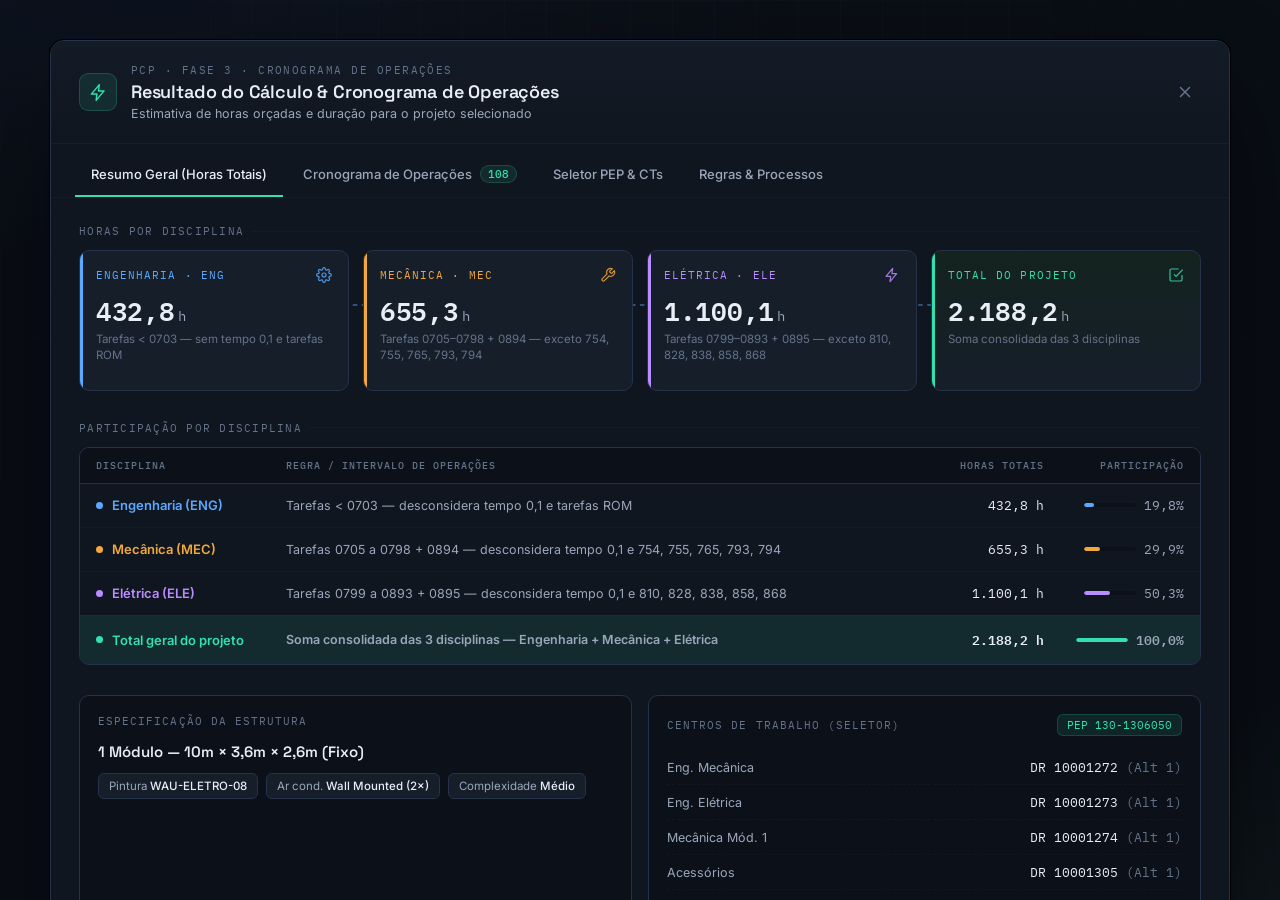
<file: docs/eletrocentros_resultado_calculo.html>
<!DOCTYPE html>
<html lang="pt-BR">
<head>
<meta charset="UTF-8">
<meta name="viewport" content="width=device-width, initial-scale=1.0">
<title>Eletrocentros — Resultado do Cálculo</title>
<link rel="preconnect" href="https://fonts.googleapis.com">
<link href="https://fonts.googleapis.com/css2?family=Space+Grotesk:wght@500;600;700&family=IBM+Plex+Mono:wght@400;500;600;700&family=Inter:wght@400;500;600&display=swap" rel="stylesheet">
<style>
  :root{
    --void: #090D14;
    --panel: #10161F;
    --panel-raised: #161E2A;
    --panel-inset: #0C1119;
    --line: #24304144;
    --line-solid: #26314A;
    --text-1: #E9EEF6;
    --text-2: #9AA7BB;
    --text-3: #64728A;

    --eng: #5AA9FF;
    --eng-soft: #5AA9FF1a;
    --mec: #F2A93B;
    --mec-soft: #F2A93B1a;
    --ele: #B98CFF;
    --ele-soft: #B98CFF1a;
    --total: #33E0AF;
    --total-soft: #33E0AF1a;

    --radius: 10px;
    --font-display: 'Space Grotesk', sans-serif;
    --font-mono: 'IBM Plex Mono', monospace;
    --font-ui: 'Inter', sans-serif;
  }

  *{ box-sizing: border-box; }
  html,body{ height:100%; }
  body{
    margin:0;
    background: var(--void);
    font-family: var(--font-ui);
    color: var(--text-1);
    -webkit-font-smoothing: antialiased;
  }

  /* ambient backdrop suggesting the app behind the dialog */
  .backdrop{
    position:fixed; inset:0;
    background:
      radial-gradient(1100px 600px at 12% -10%, #16223a55, transparent 60%),
      radial-gradient(900px 500px at 100% 110%, #1a2b2455, transparent 60%),
      var(--void);
    overflow:hidden;
  }
  .backdrop::before{
    content:"";
    position:absolute; inset:0;
    background-image:
      linear-gradient(to right, #ffffff08 1px, transparent 1px),
      linear-gradient(to bottom, #ffffff08 1px, transparent 1px);
    background-size: 42px 42px;
    mask-image: radial-gradient(1200px 700px at 50% 30%, black, transparent 75%);
  }

  .stage{
    position:relative;
    min-height:100%;
    display:flex; align-items:flex-start; justify-content:center;
    padding: 40px 20px 60px;
  }

  .modal{
    width:100%;
    max-width: 1180px;
    background: var(--panel);
    border: 1px solid var(--line-solid);
    border-radius: 14px;
    box-shadow: 0 40px 100px -30px #000c, 0 0 0 1px #000;
    overflow:hidden;
  }

  /* ---------- header ---------- */
  .modal-head{
    display:flex; align-items:center; justify-content:space-between;
    gap:16px;
    padding: 22px 28px;
    border-bottom: 1px solid var(--line);
    background:
      linear-gradient(180deg, #131b27 0%, var(--panel) 100%);
  }
  .modal-head-left{ display:flex; align-items:center; gap:14px; }
  .head-icon{
    width:38px; height:38px; border-radius:9px;
    display:flex; align-items:center; justify-content:center;
    background: var(--total-soft);
    border: 1px solid #33e0af33;
    color: var(--total);
    flex-shrink:0;
  }
  .head-icon svg{ width:19px; height:19px; }
  .eyebrow{
    font-family: var(--font-mono);
    font-size: 10.5px;
    letter-spacing: 0.14em;
    text-transform: uppercase;
    color: var(--text-3);
    margin: 0 0 3px;
  }
  .head-title{
    font-family: var(--font-display);
    font-weight: 600;
    font-size: 18px;
    letter-spacing: -0.01em;
    color: var(--text-1);
    margin:0;
  }
  .head-sub{
    font-size: 12.5px;
    color: var(--text-2);
    margin: 3px 0 0;
  }
  .close-btn{
    width:32px; height:32px; border-radius:8px;
    display:flex; align-items:center; justify-content:center;
    background: transparent; border: 1px solid transparent;
    color: var(--text-3); cursor:pointer;
    transition: all .15s ease;
  }
  .close-btn:hover{ background: var(--panel-raised); border-color: var(--line-solid); color: var(--text-1); }
  .close-btn:focus-visible{ outline: 2px solid var(--total); outline-offset: 2px; }

  /* ---------- tabs ---------- */
  .tabs{
    display:flex; gap:4px;
    padding: 10px 24px 0;
    border-bottom: 1px solid var(--line);
    overflow-x:auto;
  }
  .tab{
    appearance:none; border:none; background:none; cursor:pointer;
    font-family: var(--font-ui);
    font-size: 13px; font-weight:500;
    color: var(--text-2);
    padding: 11px 16px 12px;
    display:flex; align-items:center; gap:8px;
    border-bottom: 2px solid transparent;
    white-space:nowrap;
    transition: color .15s ease;
  }
  .tab:hover{ color: var(--text-1); }
  .tab.active{ color: var(--text-1); border-bottom-color: var(--total); }
  .tab-count{
    font-family: var(--font-mono);
    font-size: 10.5px;
    background: var(--total-soft);
    color: var(--total);
    border: 1px solid #33e0af2e;
    border-radius: 20px;
    padding: 1px 7px;
  }
  .tab:focus-visible{ outline: 2px solid var(--total); outline-offset: 2px; border-radius: 4px; }

  /* ---------- body ---------- */
  .modal-body{ padding: 26px 28px 8px; }

  .section-label{
    font-family: var(--font-mono);
    font-size: 10.5px;
    letter-spacing: 0.12em;
    text-transform: uppercase;
    color: var(--text-3);
    margin: 0 0 12px;
    display:flex; align-items:center; gap:8px;
  }
  .section-label::after{
    content:""; flex:1; height:1px; background: var(--line);
  }

  /* ---------- KPI cluster with circuit trace ---------- */
  .kpi-cluster{ position:relative; margin-bottom: 30px; }
  .kpi-grid{
    display:grid;
    grid-template-columns: repeat(4, 1fr);
    gap: 14px;
    position:relative;
    z-index:2;
  }
  .trace-svg{
    position:absolute;
    left:0; right:0;
    top: 38px;
    height: 34px;
    width:100%;
    z-index:1;
    pointer-events:none;
    overflow:visible;
  }
  .trace-line{
    fill:none;
    stroke-width: 1.6;
    stroke-dasharray: 4 4;
    animation: flow 1.4s linear infinite;
  }
  .trace-node{ fill: var(--panel); stroke-width: 1.6; }
  @keyframes flow{ to{ stroke-dashoffset: -16; } }
  @media (prefers-reduced-motion: reduce){ .trace-line{ animation: none; } }

  .kpi-card{
    background: var(--panel-raised);
    border: 1px solid var(--line-solid);
    border-radius: var(--radius);
    padding: 16px 16px 15px;
    position:relative;
    overflow:hidden;
    transition: border-color .15s ease, transform .15s ease;
  }
  .kpi-card::before{
    content:"";
    position:absolute; left:0; top:0; bottom:0; width:3px;
    background: var(--accent, var(--total));
  }
  .kpi-card:hover{ transform: translateY(-1px); border-color: color-mix(in srgb, var(--accent, var(--total)) 45%, var(--line-solid)); }
  .kpi-card.total{ background: linear-gradient(180deg, #14231e, var(--panel-raised)); }

  .kpi-top{ display:flex; align-items:center; justify-content:space-between; margin-bottom: 14px; }
  .kpi-label{
    font-family: var(--font-mono);
    font-size: 10.5px;
    letter-spacing: 0.1em;
    text-transform: uppercase;
    color: var(--accent, var(--text-2));
  }
  .kpi-icon{ width:16px; height:16px; color: var(--accent, var(--text-3)); opacity:0.85; }
  .kpi-icon svg{ width:100%; height:100%; }

  .kpi-value{
    font-family: var(--font-mono);
    font-weight: 600;
    font-size: 26px;
    color: var(--text-1);
    letter-spacing: -0.01em;
    line-height:1;
  }
  .kpi-value .unit{ font-size: 14px; color: var(--text-2); font-weight:400; margin-left:3px; }
  .kpi-caption{
    font-size: 11.5px;
    color: var(--text-3);
    margin-top: 8px;
    line-height:1.4;
  }

  .kpi-card[data-d="eng"]{ --accent: var(--eng); }
  .kpi-card[data-d="mec"]{ --accent: var(--mec); }
  .kpi-card[data-d="ele"]{ --accent: var(--ele); }
  .kpi-card[data-d="total"]{ --accent: var(--total); }

  /* ---------- table ---------- */
  .table-wrap{
    border: 1px solid var(--line-solid);
    border-radius: var(--radius);
    overflow:hidden;
    margin-bottom: 30px;
  }
  table{ width:100%; border-collapse: collapse; }
  thead th{
    text-align:left;
    font-family: var(--font-mono);
    font-size: 10px;
    letter-spacing: 0.1em;
    text-transform: uppercase;
    color: var(--text-3);
    background: var(--panel-inset);
    padding: 11px 16px;
    border-bottom: 1px solid var(--line-solid);
    font-weight:500;
  }
  thead th.num{ text-align:right; }
  tbody td{
    padding: 13px 16px;
    font-size: 13px;
    border-bottom: 1px solid var(--line);
    color: var(--text-1);
    vertical-align: middle;
  }
  tbody tr:last-child td{ border-bottom:none; }
  tbody tr.total-row td{
    background: var(--total-soft);
    font-weight:600;
  }
  tbody tr:not(.total-row):hover td{ background: #ffffff05; }
  .disc-name{ display:flex; align-items:center; gap:9px; font-weight:600; }
  .disc-dot{ width:7px; height:7px; border-radius:50%; flex-shrink:0; background: var(--dot); }
  tr[data-d="eng"] .disc-dot{ --dot: var(--eng); } tr[data-d="eng"] .disc-name{ color: var(--eng); }
  tr[data-d="mec"] .disc-dot{ --dot: var(--mec); } tr[data-d="mec"] .disc-name{ color: var(--mec); }
  tr[data-d="ele"] .disc-dot{ --dot: var(--ele); } tr[data-d="ele"] .disc-name{ color: var(--ele); }
  tr.total-row .disc-dot{ --dot: var(--total); } tr.total-row .disc-name{ color: var(--total); }
  .rule-text{ color: var(--text-2); font-size: 12.5px; }
  td.num{ text-align:right; font-family: var(--font-mono); }
  td.pct{ text-align:right; font-family: var(--font-mono); color: var(--text-2); width:110px; }
  .pct-bar-wrap{ display:flex; align-items:center; justify-content:flex-end; gap:8px; }
  .pct-bar{ width:52px; height:4px; border-radius:3px; background: var(--panel-inset); overflow:hidden; }
  .pct-bar > i{ display:block; height:100%; background: var(--dot, var(--total)); border-radius:3px; }
  tr[data-d="eng"] .pct-bar > i{ --dot: var(--eng); } tr[data-d="mec"] .pct-bar > i{ --dot: var(--mec); }
  tr[data-d="ele"] .pct-bar > i{ --dot: var(--ele); } tr.total-row .pct-bar > i{ --dot: var(--total); }

  /* ---------- info panels ---------- */
  .panels{
    display:grid;
    grid-template-columns: 1fr 1fr;
    gap: 16px;
    margin-bottom: 24px;
  }
  .panel-box{
    background: var(--panel-inset);
    border: 1px solid var(--line-solid);
    border-radius: var(--radius);
    padding: 18px 18px 20px;
  }
  .panel-box-head{
    display:flex; align-items:center; justify-content:space-between;
    margin-bottom: 14px;
  }
  .panel-box-title{
    font-family: var(--font-mono);
    font-size: 10.5px;
    letter-spacing: 0.1em;
    text-transform: uppercase;
    color: var(--text-3);
  }
  .pep-chip{
    font-family: var(--font-mono);
    font-size: 11px;
    color: var(--total);
    background: var(--total-soft);
    border: 1px solid #33e0af2e;
    border-radius: 6px;
    padding: 3px 9px;
  }
  .struct-title{
    font-family: var(--font-display);
    font-weight:600; font-size: 15px;
    color: var(--text-1);
    margin: 0 0 12px;
  }
  .struct-tags{ display:flex; flex-wrap:wrap; gap:8px; }
  .tag{
    font-size: 11.5px;
    color: var(--text-2);
    background: var(--panel-raised);
    border: 1px solid var(--line-solid);
    border-radius: 6px;
    padding: 5px 10px;
  }
  .tag b{ color: var(--text-1); font-weight:500; }

  .ct-list{ display:flex; flex-direction:column; }
  .ct-row{
    display:flex; align-items:baseline; justify-content:space-between;
    gap: 12px;
    padding: 9px 0;
    border-bottom: 1px dashed var(--line);
  }
  .ct-row:last-child{ border-bottom:none; padding-bottom:0; }
  .ct-role{ font-size: 12.5px; color: var(--text-2); }
  .ct-code{ font-family: var(--font-mono); font-size: 12.5px; color: var(--text-1); text-align:right; }
  .ct-code .alt{ color: var(--text-3); }

  /* ---------- footer ---------- */
  .modal-foot{
    display:flex; align-items:center; justify-content:space-between;
    gap: 12px;
    padding: 18px 28px;
    border-top: 1px solid var(--line);
    background: var(--panel-inset);
  }
  .foot-left{ display:flex; gap:10px; }
  .btn{
    font-family: var(--font-ui);
    font-size: 13px; font-weight:500;
    display:inline-flex; align-items:center; gap:8px;
    padding: 9px 15px;
    border-radius: 8px;
    border: 1px solid var(--line-solid);
    background: var(--panel-raised);
    color: var(--text-1);
    cursor:pointer;
    transition: all .15s ease;
  }
  .btn svg{ width:14px; height:14px; }
  .btn:hover{ background:#1f2a3a; border-color:#37455e; }
  .btn:focus-visible{ outline: 2px solid var(--total); outline-offset:2px; }
  .btn.primary{
    background: var(--total);
    border-color: var(--total);
    color: #06251c;
    font-weight:600;
  }
  .btn.primary:hover{ background:#48e8bc; }

  @media (max-width: 860px){
    .kpi-grid{ grid-template-columns: 1fr 1fr; }
    .trace-svg{ display:none; }
    .panels{ grid-template-columns: 1fr; }
    .modal-foot{ flex-direction:column-reverse; align-items:stretch; }
    .foot-left{ flex-wrap:wrap; }
  }
  @media (max-width: 520px){
    .kpi-grid{ grid-template-columns: 1fr; }
    thead th:nth-child(2), tbody td:nth-child(2){ display:none; }
  }
</style>
</head>
<body>

<div class="backdrop">
  <div class="stage">
    <div class="modal" role="dialog" aria-labelledby="modalTitle">

      <div class="modal-head">
        <div class="modal-head-left">
          <div class="head-icon">
            <svg viewBox="0 0 24 24" fill="none" stroke="currentColor" stroke-width="1.8" stroke-linecap="round" stroke-linejoin="round"><path d="M13 2 3 14h7l-1 8 10-12h-7l1-8z"/></svg>
          </div>
          <div>
            <p class="eyebrow">PCP · Fase 3 · Cronograma de Operações</p>
            <h1 class="head-title" id="modalTitle">Resultado do Cálculo &amp; Cronograma de Operações</h1>
            <p class="head-sub">Estimativa de horas orçadas e duração para o projeto selecionado</p>
          </div>
        </div>
        <button class="close-btn" aria-label="Fechar">
          <svg viewBox="0 0 24 24" fill="none" stroke="currentColor" stroke-width="2" stroke-linecap="round"><path d="M18 6 6 18M6 6l12 12"/></svg>
        </button>
      </div>

      <div class="tabs">
        <button class="tab active">Resumo Geral (Horas Totais)</button>
        <button class="tab">Cronograma de Operações <span class="tab-count">108</span></button>
        <button class="tab">Seletor PEP &amp; CTs</button>
        <button class="tab">Regras &amp; Processos</button>
      </div>

      <div class="modal-body">

        <p class="section-label">Horas por disciplina</p>
        <div class="kpi-cluster">
          <svg class="trace-svg" viewBox="0 0 1000 34" preserveAspectRatio="none" aria-hidden="true">
            <path class="trace-line" d="M125,0 L125,17 L875,17 L875,0" stroke="#5AA9FF" opacity="0.55"/>
            <path class="trace-line" d="M375,0 L375,17" stroke="#F2A93B" opacity="0.55"/>
            <path class="trace-line" d="M625,0 L625,17" stroke="#B98CFF" opacity="0.55"/>
            <path class="trace-line" d="M875,17 L875,34" stroke="#33E0AF" opacity="0.8"/>
            <circle class="trace-node" cx="875" cy="17" r="3.5" stroke="#33E0AF"/>
          </svg>

          <div class="kpi-grid">
            <div class="kpi-card" data-d="eng">
              <div class="kpi-top">
                <span class="kpi-label">Engenharia · ENG</span>
                <span class="kpi-icon"><svg viewBox="0 0 24 24" fill="none" stroke="currentColor" stroke-width="1.8"><circle cx="12" cy="12" r="3"/><path d="M19.4 15a1.65 1.65 0 0 0 .33 1.82l.06.06a2 2 0 1 1-2.83 2.83l-.06-.06a1.65 1.65 0 0 0-1.82-.33 1.65 1.65 0 0 0-1 1.51V21a2 2 0 0 1-4 0v-.09A1.65 1.65 0 0 0 9 19.4a1.65 1.65 0 0 0-1.82.33l-.06.06a2 2 0 1 1-2.83-2.83l.06-.06a1.65 1.65 0 0 0 .33-1.82 1.65 1.65 0 0 0-1.51-1H3a2 2 0 0 1 0-4h.09A1.65 1.65 0 0 0 4.6 9a1.65 1.65 0 0 0-.33-1.82l-.06-.06a2 2 0 1 1 2.83-2.83l.06.06a1.65 1.65 0 0 0 1.82.33H9a1.65 1.65 0 0 0 1-1.51V3a2 2 0 0 1 4 0v.09a1.65 1.65 0 0 0 1 1.51 1.65 1.65 0 0 0 1.82-.33l.06-.06a2 2 0 1 1 2.83 2.83l-.06.06a1.65 1.65 0 0 0-.33 1.82V9a1.65 1.65 0 0 0 1.51 1H21a2 2 0 0 1 0 4h-.09a1.65 1.65 0 0 0-1.51 1z"/></svg></span>
              </div>
              <div class="kpi-value">432,8<span class="unit">h</span></div>
              <p class="kpi-caption">Tarefas &lt; 0703 — sem tempo 0,1 e tarefas ROM</p>
            </div>

            <div class="kpi-card" data-d="mec">
              <div class="kpi-top">
                <span class="kpi-label">Mecânica · MEC</span>
                <span class="kpi-icon"><svg viewBox="0 0 24 24" fill="none" stroke="currentColor" stroke-width="1.8"><path d="M14.7 6.3a1 1 0 0 0 0 1.4l1.6 1.6a1 1 0 0 0 1.4 0l3.77-3.77a6 6 0 0 1-7.94 7.94l-6.91 6.91a2.12 2.12 0 0 1-3-3l6.91-6.91a6 6 0 0 1 7.94-7.94l-3.76 3.76z"/></svg></span>
              </div>
              <div class="kpi-value">655,3<span class="unit">h</span></div>
              <p class="kpi-caption">Tarefas 0705–0798 + 0894 — exceto 754, 755, 765, 793, 794</p>
            </div>

            <div class="kpi-card" data-d="ele">
              <div class="kpi-top">
                <span class="kpi-label">Elétrica · ELE</span>
                <span class="kpi-icon"><svg viewBox="0 0 24 24" fill="none" stroke="currentColor" stroke-width="1.8" stroke-linejoin="round"><path d="M13 2 3 14h7l-1 8 10-12h-7l1-8z"/></svg></span>
              </div>
              <div class="kpi-value">1.100,1<span class="unit">h</span></div>
              <p class="kpi-caption">Tarefas 0799–0893 + 0895 — exceto 810, 828, 838, 858, 868</p>
            </div>

            <div class="kpi-card total" data-d="total">
              <div class="kpi-top">
                <span class="kpi-label">Total do projeto</span>
                <span class="kpi-icon"><svg viewBox="0 0 24 24" fill="none" stroke="currentColor" stroke-width="1.8"><path d="M9 11l3 3L22 4"/><path d="M21 12v7a2 2 0 0 1-2 2H5a2 2 0 0 1-2-2V5a2 2 0 0 1 2-2h11"/></svg></span>
              </div>
              <div class="kpi-value">2.188,2<span class="unit">h</span></div>
              <p class="kpi-caption">Soma consolidada das 3 disciplinas</p>
            </div>
          </div>
        </div>

        <p class="section-label">Participação por disciplina</p>
        <div class="table-wrap">
          <table>
            <thead>
              <tr>
                <th style="width:190px;">Disciplina</th>
                <th>Regra / intervalo de operações</th>
                <th class="num" style="width:120px;">Horas totais</th>
                <th class="num" style="width:130px;">Participação</th>
              </tr>
            </thead>
            <tbody>
              <tr data-d="eng">
                <td><span class="disc-name"><span class="disc-dot"></span>Engenharia (ENG)</span></td>
                <td class="rule-text">Tarefas &lt; 0703 — desconsidera tempo 0,1 e tarefas ROM</td>
                <td class="num">432,8 h</td>
                <td class="pct"><div class="pct-bar-wrap"><div class="pct-bar"><i style="width:19.8%"></i></div>19,8%</div></td>
              </tr>
              <tr data-d="mec">
                <td><span class="disc-name"><span class="disc-dot"></span>Mecânica (MEC)</span></td>
                <td class="rule-text">Tarefas 0705 a 0798 + 0894 — desconsidera tempo 0,1 e 754, 755, 765, 793, 794</td>
                <td class="num">655,3 h</td>
                <td class="pct"><div class="pct-bar-wrap"><div class="pct-bar"><i style="width:29.9%"></i></div>29,9%</div></td>
              </tr>
              <tr data-d="ele">
                <td><span class="disc-name"><span class="disc-dot"></span>Elétrica (ELE)</span></td>
                <td class="rule-text">Tarefas 0799 a 0893 + 0895 — desconsidera tempo 0,1 e 810, 828, 838, 858, 868</td>
                <td class="num">1.100,1 h</td>
                <td class="pct"><div class="pct-bar-wrap"><div class="pct-bar"><i style="width:50.3%"></i></div>50,3%</div></td>
              </tr>
              <tr class="total-row" data-d="total">
                <td><span class="disc-name"><span class="disc-dot"></span>Total geral do projeto</span></td>
                <td class="rule-text">Soma consolidada das 3 disciplinas — Engenharia + Mecânica + Elétrica</td>
                <td class="num">2.188,2 h</td>
                <td class="pct"><div class="pct-bar-wrap"><div class="pct-bar"><i style="width:100%"></i></div>100,0%</div></td>
              </tr>
            </tbody>
          </table>
        </div>

        <div class="panels">
          <div class="panel-box">
            <div class="panel-box-head">
              <span class="panel-box-title">Especificação da estrutura</span>
            </div>
            <p class="struct-title">1 Módulo — 10m × 3,6m × 2,6m (Fixo)</p>
            <div class="struct-tags">
              <span class="tag">Pintura <b>WAU-ELETRO-08</b></span>
              <span class="tag">Ar cond. <b>Wall Mounted (2×)</b></span>
              <span class="tag">Complexidade <b>Médio</b></span>
            </div>
          </div>

          <div class="panel-box">
            <div class="panel-box-head">
              <span class="panel-box-title">Centros de trabalho (seletor)</span>
              <span class="pep-chip">PEP 130-1306050</span>
            </div>
            <div class="ct-list">
              <div class="ct-row"><span class="ct-role">Eng. Mecânica</span><span class="ct-code">DR 10001272 <span class="alt">(Alt 1)</span></span></div>
              <div class="ct-row"><span class="ct-role">Eng. Elétrica</span><span class="ct-code">DR 10001273 <span class="alt">(Alt 1)</span></span></div>
              <div class="ct-row"><span class="ct-role">Mecânica Mód. 1</span><span class="ct-code">DR 10001274 <span class="alt">(Alt 1)</span></span></div>
              <div class="ct-row"><span class="ct-role">Acessórios</span><span class="ct-code">DR 10001305 <span class="alt">(Alt 1)</span></span></div>
              <div class="ct-row"><span class="ct-role">Eletromecânica</span><span class="ct-code">DR 10001275 <span class="alt">(Alt 1)</span></span></div>
            </div>
          </div>
        </div>

      </div>

      <div class="modal-foot">
        <div class="foot-left">
          <button class="btn">
            <svg viewBox="0 0 24 24" fill="none" stroke="currentColor" stroke-width="1.8"><rect x="9" y="9" width="13" height="13" rx="2"/><path d="M5 15H4a2 2 0 0 1-2-2V4a2 2 0 0 1 2-2h9a2 2 0 0 1 2 2v1"/></svg>
            Copiar resumo
          </button>
          <button class="btn">
            <svg viewBox="0 0 24 24" fill="none" stroke="currentColor" stroke-width="1.8"><path d="M14 2H6a2 2 0 0 0-2 2v16a2 2 0 0 0 2 2h12a2 2 0 0 0 2-2V8z"/><path d="M14 2v6h6"/></svg>
            Exportar Excel (.xlsx)
          </button>
          <button class="btn">
            <svg viewBox="0 0 24 24" fill="none" stroke="currentColor" stroke-width="1.8"><path d="M21 15v4a2 2 0 0 1-2 2H5a2 2 0 0 1-2-2v-4"/><path d="M7 10l5 5 5-5"/><path d="M12 15V3"/></svg>
            Exportar CSV
          </button>
        </div>
        <button class="btn primary">Fechar</button>
      </div>

    </div>
  </div>
</div>

</body>
</html>
</file>
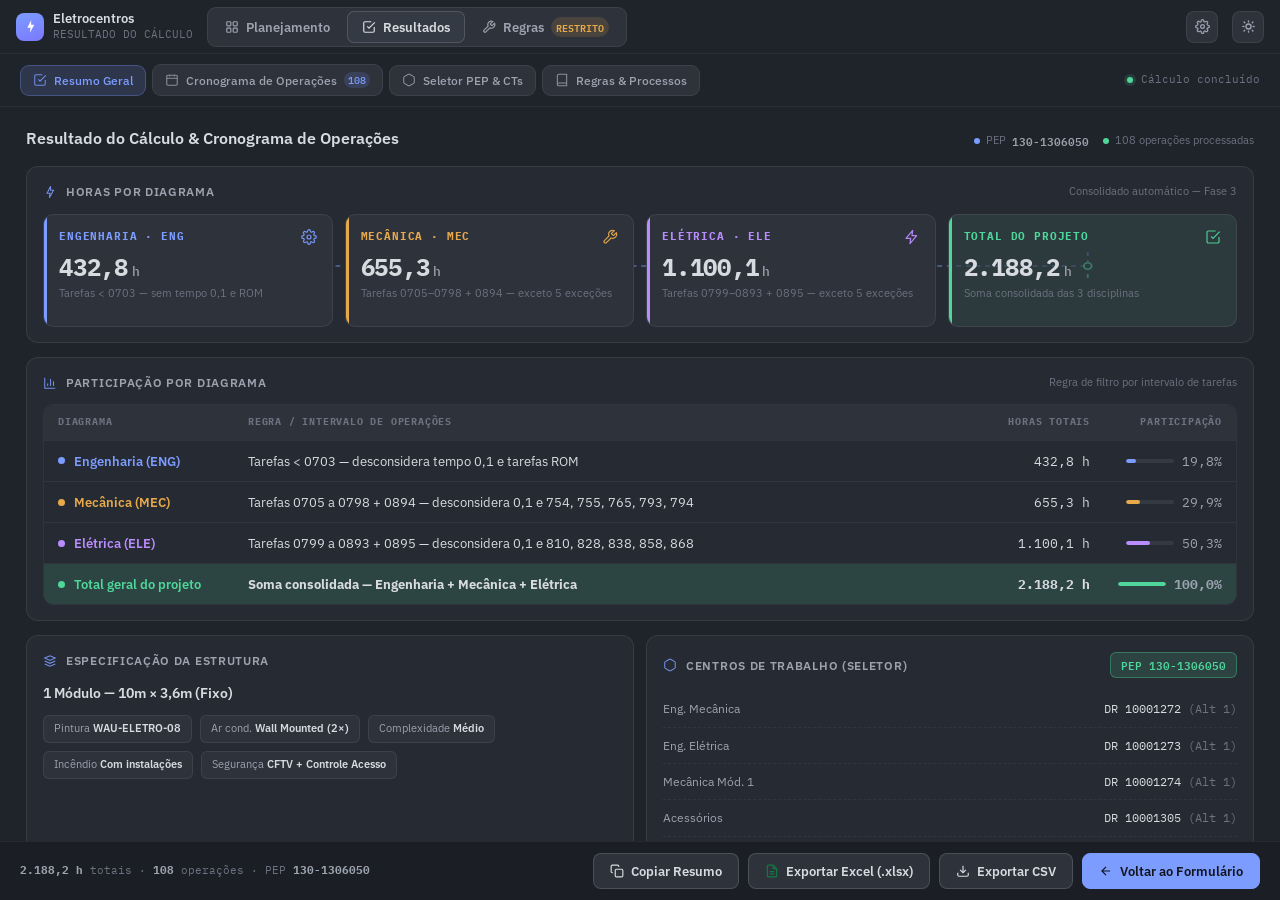
<file: docs/eletrocentros_resultados_integrado.html>
<!DOCTYPE html>
<html lang="pt-BR" data-theme="dim">
<head>
<meta charset="UTF-8">
<meta name="viewport" content="width=device-width, initial-scale=1.0">
<title>Eletrocentros — Resultados (integrado ao design system)</title>
<link rel="preconnect" href="https://fonts.googleapis.com">
<link href="https://fonts.googleapis.com/css2?family=IBM+Plex+Sans:wght@400;500;600;700&family=IBM+Plex+Mono:wght@400;500;600;700&display=swap" rel="stylesheet">
<style>
/* ==========================================================================
   TOKENS — copiados 1:1 do style.css real do app (mesmos 3 temas)
   ========================================================================== */
:root[data-theme="dark"]{
  color-scheme: dark;
  --bg:#07080A; --shell:#0E1013; --sidebar:#0A0C0F; --panel:#131619; --panel-2:#191D21; --panel-3:#20252A;
  --border:rgba(255,255,255,.07); --border-strong:rgba(255,255,255,.13); --hairline:rgba(255,255,255,.045);
  --text:#EAEDF0; --text-dim:#8B93A0; --text-faint:#535A64;
  --accent:#6C8EFF; --accent-ink:#080B18; --accent-dim:rgba(108,142,255,.14);
  --amber:#F0A93E; --amber-dim:rgba(240,169,62,.15);
  --green:#3DD68C; --green-dim:rgba(61,214,140,.14);
  --red:#FF6B76; --red-dim:rgba(255,107,118,.13);
  --violet:#B98CFF; --violet-dim:rgba(185,140,255,.15);
  --scrollbar-bg:#0A0C0F; --scrollbar-thumb:#252B33; --scrollbar-thumb-hover:#3A424E;
}
:root[data-theme="dim"]{
  color-scheme: dark;
  --bg:#1B1E24; --shell:#1F232A; --sidebar:#1B1E24; --panel:#262A32; --panel-2:#2D323B; --panel-3:#343A44;
  --border:rgba(255,255,255,.08); --border-strong:rgba(255,255,255,.14); --hairline:rgba(255,255,255,.05);
  --text:#D7DBE0; --text-dim:#9BA3AF; --text-faint:#6B7280;
  --accent:#7C9CFF; --accent-ink:#12151C; --accent-dim:rgba(124,156,255,.16);
  --amber:#E8A94A; --amber-dim:rgba(232,169,74,.15);
  --green:#4FD69A; --green-dim:rgba(79,214,154,.15);
  --red:#FF7B85; --red-dim:rgba(255,123,133,.14);
  --violet:#B98CFF; --violet-dim:rgba(185,140,255,.15);
  --scrollbar-bg:#1B1E24; --scrollbar-thumb:#343A44; --scrollbar-thumb-hover:#454D5A;
}
:root[data-theme="light"]{
  color-scheme: light;
  --bg:#DEE2E7; --shell:#F4F5F7; --sidebar:#EBEDF0; --panel:#FFFFFF; --panel-2:#F2F3F5; --panel-3:#E7E9EC;
  --border:rgba(15,23,42,.09); --border-strong:rgba(15,23,42,.16); --hairline:rgba(15,23,42,.05);
  --text:#334155; --text-dim:#64748B; --text-faint:#94A3B8;
  --accent:#3E5FD9; --accent-ink:#FFFFFF; --accent-dim:rgba(62,95,217,.10);
  --amber:#B06A05; --amber-dim:rgba(176,106,5,.12);
  --green:#12875A; --green-dim:rgba(18,135,90,.10);
  --red:#C7303F; --red-dim:rgba(199,48,63,.09);
  --violet:#7C3AED; --violet-dim:rgba(124,58,237,.12);
  --scrollbar-bg:#EBEDF0; --scrollbar-thumb:#C5C9D0; --scrollbar-thumb-hover:#A0A6B0;
}

/* semantic aliases por disciplina — reaproveitam os tokens do tema ativo */
:root{ --eng-color:var(--accent); --mec-color:var(--amber); --ele-color:var(--violet); --total-color:var(--green); }

*{ box-sizing:border-box; scrollbar-width:thin; scrollbar-color: var(--scrollbar-thumb) var(--scrollbar-bg); }
::-webkit-scrollbar{ width:9px; height:9px; }
::-webkit-scrollbar-track{ background: var(--scrollbar-bg); }
::-webkit-scrollbar-thumb{ background: var(--scrollbar-thumb); border-radius:99px; border:2px solid var(--scrollbar-bg); }
::-webkit-scrollbar-thumb:hover{ background: var(--scrollbar-thumb-hover); }

html,body{ margin:0; padding:0; height:100%; overflow:hidden; }
body{
  background: var(--bg); color: var(--text);
  font-family:"IBM Plex Sans", system-ui, -apple-system, "Segoe UI", sans-serif;
  font-size:13.5px; line-height:1.45; -webkit-font-smoothing:antialiased;
}
.mono{ font-family:"IBM Plex Mono","SFMono-Regular",ui-monospace,monospace; }
svg{ display:block; }
:focus-visible{ outline:2px solid var(--accent); outline-offset:2px; border-radius:4px; }
button{ font-family:inherit; }
.hidden{ display:none !important; }

/* ================= APP SHELL / TOOLBAR (idêntico ao resto do app) ================= */
.app-shell{ width:100%; height:100vh; background:var(--shell); overflow:hidden; display:flex; flex-direction:column; }

.toolbar{ display:flex; align-items:center; gap:14px; height:54px; flex:none; padding:0 16px; background:var(--shell); border-bottom:1px solid var(--hairline); }
.brandmark{ display:flex; align-items:center; gap:9px; flex:none; }
.brandmark .mark{ width:28px; height:28px; border-radius:8px; background:linear-gradient(160deg,var(--accent),color-mix(in srgb, var(--accent) 55%, #7A4CFF)); display:flex; align-items:center; justify-content:center; color:#fff; }
.brandmark .mark svg{ width:15px; height:15px; }
.brandmark-text b{ font-size:13px; font-weight:600; display:block; line-height:1.2; }
.brandmark-text span{ font-size:10.5px; color:var(--text-faint); font-family:"IBM Plex Mono"; display:block; }

.seg-nav{ display:flex; gap:3px; background:var(--panel-2); border:1px solid var(--border); border-radius:9px; padding:3px; flex:none; }
.seg-nav button{ border:none; background:transparent; color:var(--text-dim); font-size:12.5px; font-weight:600; padding:6px 14px; border-radius:7px; cursor:pointer; display:flex; align-items:center; gap:7px; transition:all .15s ease; }
.seg-nav button.active{ background:var(--panel-3); color:var(--text); border:1px solid var(--border-strong); }
.seg-nav button:not(.active):hover{ color:var(--text); }
.seg-nav button svg{ width:14px; height:14px; }
.badge-lock{ font-size:10px; padding:1px 5px; border-radius:99px; background:var(--amber-dim); color:var(--amber); font-family:"IBM Plex Mono"; }

.toolbar-spacer{ flex:1; }
.icon-btn{ width:32px; height:32px; border-radius:8px; flex:none; border:1px solid var(--border); background:var(--panel-2); color:var(--text-dim); display:flex; align-items:center; justify-content:center; cursor:pointer; transition:all .15s ease; }
.icon-btn:hover{ background:var(--panel-3); color:var(--text); border-color:var(--border-strong); }
.icon-btn svg{ width:15px; height:15px; }

/* ================= APP BODY / SECTION NAV (mesmo padrão do Planejamento) ================= */
.app-body{ flex:1; display:flex; flex-direction:column; min-height:0; }
.view-pane{ flex:1; display:flex; flex-direction:column; min-height:0; }

.section-nav{ flex:none; display:flex; gap:6px; padding:10px 20px; background:var(--shell); border-bottom:1px solid var(--hairline); overflow-x:auto; scrollbar-width:none; align-items:center; }
.section-nav::-webkit-scrollbar{ display:none; }
.snav-btn{ display:flex; align-items:center; gap:7px; flex:none; padding:7px 12px; border-radius:9px; cursor:pointer; color:var(--text-dim); font-size:12px; font-weight:500; background:var(--panel-2); border:1px solid var(--border); transition:all .12s ease; white-space:nowrap; }
.snav-btn svg{ width:14px; height:14px; flex:none; opacity:.85; }
.snav-btn:hover{ color:var(--text); border-color:var(--border-strong); }
.snav-btn.active{ background:var(--accent-dim); color:var(--accent); border-color:color-mix(in srgb, var(--accent) 30%, transparent); }
.snav-btn .n{ font-family:"IBM Plex Mono"; font-size:10px; min-width:16px; height:16px; padding:0 4px; border-radius:99px; display:flex; align-items:center; justify-content:center; background:var(--accent-dim); color:var(--accent); flex:none; }
.section-nav-tail{ margin-left:auto; display:flex; align-items:center; gap:8px; font-size:11px; color:var(--text-faint); font-family:"IBM Plex Mono"; flex:none; padding-left:10px; }
.dot-live{ width:6px; height:6px; border-radius:50%; background:var(--green); flex:none; box-shadow:0 0 0 3px var(--green-dim); }

/* ================= CONTENT / PANES (mesmo padrão do Planejamento) ================= */
.content{ flex:1; overflow-y:auto; scroll-behavior:smooth; padding:20px 26px 28px; }
.content-title{ display:flex; align-items:baseline; justify-content:space-between; margin-bottom:16px; gap:12px; flex-wrap:wrap; }
.content-title h1{ font-size:16px; font-weight:600; margin:0; }
.content-title .legend{ display:flex; gap:14px; font-size:11px; color:var(--text-faint); align-items:center; flex-wrap:wrap; }
.legend .lg{ display:inline-flex; align-items:center; gap:6px; }
.legend .dot{ width:6px; height:6px; border-radius:50%; display:inline-block; }
.legend .dot.accent{ background:var(--accent); }
.legend .dot.green{ background:var(--green); }
.legend .lg b{ color:var(--text-dim); font-family:"IBM Plex Mono"; font-weight:600; }

.stack{ display:flex; flex-direction:column; gap:14px; }

section.pane{ background:var(--panel); border:1px solid var(--border); border-radius:12px; padding:16px 16px 15px; position:relative; }
.pane-head{ display:flex; align-items:center; justify-content:space-between; margin-bottom:13px; gap:10px; flex-wrap:wrap; }
.pane-title{ display:flex; align-items:center; gap:9px; font-size:12px; font-weight:600; text-transform:uppercase; letter-spacing:.7px; color:var(--text-dim); }
.pane-title svg{ width:14px; height:14px; color:var(--accent); opacity:.9; }
.pane-title.t-mec svg{ color:var(--mec-color); }
.pane-title.t-ele svg{ color:var(--ele-color); }
.pane-title.t-total svg{ color:var(--total-color); }
.pane-hint{ font-size:11px; color:var(--text-faint); display:flex; align-items:center; gap:6px; }

.row{ display:grid; grid-template-columns:repeat(3,1fr); gap:11px 12px; }
.row.c2{ grid-template-columns:repeat(2,1fr); align-items:stretch; }
@media (max-width:820px){ .row.c2{ grid-template-columns:1fr; } }

.ipt{ background:var(--panel-2); border:1px solid var(--border); color:var(--text); border-radius:8px; padding:8px 10px; font-family:"IBM Plex Mono"; font-size:12px; outline:none; transition:all .15s ease; }
.ipt::placeholder{ color:var(--text-faint); }
.ipt:focus{ border-color:var(--accent); background:var(--panel-3); }

.btn{ font-size:12.5px; font-weight:600; padding:9px 16px; border-radius:8px; cursor:pointer; border:1px solid var(--border-strong); background:var(--panel-2); color:var(--text); transition:all .15s ease; display:inline-flex; align-items:center; gap:7px; }
.btn:hover{ background:var(--panel-3); }
.btn.primary{ background:var(--accent); border-color:var(--accent); color:var(--accent-ink); }
.btn.primary:hover{ filter:brightness(1.1); }
.btn svg{ width:14px; height:14px; }

/* ================= KPI CLUSTER (assinatura visual — traço de circuito) ================= */
.kpi-cluster-result{ position:relative; }
.kpi-grid-result{ display:grid; grid-template-columns:repeat(4,1fr); gap:12px; position:relative; z-index:2; }
.trace-svg-result{ position:absolute; left:0; right:0; top:36px; height:32px; width:100%; z-index:1; pointer-events:none; overflow:visible; }
.trace-line-result{ fill:none; stroke-width:1.6; stroke-dasharray:4 4; animation:flowTraceResult 1.4s linear infinite; }
.trace-node-result{ fill:var(--panel); stroke-width:1.6; }
@keyframes flowTraceResult{ to{ stroke-dashoffset:-16; } }
@media (prefers-reduced-motion: reduce){ .trace-line-result{ animation:none; } }

.kpi-card-result{ background:var(--panel-2); border:1px solid var(--border); border-radius:10px; padding:14px 15px; position:relative; overflow:hidden; transition:border-color .15s ease, transform .15s ease; }
.kpi-card-result::before{ content:""; position:absolute; left:0; top:0; bottom:0; width:3px; background:var(--card-accent, var(--total-color)); }
.kpi-card-result:hover{ transform:translateY(-1px); border-color:var(--card-accent, var(--total-color)); }
.kpi-card-result.total{ background:color-mix(in srgb, var(--green-dim) 45%, var(--panel-2)); }
.kpi-top-result{ display:flex; align-items:center; justify-content:space-between; margin-bottom:10px; }
.kpi-label-result{ font-family:"IBM Plex Mono"; font-size:10.5px; letter-spacing:.08em; text-transform:uppercase; color:var(--card-accent, var(--text-dim)); font-weight:700; }
.kpi-icon-result{ width:16px; height:16px; color:var(--card-accent, var(--text-dim)); opacity:.95; }
.kpi-icon-result svg{ width:100%; height:100%; }
.kpi-value-result{ font-family:"IBM Plex Mono"; font-weight:700; font-size:24px; color:var(--text); letter-spacing:-.01em; line-height:1; }
.kpi-value-result .unit{ font-size:13px; color:var(--text-dim); font-weight:500; margin-left:4px; }
.kpi-caption-result{ font-size:11px; color:var(--text-faint); margin-top:7px; line-height:1.4; }
.kpi-card-result[data-d="eng"]{ --card-accent:var(--eng-color); }
.kpi-card-result[data-d="mec"]{ --card-accent:var(--mec-color); }
.kpi-card-result[data-d="ele"]{ --card-accent:var(--ele-color); }
.kpi-card-result[data-d="total"]{ --card-accent:var(--total-color); }

/* ================= TABELAS DE RESULTADO ================= */
.table-wrap-result{ border:1px solid var(--hairline); border-radius:10px; overflow:hidden; }
.table-result{ width:100%; border-collapse:collapse; }
.table-result thead th{ text-align:left; font-family:"IBM Plex Mono"; font-size:10px; letter-spacing:.08em; text-transform:uppercase; color:var(--text-faint); background:var(--panel-2); padding:10px 14px; border-bottom:1px solid var(--hairline); font-weight:700; }
.table-result thead th.num{ text-align:right; }
.table-result tbody td{ padding:11px 14px; font-size:12.5px; border-bottom:1px solid var(--hairline); color:var(--text); vertical-align:middle; }
.table-result tbody tr:last-child td{ border-bottom:none; }
.table-result tbody tr.total-row td{ background:var(--green-dim); font-weight:700; }
.table-result tbody tr:not(.total-row):hover td{ background:var(--panel-2); }
.disc-name-result{ display:flex; align-items:center; gap:9px; font-weight:600; }
.disc-dot-result{ width:7px; height:7px; border-radius:50%; flex-shrink:0; background:var(--dot); }
tr[data-d="eng"] .disc-dot-result{ --dot:var(--eng-color); } tr[data-d="eng"] .disc-name-result{ color:var(--eng-color); }
tr[data-d="mec"] .disc-dot-result{ --dot:var(--mec-color); } tr[data-d="mec"] .disc-name-result{ color:var(--mec-color); }
tr[data-d="ele"] .disc-dot-result{ --dot:var(--ele-color); } tr[data-d="ele"] .disc-name-result{ color:var(--ele-color); }
tr.total-row .disc-dot-result{ --dot:var(--total-color); } tr.total-row .disc-name-result{ color:var(--total-color); }
.rule-text-result{ color:var(--text-dim); font-size:11.5px; }
.table-result td.num{ text-align:right; font-family:"IBM Plex Mono"; }
.table-result td.pct{ text-align:right; font-family:"IBM Plex Mono"; color:var(--text-dim); width:120px; }
.pct-bar-wrap-result{ display:flex; align-items:center; justify-content:flex-end; gap:8px; }
.pct-bar-result{ width:48px; height:4px; border-radius:3px; background:var(--panel-3); overflow:hidden; }
.pct-bar-result > i{ display:block; height:100%; background:var(--dot, var(--total-color)); border-radius:3px; }
tr[data-d="eng"] .pct-bar-result > i{ --dot:var(--eng-color); } tr[data-d="mec"] .pct-bar-result > i{ --dot:var(--mec-color); }
tr[data-d="ele"] .pct-bar-result > i{ --dot:var(--ele-color); } tr.total-row .pct-bar-result > i{ --dot:var(--total-color); }

.group-row td{ background:var(--panel-2) !important; font-family:"IBM Plex Mono"; font-size:10.5px; letter-spacing:.08em; text-transform:uppercase; color:var(--accent); font-weight:700; padding:8px 14px !important; }
.subtotal-row td{ background:var(--green-dim) !important; font-weight:700; color:var(--total-color); }

/* ================= ESTRUTURA / SELETOR (dentro dos panes) ================= */
.struct-title-result{ font-size:14px; font-weight:600; color:var(--text); margin:0 0 12px; }
.struct-tags-result{ display:flex; flex-wrap:wrap; gap:8px; }
.tag-result{ font-size:11px; color:var(--text-dim); background:var(--panel-2); border:1px solid var(--border); border-radius:6px; padding:5px 10px; }
.tag-result b{ color:var(--text); font-weight:600; }

.pep-chip-result{ font-family:"IBM Plex Mono"; font-size:11px; color:var(--total-color); background:var(--green-dim); border:1px solid color-mix(in srgb, var(--total-color) 35%, transparent); border-radius:6px; padding:4px 10px; font-weight:600; }

.ct-list-result{ display:flex; flex-direction:column; }
.ct-row-result{ display:flex; align-items:baseline; justify-content:space-between; gap:12px; padding:9px 0; border-bottom:1px dashed var(--hairline); }
.ct-row-result:last-child{ border-bottom:none; padding-bottom:0; }
.ct-role-result{ font-size:12px; color:var(--text-dim); }
.ct-code-result{ font-family:"IBM Plex Mono"; font-size:12px; color:var(--text); text-align:right; }
.ct-code-result .alt{ color:var(--text-faint); }

.ct-grid{ display:grid; grid-template-columns:repeat(auto-fill,minmax(230px,1fr)); gap:10px; }
.ct-card{ border:1px solid var(--border); border-radius:9px; background:var(--panel-2); padding:11px 12px; }
.ct-card .role{ font-size:10.5px; text-transform:uppercase; letter-spacing:.06em; color:var(--text-faint); margin-bottom:5px; }
.ct-card .code{ font-family:"IBM Plex Mono"; font-size:13px; font-weight:700; color:var(--text); }
.ct-card .code .alt{ color:var(--text-faint); font-weight:500; font-size:11.5px; }

/* ================= CRONOGRAMA (aba 2) ================= */
.cronograma-toolbar{ display:flex; gap:10px; align-items:center; flex-wrap:wrap; margin-bottom:12px; }
.search-wrap{ position:relative; flex:1; min-width:240px; }
.search-wrap svg{ position:absolute; left:11px; top:50%; transform:translateY(-50%); width:14px; height:14px; color:var(--text-faint); }
.search-wrap .ipt{ width:100%; padding-left:33px; }
.scenario-chip{ font-family:"IBM Plex Mono"; font-size:10.5px; color:var(--total-color); background:var(--green-dim); border:1px solid color-mix(in srgb, var(--total-color) 35%, transparent); border-radius:6px; padding:5px 10px; white-space:nowrap; }

.task-badge{ font-family:"IBM Plex Mono"; font-size:11px; font-weight:700; padding:2px 7px; border-radius:5px; background:var(--panel-3); color:var(--text); border:1px solid var(--border); display:inline-block; }
.chip-disc{ font-size:10px; font-weight:600; padding:2px 8px; border-radius:10px; background:var(--panel-3); color:var(--text-dim); border:1px solid var(--border); display:inline-block; white-space:nowrap; }
.chip-disc.disc-mec{ background:var(--accent-dim); color:var(--accent); border-color:color-mix(in srgb, var(--accent) 30%, transparent); }
.chip-disc.disc-pro{ background:var(--green-dim); color:var(--total-color); border-color:color-mix(in srgb, var(--total-color) 30%, transparent); }

.cron-foot{ display:flex; justify-content:space-between; align-items:center; padding:10px 14px; font-family:"IBM Plex Mono"; font-size:11px; color:var(--text-faint); border-top:1px solid var(--hairline); background:var(--panel-2); }
.cron-foot b{ color:var(--text); }

/* ================= APP FOOTER ================= */
.app-footer{ flex:none; display:flex; align-items:center; justify-content:space-between; gap:14px; padding:11px 20px; background:var(--sidebar); border-top:1px solid var(--hairline); flex-wrap:wrap; }
.footer-meta{ font-family:"IBM Plex Mono"; font-size:11px; color:var(--text-faint); }
.footer-meta b{ color:var(--text-dim); }
.footer-btns{ display:flex; gap:9px; flex-wrap:wrap; }

@media (max-width:900px){
  .kpi-grid-result{ grid-template-columns:1fr 1fr; }
  .trace-svg-result{ display:none; }
}
@media (max-width:560px){
  .kpi-grid-result{ grid-template-columns:1fr; }
  .app-footer{ flex-direction:column-reverse; align-items:stretch; }
}
</style>
</head>
<body>

<div class="app-shell">

  <!-- ================= TOOLBAR (sem alterações — mesma da Planejamento/Manutenção) ================= -->
  <div class="toolbar">
    <div class="brandmark">
      <span class="mark"><svg viewBox="0 0 24 24" fill="none"><path d="M13 2 7 14h5l-1 8 7-13h-5z" fill="currentColor"/></svg></span>
      <div class="brandmark-text"><b>Eletrocentros</b><span>RESULTADO DO CÁLCULO</span></div>
    </div>

    <div class="seg-nav" role="tablist">
      <button data-view="planejamento">
        <svg viewBox="0 0 24 24" width="14" height="14" fill="none" stroke="currentColor" stroke-width="2"><rect x="3" y="3" width="7" height="7" rx="1.5"/><rect x="14" y="3" width="7" height="7" rx="1.5"/><rect x="3" y="14" width="7" height="7" rx="1.5"/><rect x="14" y="14" width="7" height="7" rx="1.5"/></svg>
        Planejamento
      </button>
      <button class="active" data-view="resultados">
        <svg viewBox="0 0 24 24" width="14" height="14" fill="none" stroke="currentColor" stroke-width="2"><path d="M9 11l3 3L22 4"/><path d="M21 12v7a2 2 0 0 1-2 2H5a2 2 0 0 1-2-2V5a2 2 0 0 1 2-2h11"/></svg>
        Resultados
      </button>
      <button data-view="manutencao">
        <svg viewBox="0 0 24 24" width="14" height="14" fill="none" stroke="currentColor" stroke-width="2"><path d="M14.7 6.3a1 1 0 0 0 0 1.4l1.6 1.6a1 1 0 0 0 1.4 0l3.77-3.77a6 6 0 0 1-7.94 7.94l-6.91 6.91a2.12 2.12 0 0 1-3-3l6.91-6.91a6 6 0 0 1 7.94-7.94l-3.76 3.76z"/></svg>
        Regras <span class="badge-lock">RESTRITO</span>
      </button>
    </div>

    <div class="toolbar-spacer"></div>

    <button class="icon-btn" title="Configurações">
      <svg viewBox="0 0 24 24" fill="none" stroke="currentColor" stroke-width="2"><circle cx="12" cy="12" r="3"/><path d="M19.4 15a1.65 1.65 0 0 0 .33 1.82l.06.06a2 2 0 1 1-2.83 2.83l-.06-.06a1.65 1.65 0 0 0-1.82-.33 1.65 1.65 0 0 0-1 1.51V21a2 2 0 0 1-4 0v-.09A1.65 1.65 0 0 0 9 19.4a1.65 1.65 0 0 0-1.82.33l-.06.06a2 2 0 1 1-2.83-2.83l.06-.06a1.65 1.65 0 0 0 .33-1.82 1.65 1.65 0 0 0-1.51-1H3a2 2 0 0 1 0-4h.09A1.65 1.65 0 0 0 4.6 9a1.65 1.65 0 0 0-.33-1.82l-.06-.06a2 2 0 1 1 2.83-2.83l.06.06A1.65 1.65 0 0 0 9 4.6a1.65 1.65 0 0 0 1-1.51V3a2 2 0 0 1 4 0v.09a1.65 1.65 0 0 0 1 1.51 1.65 1.65 0 0 0 1.82-.33l.06-.06a2 2 0 1 1 2.83 2.83l-.06.06A1.65 1.65 0 0 0 19.4 9a1.65 1.65 0 0 0 1.51 1H21a2 2 0 0 1 0 4h-.09a1.65 1.65 0 0 0-1.51 1Z"/></svg>
    </button>
    <button class="icon-btn" id="themeToggle" title="Alternar tema">
      <svg viewBox="0 0 24 24" fill="none" stroke="currentColor" stroke-width="2.2" stroke-linecap="round"><path d="M12 3v1.6M12 19.4V21M4.9 4.9l1.1 1.1M18 18l1.1 1.1M3 12h1.6M19.4 12H21M4.9 19.1l1.1-1.1M18 6l1.1-1.1"/><circle cx="12" cy="12" r="4"/></svg>
    </button>
  </div>

  <!-- ================= APP BODY — VIEW: RESULTADOS ================= -->
  <div class="app-body">
    <div class="view-pane" id="view-resultados">

      <!-- Sub-navegação: mesmo componente .section-nav / .snav-btn do Planejamento -->
      <nav class="section-nav" id="resultTabs">
        <button class="snav-btn active" data-pane="paneResumo">
          <svg viewBox="0 0 24 24" fill="none" stroke="currentColor" stroke-width="1.8"><path d="M9 11l3 3L22 4"/><path d="M21 12v7a2 2 0 0 1-2 2H5a2 2 0 0 1-2-2V5a2 2 0 0 1 2-2h11"/></svg>
          Resumo Geral
        </button>
        <button class="snav-btn" data-pane="paneCronograma">
          <svg viewBox="0 0 24 24" fill="none" stroke="currentColor" stroke-width="1.8"><rect x="3" y="4" width="18" height="17" rx="2"/><path d="M3 9h18M8 3v3M16 3v3"/></svg>
          Cronograma de Operações <span class="n">108</span>
        </button>
        <button class="snav-btn" data-pane="paneSeletor">
          <svg viewBox="0 0 24 24" fill="none" stroke="currentColor" stroke-width="1.8"><path d="M21 16V8a2 2 0 0 0-1-1.73l-7-4a2 2 0 0 0-2 0l-7 4A2 2 0 0 0 3 8v8a2 2 0 0 0 1 1.73l7 4a2 2 0 0 0 2 0l7-4A2 2 0 0 0 21 16z"/></svg>
          Seletor PEP &amp; CTs
        </button>
        <button class="snav-btn" data-pane="paneRegras">
          <svg viewBox="0 0 24 24" fill="none" stroke="currentColor" stroke-width="1.8"><path d="M4 19.5A2.5 2.5 0 0 1 6.5 17H20"/><path d="M6.5 2H20v20H6.5A2.5 2.5 0 0 1 4 19.5v-15A2.5 2.5 0 0 1 6.5 2z"/></svg>
          Regras &amp; Processos
        </button>

        <div class="section-nav-tail">
          <span class="dot-live"></span> Cálculo concluído
        </div>
      </nav>

      <div class="content">
        <div class="content-title">
          <h1>Resultado do Cálculo &amp; Cronograma de Operações</h1>
          <div class="legend">
            <span class="lg"><i class="dot accent"></i>PEP <b>130-1306050</b></span>
            <span class="lg"><i class="dot green"></i>108 operações processadas</span>
          </div>
        </div>

        <!-- ============ PANE 1 — RESUMO GERAL ============ -->
        <div class="stack" id="paneResumo">

          <section class="pane">
            <div class="pane-head">
              <div class="pane-title">
                <svg viewBox="0 0 24 24" fill="none" stroke="currentColor" stroke-width="1.8"><path d="M13 2 7 14h5l-1 8 7-13h-5z"/></svg>
                Horas por Diagrama
              </div>
              <div class="pane-hint">Consolidado automático — Fase 3</div>
            </div>
            <div class="kpi-cluster-result">
              <svg class="trace-svg-result" viewBox="0 0 1000 32" preserveAspectRatio="none" aria-hidden="true">
                <path class="trace-line-result" d="M125,0 L125,16 L875,16 L875,0" stroke="var(--eng-color)" opacity="0.55"/>
                <path class="trace-line-result" d="M375,0 L375,16" stroke="var(--mec-color)" opacity="0.55"/>
                <path class="trace-line-result" d="M625,0 L625,16" stroke="var(--ele-color)" opacity="0.55"/>
                <path class="trace-line-result" d="M875,16 L875,32" stroke="var(--total-color)" opacity="0.85"/>
                <circle class="trace-node-result" cx="875" cy="16" r="3.2" stroke="var(--total-color)"/>
              </svg>
              <div class="kpi-grid-result">
                <div class="kpi-card-result" data-d="eng">
                  <div class="kpi-top-result">
                    <span class="kpi-label-result">Engenharia · ENG</span>
                    <span class="kpi-icon-result"><svg viewBox="0 0 24 24" fill="none" stroke="currentColor" stroke-width="1.8"><circle cx="12" cy="12" r="3"/><path d="M19.4 15a1.65 1.65 0 0 0 .33 1.82l.06.06a2 2 0 1 1-2.83 2.83l-.06-.06a1.65 1.65 0 0 0-1.82-.33 1.65 1.65 0 0 0-1 1.51V21a2 2 0 0 1-4 0v-.09A1.65 1.65 0 0 0 9 19.4a1.65 1.65 0 0 0-1.82.33l-.06.06a2 2 0 1 1-2.83-2.83l.06-.06a1.65 1.65 0 0 0 .33-1.82 1.65 1.65 0 0 0-1.51-1H3a2 2 0 0 1 0-4h.09A1.65 1.65 0 0 0 4.6 9a1.65 1.65 0 0 0-.33-1.82l-.06-.06a2 2 0 1 1 2.83-2.83l.06.06a1.65 1.65 0 0 0 1.82.33H9a1.65 1.65 0 0 0 1-1.51V3a2 2 0 0 1 4 0v.09a1.65 1.65 0 0 0 1 1.51 1.65 1.65 0 0 0 1.82-.33l.06-.06a2 2 0 1 1 2.83 2.83l-.06.06a1.65 1.65 0 0 0-.33 1.82V9a1.65 1.65 0 0 0 1.51 1H21a2 2 0 0 1 0 4h-.09a1.65 1.65 0 0 0-1.51 1z"/></svg></span>
                  </div>
                  <div class="kpi-value-result">432,8<span class="unit">h</span></div>
                  <p class="kpi-caption-result">Tarefas &lt; 0703 — sem tempo 0,1 e ROM</p>
                </div>
                <div class="kpi-card-result" data-d="mec">
                  <div class="kpi-top-result">
                    <span class="kpi-label-result">Mecânica · MEC</span>
                    <span class="kpi-icon-result"><svg viewBox="0 0 24 24" fill="none" stroke="currentColor" stroke-width="1.8"><path d="M14.7 6.3a1 1 0 0 0 0 1.4l1.6 1.6a1 1 0 0 0 1.4 0l3.77-3.77a6 6 0 0 1-7.94 7.94l-6.91 6.91a2.12 2.12 0 0 1-3-3l6.91-6.91a6 6 0 0 1 7.94-7.94l-3.76 3.76z"/></svg></span>
                  </div>
                  <div class="kpi-value-result">655,3<span class="unit">h</span></div>
                  <p class="kpi-caption-result">Tarefas 0705–0798 + 0894 — exceto 5 exceções</p>
                </div>
                <div class="kpi-card-result" data-d="ele">
                  <div class="kpi-top-result">
                    <span class="kpi-label-result">Elétrica · ELE</span>
                    <span class="kpi-icon-result"><svg viewBox="0 0 24 24" fill="none" stroke="currentColor" stroke-width="1.8" stroke-linejoin="round"><path d="M13 2 3 14h7l-1 8 10-12h-7l1-8z"/></svg></span>
                  </div>
                  <div class="kpi-value-result">1.100,1<span class="unit">h</span></div>
                  <p class="kpi-caption-result">Tarefas 0799–0893 + 0895 — exceto 5 exceções</p>
                </div>
                <div class="kpi-card-result total" data-d="total">
                  <div class="kpi-top-result">
                    <span class="kpi-label-result">Total do projeto</span>
                    <span class="kpi-icon-result"><svg viewBox="0 0 24 24" fill="none" stroke="currentColor" stroke-width="1.8"><path d="M9 11l3 3L22 4"/><path d="M21 12v7a2 2 0 0 1-2 2H5a2 2 0 0 1-2-2V5a2 2 0 0 1 2-2h11"/></svg></span>
                  </div>
                  <div class="kpi-value-result">2.188,2<span class="unit">h</span></div>
                  <p class="kpi-caption-result">Soma consolidada das 3 disciplinas</p>
                </div>
              </div>
            </div>
          </section>

          <section class="pane">
            <div class="pane-head">
              <div class="pane-title">
                <svg viewBox="0 0 24 24" fill="none" stroke="currentColor" stroke-width="1.8"><path d="M3 3v18h18"/><path d="M18 17V9M13 17V5M8 17v-4"/></svg>
                Participação por Diagrama
              </div>
              <div class="pane-hint">Regra de filtro por intervalo de tarefas</div>
            </div>
            <div class="table-wrap-result">
              <table class="table-result">
                <thead>
                  <tr><th style="width:190px;">Diagrama</th><th>Regra / intervalo de operações</th><th class="num" style="width:110px;">Horas totais</th><th class="num" style="width:130px;">Participação</th></tr>
                </thead>
                <tbody>
                  <tr data-d="eng"><td><span class="disc-name-result"><span class="disc-dot-result"></span>Engenharia (ENG)</span></td><td class="rule-text-result">Tarefas &lt; 0703 — desconsidera tempo 0,1 e tarefas ROM</td><td class="num">432,8 h</td><td class="pct"><div class="pct-bar-wrap-result"><div class="pct-bar-result"><i style="width:19.8%"></i></div>19,8%</div></td></tr>
                  <tr data-d="mec"><td><span class="disc-name-result"><span class="disc-dot-result"></span>Mecânica (MEC)</span></td><td class="rule-text-result">Tarefas 0705 a 0798 + 0894 — desconsidera 0,1 e 754, 755, 765, 793, 794</td><td class="num">655,3 h</td><td class="pct"><div class="pct-bar-wrap-result"><div class="pct-bar-result"><i style="width:29.9%"></i></div>29,9%</div></td></tr>
                  <tr data-d="ele"><td><span class="disc-name-result"><span class="disc-dot-result"></span>Elétrica (ELE)</span></td><td class="rule-text-result">Tarefas 0799 a 0893 + 0895 — desconsidera 0,1 e 810, 828, 838, 858, 868</td><td class="num">1.100,1 h</td><td class="pct"><div class="pct-bar-wrap-result"><div class="pct-bar-result"><i style="width:50.3%"></i></div>50,3%</div></td></tr>
                  <tr class="total-row" data-d="total"><td><span class="disc-name-result"><span class="disc-dot-result"></span>Total geral do projeto</span></td><td class="rule-text-result">Soma consolidada — Engenharia + Mecânica + Elétrica</td><td class="num">2.188,2 h</td><td class="pct"><div class="pct-bar-wrap-result"><div class="pct-bar-result"><i style="width:100%"></i></div>100,0%</div></td></tr>
                </tbody>
              </table>
            </div>
          </section>

          <div class="row c2">
            <section class="pane">
              <div class="pane-head">
                <div class="pane-title">
                  <svg viewBox="0 0 24 24" fill="none" stroke="currentColor" stroke-width="1.8"><path d="M3 7l9-4 9 4-9 4-9-4Z"/><path d="M3 12l9 4 9-4M3 17l9 4 9-4"/></svg>
                  Especificação da Estrutura
                </div>
              </div>
              <p class="struct-title-result">1 Módulo — 10m × 3,6m (Fixo)</p>
              <div class="struct-tags-result">
                <span class="tag-result">Pintura <b>WAU-ELETRO-08</b></span>
                <span class="tag-result">Ar cond. <b>Wall Mounted (2×)</b></span>
                <span class="tag-result">Complexidade <b>Médio</b></span>
                <span class="tag-result">Incêndio <b>Com instalações</b></span>
                <span class="tag-result">Segurança <b>CFTV + Controle Acesso</b></span>
              </div>
            </section>

            <section class="pane">
              <div class="pane-head">
                <div class="pane-title">
                  <svg viewBox="0 0 24 24" fill="none" stroke="currentColor" stroke-width="1.8"><path d="M21 16V8a2 2 0 0 0-1-1.73l-7-4a2 2 0 0 0-2 0l-7 4A2 2 0 0 0 3 8v8a2 2 0 0 0 1 1.73l7 4a2 2 0 0 0 2 0l7-4A2 2 0 0 0 21 16z"/></svg>
                  Centros de Trabalho (Seletor)
                </div>
                <span class="pep-chip-result">PEP 130-1306050</span>
              </div>
              <div class="ct-list-result">
                <div class="ct-row-result"><span class="ct-role-result">Eng. Mecânica</span><span class="ct-code-result">DR 10001272 <span class="alt">(Alt 1)</span></span></div>
                <div class="ct-row-result"><span class="ct-role-result">Eng. Elétrica</span><span class="ct-code-result">DR 10001273 <span class="alt">(Alt 1)</span></span></div>
                <div class="ct-row-result"><span class="ct-role-result">Mecânica Mód. 1</span><span class="ct-code-result">DR 10001274 <span class="alt">(Alt 1)</span></span></div>
                <div class="ct-row-result"><span class="ct-role-result">Acessórios</span><span class="ct-code-result">DR 10001305 <span class="alt">(Alt 1)</span></span></div>
                <div class="ct-row-result"><span class="ct-role-result">Eletromecânica</span><span class="ct-code-result">DR 10001275 <span class="alt">(Alt 1)</span></span></div>
              </div>
            </section>
          </div>

        </div>

        <!-- ============ PANE 2 — CRONOGRAMA ============ -->
        <div class="stack hidden" id="paneCronograma">
          <section class="pane">
            <div class="cronograma-toolbar">
              <div class="search-wrap">
                <svg viewBox="0 0 24 24" fill="none" stroke="currentColor" stroke-width="2"><circle cx="11" cy="11" r="8"/><path d="m21 21-4.35-4.35"/></svg>
                <input type="text" class="ipt" placeholder="Pesquisar por operação ou descrição (ex: 0500, LOM, Pintura)…">
              </div>
              <select class="ipt" style="min-width:180px;"><option>Todos os Diagramas</option><option>Eng. Mecânica</option><option>Eng. Elétrica</option><option>Processos</option></select>
              <span class="scenario-chip">Cenário: Demais tipos de estrutura</span>
            </div>
            <div class="table-wrap-result">
              <table class="table-result">
                <thead>
                  <tr><th style="width:40px;">#</th><th style="width:100px;">Operação</th><th>Descrição da tarefa</th><th class="num" style="width:90px;">Duração</th><th style="width:60px; text-align:center;">Unid.</th><th class="num" style="width:100px;">Trabalho</th><th style="width:150px;">Diagrama</th></tr>
                </thead>
                <tbody>
                  <tr><td class="mono" style="color:var(--text-faint);">1</td><td><span class="task-badge">0500</span></td><td>LOM - Layout para Aprovação</td><td class="num">3,0 d</td><td style="text-align:center; color:var(--text-faint); font-size:10.5px;">DIA</td><td class="num" style="font-weight:700;">35,6 h</td><td><span class="chip-disc disc-mec">Eng. Mecânica</span></td></tr>
                  <tr><td class="mono" style="color:var(--text-faint);">2</td><td><span class="task-badge">0510</span></td><td>ALO - Aprovação Layout</td><td class="num">5,0 d</td><td style="text-align:center; color:var(--text-faint); font-size:10.5px;">DIA</td><td class="num">0,1 h</td><td><span class="chip-disc disc-mec">Engenharia</span></td></tr>
                  <tr><td class="mono" style="color:var(--text-faint);">3</td><td><span class="task-badge">0514</span></td><td>PCA - Plano de Carga para Aprovação</td><td class="num">2,0 d</td><td style="text-align:center; color:var(--text-faint); font-size:10.5px;">DIA</td><td class="num" style="font-weight:700;">13,0 h</td><td><span class="chip-disc disc-mec">Engenharia</span></td></tr>
                  <tr><td class="mono" style="color:var(--text-faint);">4</td><td><span class="task-badge">0520</span></td><td>LMM - Lista de Mat. Mecânicos Críticos</td><td class="num">1,0 d</td><td style="text-align:center; color:var(--text-faint); font-size:10.5px;">DIA</td><td class="num" style="font-weight:700;">3,0 h</td><td><span class="chip-disc disc-mec">Engenharia</span></td></tr>
                  <tr><td class="mono" style="color:var(--text-faint);">5</td><td><span class="task-badge">0530</span></td><td>PBP - Projeto Base e Paredes</td><td class="num">4,0 d</td><td style="text-align:center; color:var(--text-faint); font-size:10.5px;">DIA</td><td class="num" style="font-weight:700;">29,7 h</td><td><span class="chip-disc disc-mec">Engenharia</span></td></tr>
                  <tr><td class="mono" style="color:var(--text-faint);">6</td><td><span class="task-badge">0531</span></td><td>ROM - Roteiro Mecânico</td><td class="num">1,0 d</td><td style="text-align:center; color:var(--text-faint); font-size:10.5px;">DIA</td><td class="num" style="font-weight:700;">3,1 h</td><td><span class="chip-disc disc-pro">Processos</span></td></tr>
                  <tr><td class="mono" style="color:var(--text-faint);">7</td><td><span class="task-badge">0550</span></td><td>PCI - Projeto Chapeamento Interno</td><td class="num">3,0 d</td><td style="text-align:center; color:var(--text-faint); font-size:10.5px;">DIA</td><td class="num" style="font-weight:700;">20,5 h</td><td><span class="chip-disc disc-mec">Eng. Mecânica</span></td></tr>
                  <tr><td class="mono" style="color:var(--text-faint);">8</td><td><span class="task-badge">0560</span></td><td>PCE - Projeto Chapeamento Externo</td><td class="num">2,0 d</td><td style="text-align:center; color:var(--text-faint); font-size:10.5px;">DIA</td><td class="num" style="font-weight:700;">16,2 h</td><td><span class="chip-disc disc-mec">Eng. Mecânica</span></td></tr>
                  <tr><td class="mono" style="color:var(--text-faint);">9</td><td><span class="task-badge">0570</span></td><td>PAC - Projeto de Acessórios p/ Aprovação</td><td class="num">1,0 d</td><td style="text-align:center; color:var(--text-faint); font-size:10.5px;">DIA</td><td class="num" style="font-weight:700;">3,2 h</td><td><span class="chip-disc disc-mec">Eng. Mecânica</span></td></tr>
                </tbody>
              </table>
              <div class="cron-foot">
                <span>Mostrando 9 de <b>108</b> operações</span>
                <span>Total: <b>290,5 d</b> · <b>2.216,46 h</b></span>
              </div>
            </div>
          </section>
        </div>

        <!-- ============ PANE 3 — SELETOR PEP & CTs ============ -->
        <div class="stack hidden" id="paneSeletor">
          <section class="pane">
            <div class="pane-head">
              <div class="pane-title">
                <svg viewBox="0 0 24 24" fill="none" stroke="currentColor" stroke-width="1.8"><path d="M21 16V8a2 2 0 0 0-1-1.73l-7-4a2 2 0 0 0-2 0l-7 4A2 2 0 0 0 3 8v8a2 2 0 0 0 1 1.73l7 4a2 2 0 0 0 2 0l7-4A2 2 0 0 0 21 16z"/></svg>
                Seletor — PEP Standard &amp; Centros de Trabalho
              </div>
              <span class="pep-chip-result">PEP Standard: 130-1306050</span>
            </div>
            <div class="ct-grid">
              <div class="ct-card"><div class="role">Eng. Mecânica</div><div class="code">10001272 <span class="alt">/ Alt 1</span></div></div>
              <div class="ct-card"><div class="role">Eng. Elétrica</div><div class="code">10001273 <span class="alt">/ Alt 1</span></div></div>
              <div class="ct-card"><div class="role">Mecânica Módulo 1</div><div class="code">10001274 <span class="alt">/ Alt 1</span></div></div>
              <div class="ct-card"><div class="role">Acessórios</div><div class="code">10001305 <span class="alt">/ Alt 1</span></div></div>
              <div class="ct-card"><div class="role">Eletromecânica</div><div class="code">10001275 <span class="alt">/ Alt 1</span></div></div>
              <div class="ct-card"><div class="role">Nº de módulos</div><div class="code">1</div></div>
            </div>
          </section>
        </div>

        <!-- ============ PANE 4 — REGRAS & PROCESSOS ============ -->
        <div class="stack hidden" id="paneRegras">
          <section class="pane">
            <div class="pane-head">
              <div class="pane-title">
                <svg viewBox="0 0 24 24" fill="none" stroke="currentColor" stroke-width="1.8"><path d="M4 19.5A2.5 2.5 0 0 1 6.5 17H20"/><path d="M6.5 2H20v20H6.5A2.5 2.5 0 0 1 4 19.5v-15A2.5 2.5 0 0 1 6.5 2z"/></svg>
                Resumo Consolidado das Regras Orçadas
              </div>
            </div>
            <div class="row" style="grid-template-columns:repeat(3,1fr);">
              <div class="kpi-card-result" data-d="total">
                <div class="kpi-top-result"><span class="kpi-label-result">Total Horas Orçadas</span><span class="kpi-icon-result"><svg viewBox="0 0 24 24" fill="none" stroke="currentColor" stroke-width="1.8"><path d="M12 2v20M17 5H9.5a3.5 3.5 0 0 0 0 7h5a3.5 3.5 0 0 1 0 7H6"/></svg></span></div>
                <div class="kpi-value-result">1.910,72<span class="unit">h</span></div>
                <p class="kpi-caption-result">Soma de todos os processos orçados</p>
              </div>
              <div class="kpi-card-result" data-d="mec">
                <div class="kpi-top-result"><span class="kpi-label-result">Duração Estimada</span><span class="kpi-icon-result"><svg viewBox="0 0 24 24" fill="none" stroke="currentColor" stroke-width="1.8"><circle cx="12" cy="12" r="10"/><polyline points="12 6 12 12 16 14"/></svg></span></div>
                <div class="kpi-value-result">166,0<span class="unit">dias</span></div>
                <p class="kpi-caption-result">Tempo de ciclo produtivo estimado</p>
              </div>
              <div class="kpi-card-result" data-d="eng">
                <div class="kpi-top-result"><span class="kpi-label-result">Especificação</span><span class="kpi-icon-result"><svg viewBox="0 0 24 24" fill="none" stroke="currentColor" stroke-width="1.8"><path d="M21 16V8a2 2 0 0 0-1-1.73l-7-4a2 2 0 0 0-2 0l-7 4A2 2 0 0 0 3 8v8a2 2 0 0 0 1 1.73l7 4a2 2 0 0 0 2 0l7-4A2 2 0 0 0 21 16z"/></svg></span></div>
                <div style="font-size:14px; font-weight:700; color:var(--text); margin-top:2px;">1 Mód. (10m × 3,6m)</div>
                <p class="kpi-caption-result">Fixo · WAU-ELETRO-08 · Wall Mounted</p>
              </div>
            </div>
          </section>

          <section class="pane">
            <div class="pane-head">
              <div class="pane-title">Detalhamento dos processos &amp; fórmulas</div>
            </div>
            <div class="table-wrap-result">
              <table class="table-result">
                <thead><tr><th>Processo / Campo</th><th class="num" style="width:140px;">Horas (H)</th><th class="num" style="width:140px;">Duração (DUR)</th></tr></thead>
                <tbody>
                  <tr class="group-row"><td colspan="3">Engenharia Mecânica</td></tr>
                  <tr><td>LOM</td><td class="num">35,60 h</td><td class="num">3,0 d</td></tr>
                  <tr><td>LMM</td><td class="num">3,00 h</td><td class="num">1,0 d</td></tr>
                  <tr><td>PBS</td><td class="num">15,06 h</td><td class="num">2,0 d</td></tr>
                  <tr><td>PPA</td><td class="num">14,60 h</td><td class="num">2,0 d</td></tr>
                  <tr><td>PCI</td><td class="num">20,54 h</td><td class="num">3,0 d</td></tr>
                  <tr><td>PCE</td><td class="num">16,20 h</td><td class="num">2,0 d</td></tr>
                  <tr><td>PAC</td><td class="num">3,24 h</td><td class="num">1,0 d</td></tr>
                  <tr><td>LCA</td><td class="num">3,00 h</td><td class="num">1,0 d</td></tr>
                  <tr><td>LAA</td><td class="num">48,00 h</td><td class="num">6,0 d</td></tr>
                  <tr><td>LAM</td><td class="num">68,00 h</td><td class="num">9,0 d</td></tr>
                  <tr><td>LMA</td><td class="num">10,00 h</td><td class="num">1,0 d</td></tr>
                  <tr><td>PTR</td><td class="num">16,20 h</td><td class="num">2,0 d</td></tr>
                  <tr class="subtotal-row"><td>Subtotal (Engenharia Mecânica)</td><td class="num">253,44 h</td><td class="num">33,0 d</td></tr>
                </tbody>
              </table>
            </div>
          </section>
        </div>

      </div>

      <!-- ================= FOOTER — mesmo padrão do rodapé Sair/Calcular Tempos ================= -->
      <div class="app-footer">
        <span class="footer-meta"><b>2.188,2 h</b> totais · <b>108</b> operações · PEP <b>130-1306050</b></span>
        <div class="footer-btns">
          <button class="btn">
            <svg viewBox="0 0 24 24" fill="none" stroke="currentColor" stroke-width="2"><rect x="9" y="9" width="13" height="13" rx="2"/><path d="M5 15H4a2 2 0 0 1-2-2V4a2 2 0 0 1 2-2h9a2 2 0 0 1 2 2v1"/></svg>
            Copiar Resumo
          </button>
          <button class="btn">
            <svg viewBox="0 0 24 24" fill="none" stroke="currentColor" stroke-width="2" style="color:#107c41;"><path d="M14 2H6a2 2 0 0 0-2 2v16a2 2 0 0 0 2 2h12a2 2 0 0 0 2-2V8z"/><polyline points="14 2 14 8 20 8"/><line x1="8" y1="13" x2="16" y2="13"/><line x1="8" y1="17" x2="16" y2="17"/></svg>
            Exportar Excel (.xlsx)
          </button>
          <button class="btn">
            <svg viewBox="0 0 24 24" fill="none" stroke="currentColor" stroke-width="2"><path d="M21 15v4a2 2 0 0 1-2 2H5a2 2 0 0 1-2-2v-4"/><polyline points="7 10 12 15 17 10"/><line x1="12" y1="15" x2="12" y2="3"/></svg>
            Exportar CSV
          </button>
          <button class="btn primary">
            <svg viewBox="0 0 24 24" fill="none" stroke="currentColor" stroke-width="2"><path d="M19 12H5M12 19l-7-7 7-7"/></svg>
            Voltar ao Formulário
          </button>
        </div>
      </div>

    </div>
  </div>
</div>

<script>
  // Alternância de abas (Resumo / Cronograma / Seletor / Regras)
  var tabs = document.querySelectorAll('#resultTabs .snav-btn');
  var panes = { paneResumo: document.getElementById('paneResumo'), paneCronograma: document.getElementById('paneCronograma'), paneSeletor: document.getElementById('paneSeletor'), paneRegras: document.getElementById('paneRegras') };
  tabs.forEach(function(btn){
    btn.addEventListener('click', function(){
      tabs.forEach(function(b){ b.classList.remove('active'); });
      btn.classList.add('active');
      Object.keys(panes).forEach(function(k){ panes[k].classList.add('hidden'); });
      panes[btn.dataset.pane].classList.remove('hidden');
    });
  });

  // Alternância de tema (dark / dim / light) — igual ao botão real do app
  var root = document.documentElement;
  document.getElementById('themeToggle').addEventListener('click', function(){
    var cur = root.getAttribute('data-theme');
    var next = cur === 'dim' ? 'light' : (cur === 'light' ? 'dark' : 'dim');
    root.setAttribute('data-theme', next);
  });
</script>

</body>
</html>
</file>
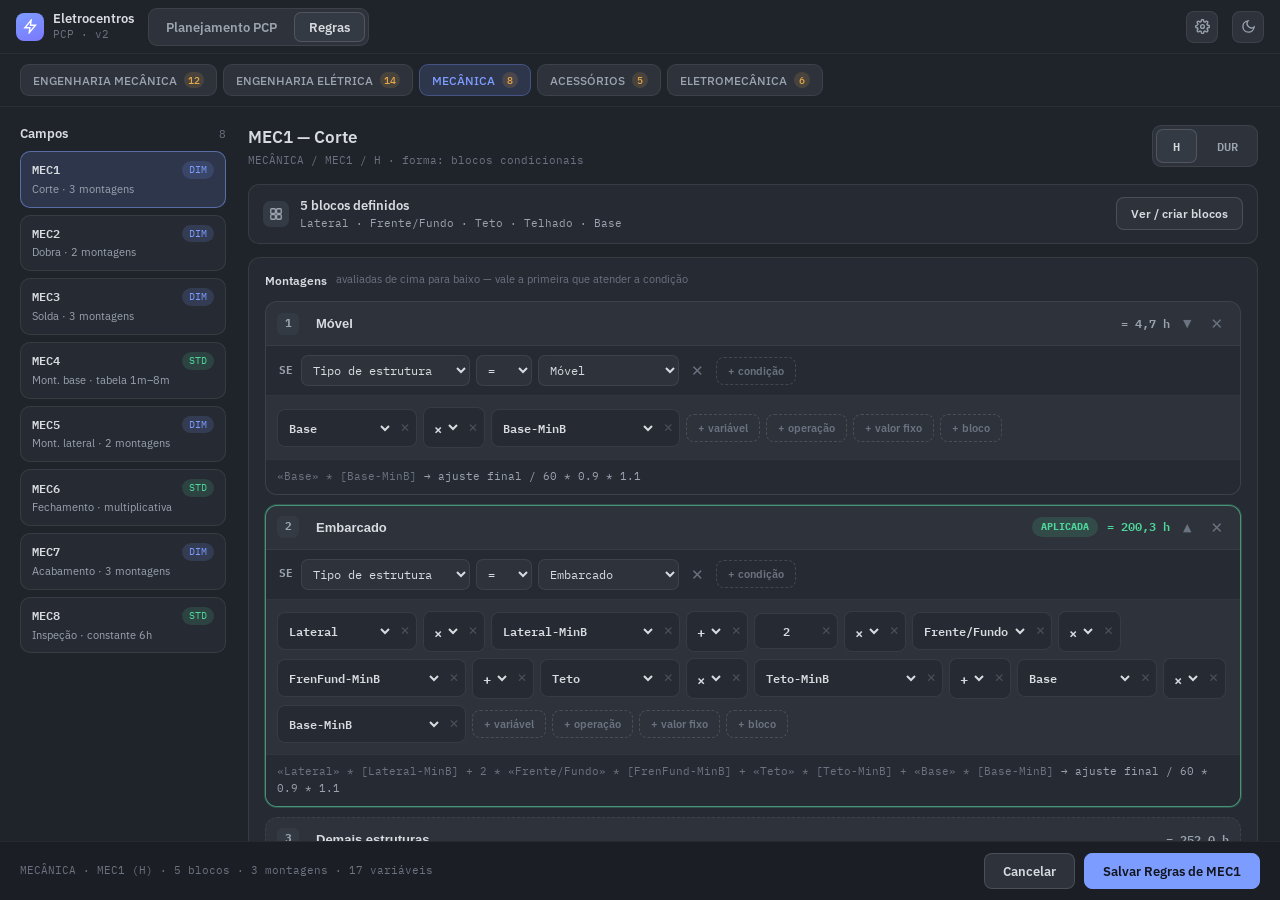
<file: docs/mockup-regras-blocos-v3.html>
<!DOCTYPE html>
<html lang="pt-BR" data-theme="dim">
<head>
<meta charset="UTF-8">
<meta name="viewport" content="width=device-width, initial-scale=1">
<title>Eletrocentros — Blocos + montagens condicionais</title>
<link href="https://fonts.googleapis.com/css2?family=IBM+Plex+Mono:wght@400;500;600;700&family=IBM+Plex+Sans:wght@400;500;600;700&display=swap" rel="stylesheet">
<style>
:root[data-theme="dark"]{color-scheme:dark;--bg:#07080A;--shell:#0E1013;--sidebar:#0A0C0F;--panel:#131619;--panel-2:#191D21;--panel-3:#20252A;--border:rgba(255,255,255,.07);--border-strong:rgba(255,255,255,.13);--hairline:rgba(255,255,255,.045);--text:#EAEDF0;--text-dim:#8B93A0;--text-faint:#535A64;--accent:#6C8EFF;--accent-ink:#080B18;--accent-dim:rgba(108,142,255,.14);--amber:#F0A93E;--amber-dim:rgba(240,169,62,.15);--green:#3DD68C;--green-dim:rgba(61,214,140,.14);--red:#FF6B76;--red-dim:rgba(255,107,118,.13);--violet:#A98CFF;--violet-dim:rgba(169,140,255,.15);--scrollbar-bg:#0A0C0F;--scrollbar-thumb:#252B33}
:root[data-theme="dim"]{color-scheme:dark;--bg:#1B1E24;--shell:#1F232A;--sidebar:#1B1E24;--panel:#262A32;--panel-2:#2D323B;--panel-3:#343A44;--border:rgba(255,255,255,.08);--border-strong:rgba(255,255,255,.14);--hairline:rgba(255,255,255,.05);--text:#D7DBE0;--text-dim:#9BA3AF;--text-faint:#6B7280;--accent:#7C9CFF;--accent-ink:#12151C;--accent-dim:rgba(124,156,255,.16);--amber:#E8A94A;--amber-dim:rgba(232,169,74,.15);--green:#4FD69A;--green-dim:rgba(79,214,154,.15);--red:#FF7B85;--red-dim:rgba(255,123,133,.14);--violet:#B49CFF;--violet-dim:rgba(180,156,255,.16);--scrollbar-bg:#1B1E24;--scrollbar-thumb:#343A44}
:root[data-theme="light"]{color-scheme:light;--bg:#DEE2E7;--shell:#F4F5F7;--sidebar:#EBEDF0;--panel:#FFF;--panel-2:#F2F3F5;--panel-3:#E7E9EC;--border:rgba(15,23,42,.09);--border-strong:rgba(15,23,42,.16);--hairline:rgba(15,23,42,.05);--text:#181B20;--text-dim:#5E6672;--text-faint:#959CA6;--accent:#3E5FD9;--accent-ink:#FFF;--accent-dim:rgba(62,95,217,.10);--amber:#B06A05;--amber-dim:rgba(176,106,5,.12);--green:#12875A;--green-dim:rgba(18,135,90,.10);--red:#C7303F;--red-dim:rgba(199,48,63,.09);--violet:#6D4BC7;--violet-dim:rgba(109,75,199,.11);--scrollbar-bg:#EBEDF0;--scrollbar-thumb:#C5C9D0}
*{box-sizing:border-box;scrollbar-width:thin;scrollbar-color:var(--scrollbar-thumb) var(--scrollbar-bg)}
::-webkit-scrollbar{width:9px;height:9px}::-webkit-scrollbar-track{background:var(--scrollbar-bg)}
::-webkit-scrollbar-thumb{background:var(--scrollbar-thumb);border-radius:99px;border:2px solid var(--scrollbar-bg)}
html,body{margin:0;padding:0;height:100%;overflow:hidden}
body{background:var(--bg);color:var(--text);font-family:"IBM Plex Sans",system-ui,sans-serif;font-size:13.5px;line-height:1.45;-webkit-font-smoothing:antialiased}
.mono{font-family:"IBM Plex Mono",ui-monospace,monospace}
svg{display:block}button{font-family:inherit}
:focus-visible{outline:2px solid var(--accent);outline-offset:2px;border-radius:4px}
.app-shell{width:100%;height:100vh;background:var(--shell);display:flex;flex-direction:column;overflow:hidden}
.toolbar{display:flex;align-items:center;gap:14px;height:54px;flex:none;padding:0 16px;border-bottom:1px solid var(--hairline)}
.brandmark{display:flex;align-items:center;gap:9px}
.brandmark .mark{width:28px;height:28px;border-radius:8px;background:linear-gradient(160deg,var(--accent),color-mix(in srgb,var(--accent) 55%,#7A4CFF));display:flex;align-items:center;justify-content:center;color:#FFF}
.brandmark .mark svg{width:15px;height:15px}
.brandmark-text b{font-size:13px;font-weight:600;display:block;line-height:1.2}
.brandmark-text span{font-size:10.5px;color:var(--text-faint);font-family:"IBM Plex Mono";display:block}
.seg-nav{display:flex;gap:3px;background:var(--panel-2);border:1px solid var(--border);border-radius:9px;padding:3px}
.seg-nav button{border:none;background:transparent;color:var(--text-dim);font-size:12.5px;font-weight:600;padding:6px 14px;border-radius:7px;cursor:pointer}
.seg-nav button.active{background:var(--panel-3);color:var(--text);border:1px solid var(--border-strong)}
.toolbar-spacer{flex:1}
.icon-btn{width:32px;height:32px;border-radius:8px;border:1px solid var(--border);background:var(--panel-2);color:var(--text-dim);display:flex;align-items:center;justify-content:center;cursor:pointer;flex:none}
.icon-btn:hover{background:var(--panel-3);color:var(--text)}
.icon-btn svg{width:15px;height:15px}
.section-nav{flex:none;display:flex;gap:6px;padding:10px 20px;border-bottom:1px solid var(--hairline);overflow-x:auto;scrollbar-width:none}
.section-nav::-webkit-scrollbar{display:none}
.snav-btn{display:flex;align-items:center;gap:7px;flex:none;padding:7px 12px;border-radius:9px;cursor:pointer;color:var(--text-dim);font-size:12px;font-weight:500;background:var(--panel-2);border:1px solid var(--border);white-space:nowrap}
.snav-btn.active{background:var(--accent-dim);color:var(--accent);border-color:color-mix(in srgb,var(--accent) 30%,transparent)}
.snav-btn .n{font-family:"IBM Plex Mono";font-size:10px;min-width:16px;height:16px;padding:0 4px;border-radius:99px;display:flex;align-items:center;justify-content:center;background:var(--amber-dim);color:var(--amber)}
.app-body{flex:1;display:flex;min-height:0}
.col-list{flex:0 0 226px;display:flex;flex-direction:column;gap:7px;padding:18px 0 18px 20px;overflow-y:auto;scrollbar-width:none}
.col-list::-webkit-scrollbar{display:none}
.col-editor{flex:1;min-width:0;overflow-y:auto;padding:18px 22px 30px}
.list-head{display:flex;align-items:baseline;justify-content:space-between}
.list-head h2{font-size:13px;font-weight:600;margin:0}
.list-head span{font-size:11px;color:var(--text-faint)}
.field-row{padding:9px 11px;border-radius:10px;border:1px solid var(--border);background:var(--panel);cursor:pointer}
.field-row:hover{border-color:var(--border-strong);background:var(--panel-2)}
.field-row.active{border-color:color-mix(in srgb,var(--accent) 45%,var(--border));background:var(--accent-dim)}
.field-row .fr-top{display:flex;align-items:center;gap:8px}
.field-row .fr-name{font-weight:600;font-size:12px;font-family:"IBM Plex Mono";flex:1}
.field-row .fr-meta{display:block;font-size:11px;color:var(--text-dim);margin-top:3px}
.badge{font-size:9.5px;font-family:"IBM Plex Mono";padding:2px 7px;border-radius:99px}
.badge.dim{background:var(--accent-dim);color:var(--accent)}
.badge.simples{background:var(--green-dim);color:var(--green)}
.editor-head{display:flex;align-items:flex-start;justify-content:space-between;gap:14px;margin-bottom:15px}
.editor-head h1{font-size:17px;font-weight:600;margin:0 0 3px}
.editor-head .path{font-size:11px;color:var(--text-faint);font-family:"IBM Plex Mono"}
.subtabs{display:flex;gap:4px;background:var(--panel-2);border:1px solid var(--border);border-radius:9px;padding:3px}
.btn-subtab{border:none;background:transparent;color:var(--text-dim);font-size:12px;font-weight:600;padding:6px 16px;border-radius:7px;cursor:pointer;font-family:"IBM Plex Mono"}
.btn-subtab.active{background:var(--panel-3);color:var(--text);border:1px solid var(--border-strong)}
.block{background:var(--panel);border:1px solid var(--border);border-radius:12px;padding:14px 16px;margin-bottom:13px}
.bl{font-size:12px;font-weight:600;margin-bottom:12px;display:flex;align-items:center;gap:9px;flex-wrap:wrap}
.bl .hint{font-weight:400;font-size:11px;color:var(--text-faint)}
.bl .sp{flex:1}
.blocbar{display:flex;align-items:center;gap:11px;padding:11px 14px;border-radius:11px;background:var(--panel);border:1px solid var(--border)}
.blocbar .ic{width:26px;height:26px;border-radius:7px;background:var(--panel-3);color:var(--text-dim);display:flex;align-items:center;justify-content:center;flex:none}
.blocbar .ic svg{width:14px;height:14px}
.blocbar .tt{flex:1;font-size:12.5px}
.blocbar .tt b{font-weight:600}
.blocbar .tt span{display:block;font-size:11px;color:var(--text-dim);font-family:"IBM Plex Mono";margin-top:2px;overflow:hidden;text-overflow:ellipsis;white-space:nowrap}
.btn-vio{background:var(--panel-2);border:1px solid var(--border-strong);color:var(--text);font-size:12px;font-weight:600;padding:8px 14px;border-radius:8px;cursor:pointer;white-space:nowrap}
.btn-vio:hover{background:var(--panel-3)}
.mcard{border:1px solid var(--border);border-radius:12px;background:var(--panel-2);margin-bottom:10px;overflow:hidden}
.mcard.hit{border-color:color-mix(in srgb,var(--green) 55%,var(--border));box-shadow:0 0 0 1px color-mix(in srgb,var(--green) 22%,transparent)}
.mcard.pad{border-style:dashed}
.mhead2{display:flex;align-items:center;gap:9px;padding:9px 11px;border-bottom:1px solid var(--hairline);flex-wrap:wrap}
.ord{width:22px;height:22px;border-radius:6px;background:var(--panel-3);color:var(--text-dim);display:flex;align-items:center;justify-content:center;font-family:"IBM Plex Mono";font-size:11px;font-weight:700;flex:none}
.mname{background:transparent;border:1px solid transparent;border-radius:6px;color:var(--text);font-size:13px;font-weight:600;padding:4px 7px;outline:none;flex:1;min-width:70px}
.mname:hover{background:var(--panel-3)}
.mname:focus{border-color:var(--accent);background:var(--panel)}
.hitbadge{font-size:9.5px;font-family:"IBM Plex Mono";font-weight:700;padding:3px 9px;border-radius:99px;background:var(--green-dim);color:var(--green)}
.mres{font-family:"IBM Plex Mono";font-size:12px;font-weight:600;color:var(--text-dim)}
.mcard.hit .mres{color:var(--green)}
.arrbtn{border:none;background:transparent;color:var(--text-faint);cursor:pointer;font-size:11px;padding:3px 4px;border-radius:5px;line-height:1}
.arrbtn:hover{color:var(--accent);background:var(--accent-dim)}
.bdel{border:none;background:transparent;color:var(--text-faint);cursor:pointer;font-size:15px;padding:2px 6px;border-radius:6px;line-height:1}
.bdel:hover{color:var(--red);background:var(--red-dim)}
.condrow{display:flex;align-items:center;gap:6px;flex-wrap:wrap;padding:9px 11px;background:var(--panel);border-bottom:1px solid var(--hairline)}
.kw{font-family:"IBM Plex Mono";font-size:11px;font-weight:700;color:var(--text-dim);padding:0 2px}
.condrow select{background:var(--panel-2);border:1px solid var(--border);border-radius:7px;color:var(--text);font-size:12px;padding:6px 7px;outline:none;font-family:"IBM Plex Mono";cursor:pointer;max-width:190px}
.condrow select:hover{border-color:var(--border-strong)}
.condrow select:focus{border-color:var(--accent)}
.condrow input{background:var(--panel-2);border:1px solid var(--border);border-radius:7px;color:var(--text);font-size:12px;padding:6px 8px;outline:none;font-family:"IBM Plex Mono";width:70px;text-align:center}
.padtxt{font-size:12px;color:var(--text-dim);padding:9px 11px;background:var(--panel);border-bottom:1px solid var(--hairline);font-style:italic}
.chain{display:flex;align-items:center;gap:6px;flex-wrap:wrap;padding:11px}
.chip{display:inline-flex;align-items:center;gap:3px;border-radius:8px;border:1px solid var(--border);background:var(--panel);padding:2px 2px 2px 3px}
.chip.var,.chip.blk,.chip.num{border-color:var(--border);background:var(--panel)}
.chip.op{border-color:var(--border);background:var(--panel)}
.chip:hover{border-color:var(--border-strong)}
.chip select,.chip input{background:transparent;border:none;outline:none;color:var(--text);font-family:"IBM Plex Mono";font-size:12px;font-weight:600;padding:5px 4px;cursor:pointer;max-width:180px}
.chip.num input{width:56px;text-align:center;cursor:text}
.chip.op select{font-size:14px;text-align:center;width:34px;padding:5px 0}
.chip .x{border:none;background:transparent;color:var(--text-faint);cursor:pointer;font-size:12px;line-height:1;padding:3px 4px;border-radius:5px;opacity:.55}
.chip .x:hover{color:var(--red);background:var(--red-dim);opacity:1}
.addbtn{border:1px dashed var(--border-strong);background:transparent;color:var(--text-faint);border-radius:8px;font-size:11px;font-weight:600;padding:6px 11px;cursor:pointer;white-space:nowrap}
.addbtn:hover{color:var(--text);border-color:var(--border-strong);background:var(--panel-3)}
.newblock{width:100%;border:1px dashed var(--border-strong);background:transparent;color:var(--text-dim);border-radius:11px;padding:11px;cursor:pointer;font-size:12.5px;font-weight:600;display:flex;align-items:center;justify-content:center;gap:8px}
.newblock:hover{color:var(--text);border-color:var(--border-strong);background:var(--panel-2)}
.newblock svg{width:14px;height:14px}
.expr-out{font-family:"IBM Plex Mono";font-size:11px;color:var(--text-faint);background:var(--panel);border-radius:0 0 11px 11px;padding:8px 11px;word-break:break-word;line-height:1.6;border-top:1px solid var(--hairline)}
.simbar{display:flex;align-items:center;gap:9px;flex-wrap:wrap;margin-bottom:12px}
.siminp{display:flex;align-items:center;gap:7px;background:var(--panel-2);border:1px solid var(--border);border-radius:9px;padding:5px 5px 5px 11px}
.siminp label{font-size:11.5px;color:var(--text-dim);white-space:nowrap}
.siminp input,.siminp select{text-align:center;font-family:"IBM Plex Mono";font-size:12.5px;font-weight:600;background:var(--panel);border:1px solid var(--border);border-radius:6px;color:var(--text);padding:5px 6px;outline:none}
.siminp input{width:62px}
.siminp select{cursor:pointer}
.siminp input:focus,.siminp select:focus{border-color:var(--accent)}
.simrows{display:flex;flex-direction:column;gap:5px;margin-bottom:11px}
.simrow{display:flex;align-items:center;gap:9px;font-family:"IBM Plex Mono";font-size:11.5px;padding:5px 9px;border-radius:7px;background:var(--panel-2)}
.simrow .tg{width:20px;height:18px;border-radius:5px;background:var(--violet-dim);color:var(--violet);display:flex;align-items:center;justify-content:center;font-size:10px;font-weight:700;flex:none}
.simrow .nm{width:140px;color:var(--text-dim);overflow:hidden;text-overflow:ellipsis;white-space:nowrap;flex:none}
.simrow .ex{flex:1;color:var(--text-faint);overflow:hidden;text-overflow:ellipsis;white-space:nowrap}
.simrow .vl{font-weight:600;color:var(--text)}
.simtot{display:flex;align-items:center;gap:12px;padding:12px 14px;border-radius:11px;background:var(--accent-dim);border:1px solid color-mix(in srgb,var(--accent) 30%,transparent)}
.simtot .lb{font-size:12px;color:var(--text-dim);flex:1}
.simtot .lb b{color:var(--text)}
.simtot .vv{font-family:"IBM Plex Mono";font-size:24px;font-weight:700;color:var(--accent)}
.simtot .un{font-size:12px;color:var(--text-dim)}
.err{background:var(--red-dim);color:var(--red);border-radius:8px;padding:9px 11px;font-size:11.5px;font-family:"IBM Plex Mono"}
.ovl{position:fixed;inset:0;background:rgba(0,0,0,.55);display:none;align-items:center;justify-content:center;z-index:50;padding:24px}
.ovl.on{display:flex}
.modal{background:var(--shell);border:1px solid var(--border-strong);border-radius:14px;width:min(860px,100%);max-height:86vh;display:flex;flex-direction:column;overflow:hidden}
.modal.sm{width:min(720px,100%)}
.mhead{display:flex;align-items:center;gap:10px;padding:14px 16px;border-bottom:1px solid var(--hairline)}
.mhead h3{margin:0;font-size:14px;font-weight:600}
.mhead .sp{flex:1}
.mbody{padding:14px 16px;overflow-y:auto}
.bcard{border:1px solid var(--border);border-radius:11px;background:var(--panel-2);margin-bottom:9px;overflow:hidden}
.bhead{display:flex;align-items:center;gap:9px;padding:9px 11px;border-bottom:1px solid var(--hairline)}
.bhead .tag{width:22px;height:22px;border-radius:6px;background:var(--panel-3);color:var(--text-dim);display:flex;align-items:center;justify-content:center;font-family:"IBM Plex Mono";font-size:11px;font-weight:700;flex:none}
.bname{background:transparent;border:1px solid transparent;border-radius:6px;color:var(--text);font-size:13px;font-weight:600;padding:4px 7px;outline:none;flex:1;min-width:60px}
.bname:hover{background:var(--panel-3)}
.bname:focus{border-color:var(--accent);background:var(--panel)}
.bres{font-family:"IBM Plex Mono";font-size:12px;font-weight:600;color:var(--text-dim);white-space:nowrap}
.usedby{font-size:10px;font-family:"IBM Plex Mono";color:var(--text-faint);padding:0 11px 9px}
.vtable{width:100%;border-collapse:collapse}
.vtable th{font-size:10.5px;font-family:"IBM Plex Mono";color:var(--text-faint);text-align:left;padding:6px;border-bottom:1px solid var(--border);text-transform:uppercase;letter-spacing:.4px}
.vtable td{padding:4px 6px;border-bottom:1px solid var(--hairline);font-size:12px}
.vtable input,.vtable select{width:100%;background:var(--panel-2);border:1px solid var(--border);border-radius:6px;color:var(--text);padding:6px 7px;font-size:12px;font-family:"IBM Plex Mono";outline:none}
.vtable input:focus{border-color:var(--accent)}
.grp{font-family:"IBM Plex Sans";font-size:11px;font-weight:600;color:var(--text-dim);padding:12px 6px 4px;text-transform:uppercase;letter-spacing:.5px}
.jsonprev{font-family:"IBM Plex Mono";font-size:10.5px;color:var(--text-faint);background:var(--panel);border:1px solid var(--border);border-radius:9px;padding:11px;white-space:pre;overflow-x:auto;margin-top:12px;line-height:1.55}
.app-footer{display:flex;align-items:center;justify-content:space-between;padding:11px 20px;background:var(--sidebar);border-top:1px solid var(--hairline);flex:none}
.footer-meta{font-family:"IBM Plex Mono";font-size:11px;color:var(--text-faint)}
.btn{font-size:12.5px;font-weight:600;padding:9px 18px;border-radius:8px;cursor:pointer;border:1px solid var(--border-strong);background:var(--panel-2);color:var(--text)}
.btn:hover{background:var(--panel-3)}
.btn.primary{background:var(--accent);border-color:var(--accent);color:var(--accent-ink)}
</style>
</head>
<body>
<div class="app-shell">
  <div class="toolbar">
    <div class="brandmark">
      <div class="mark"><svg viewBox="0 0 24 24" fill="none" stroke="currentColor" stroke-width="2.2"><path d="M13 2 3 14h8l-1 8 10-12h-8l1-8Z"/></svg></div>
      <div class="brandmark-text"><b>Eletrocentros</b><span>PCP · v2</span></div>
    </div>
    <div class="seg-nav"><button>Planejamento PCP</button><button class="active">Regras</button></div>
    <div class="toolbar-spacer"></div>
    <button class="icon-btn" id="cfgBtn" title="Configurar variáveis"><svg viewBox="0 0 24 24" fill="none" stroke="currentColor" stroke-width="2.2"><circle cx="12" cy="12" r="3"/><path d="M19.4 15a1.6 1.6 0 0 0 .3 1.8l.1.1a2 2 0 1 1-2.8 2.8l-.1-.1a1.6 1.6 0 0 0-1.8-.3 1.6 1.6 0 0 0-1 1.5V21a2 2 0 1 1-4 0v-.1A1.6 1.6 0 0 0 9 19.4a1.6 1.6 0 0 0-1.8.3l-.1.1a2 2 0 1 1-2.8-2.8l.1-.1a1.6 1.6 0 0 0 .3-1.8 1.6 1.6 0 0 0-1.5-1H3a2 2 0 1 1 0-4h.1A1.6 1.6 0 0 0 4.6 9a1.6 1.6 0 0 0-.3-1.8l-.1-.1a2 2 0 1 1 2.8-2.8l.1.1a1.6 1.6 0 0 0 1.8.3H9a1.6 1.6 0 0 0 1-1.5V3a2 2 0 1 1 4 0v.1a1.6 1.6 0 0 0 1 1.5 1.6 1.6 0 0 0 1.8-.3l.1-.1a2 2 0 1 1 2.8 2.8l-.1.1a1.6 1.6 0 0 0-.3 1.8V9a1.6 1.6 0 0 0 1.5 1H21a2 2 0 1 1 0 4h-.1a1.6 1.6 0 0 0-1.5 1Z"/></svg></button>
    <button class="icon-btn" id="themeBtn"><svg viewBox="0 0 24 24" fill="none" stroke="currentColor" stroke-width="2.2"><path d="M21 12.8A9 9 0 1 1 11.2 3a7 7 0 0 0 9.8 9.8Z"/></svg></button>
  </div>

  <nav class="section-nav">
    <button class="snav-btn">ENGENHARIA MECÂNICA <span class="n">12</span></button>
    <button class="snav-btn">ENGENHARIA ELÉTRICA <span class="n">14</span></button>
    <button class="snav-btn active">MECÂNICA <span class="n">8</span></button>
    <button class="snav-btn">ACESSÓRIOS <span class="n">5</span></button>
    <button class="snav-btn">ELETROMECÂNICA <span class="n">6</span></button>
  </nav>

  <div class="app-body">
    <div class="col-list" id="colList"></div>
    <div class="col-editor">
      <div class="editor-head">
        <div><h1>MEC1 — Corte</h1><div class="path">MECÂNICA / MEC1 / H · forma: blocos condicionais</div></div>
        <div class="subtabs"><button class="btn-subtab active">H</button><button class="btn-subtab">DUR</button></div>
      </div>

      <div class="blocbar" id="blocBar"></div>

      <div class="block" style="margin-top:13px">
        <div class="bl">Montagens <span class="hint">avaliadas de cima para baixo — vale a primeira que atender a condição</span></div>
        <div id="montagens"></div>
        <button class="newblock" id="newMont"><svg viewBox="0 0 24 24" fill="none" stroke="currentColor" stroke-width="2.4"><path d="M12 5v14M5 12h14"/></svg>Adicionar montagem condicional</button>
      </div>

      <div class="block" style="margin-bottom:0">
        <div class="bl">Simular <span class="hint">escolha o cenário e confira qual montagem é aplicada</span></div>
        <div class="simbar" id="simBar"></div>
        <div id="simTot"></div>
      </div>
    </div>
  </div>

  <div class="app-footer">
    <span class="footer-meta" id="footMeta"></span>
    <div style="display:flex;gap:9px"><button class="btn">Cancelar</button><button class="btn primary">Salvar Regras de MEC1</button></div>
  </div>
</div>

<!-- painel de blocos -->
<div class="ovl" id="ovlBlk">
  <div class="modal">
    <div class="mhead"><h3>Blocos</h3><span class="sp"></span>
      <span class="footer-meta">cada bloco funciona como um parêntese</span>
      <button class="icon-btn" data-close="ovlBlk"><svg viewBox="0 0 24 24" fill="none" stroke="currentColor" stroke-width="2.4"><path d="M18 6 6 18M6 6l12 12"/></svg></button>
    </div>
    <div class="mbody">
      <div id="blocos"></div>
      <button class="newblock vio" id="newBlk"><svg viewBox="0 0 24 24" fill="none" stroke="currentColor" stroke-width="2.4"><path d="M12 5v14M5 12h14"/></svg>Criar bloco</button>
    </div>
  </div>
</div>

<!-- variáveis -->
<div class="ovl" id="ovlCfg">
  <div class="modal sm">
    <div class="mhead"><h3>Variáveis disponíveis</h3><span class="sp"></span>
      <span class="footer-meta">config.json → "variaveis"</span>
      <button class="icon-btn" data-close="ovlCfg"><svg viewBox="0 0 24 24" fill="none" stroke="currentColor" stroke-width="2.4"><path d="M18 6 6 18M6 6l12 12"/></svg></button>
    </div>
    <div class="mbody">
      <p style="font-size:12px;color:var(--text-dim);margin:0 0 10px">Variáveis de <b>entrada</b> vêm do formulário; <b>constantes</b> têm valor fixo definido aqui.</p>
      <table class="vtable"><thead><tr><th style="width:34%">Nome</th><th style="width:16%">Chave</th><th style="width:24%">Tipo</th><th style="width:18%">Valor</th><th style="width:8%"></th></tr></thead><tbody id="varBody"></tbody></table>
      <button class="addbtn" id="addVar" style="margin-top:11px;width:100%;padding:9px">+ Adicionar variável</button>
      <div class="jsonprev" id="jsonPrev"></div>
    </div>
  </div>
</div>

<script>
/* ===== config.json → variaveis ===== */
var VARS=[
 {g:'Dimensões',n:'Comprimento',k:'comp',t:'entrada',v:12},
 {g:'Dimensões',n:'Largura',k:'larg',t:'entrada',v:2.4},
 {g:'Dimensões',n:'Altura',k:'alt',t:'entrada',v:2.6},
 {g:'Sistema',n:'Nº de módulos',k:'nmod',t:'entrada',v:1},
 {g:'Tempos de Corte',n:'Lateral-Fator1',k:'lat_f1',t:'constante',v:1.14},
 {g:'Tempos de Corte',n:'Lateral-MinB',k:'lat_mb',t:'constante',v:2.815},
 {g:'Tempos de Corte',n:'FrenFund-Fator1',k:'ffd_f1',t:'constante',v:1.31},
 {g:'Tempos de Corte',n:'FrenFund-MinB',k:'ffd_mb',t:'constante',v:1.472},
 {g:'Tempos de Corte',n:'Teto-Fator1',k:'tet_f1',t:'constante',v:1.29},
 {g:'Tempos de Corte',n:'Teto-Fator2',k:'tet_f2',t:'constante',v:1.19},
 {g:'Tempos de Corte',n:'Teto-MinB',k:'tet_mb',t:'constante',v:4.785},
 {g:'Tempos de Corte',n:'Telhado-Fator1',k:'tlh_f1',t:'constante',v:1.38},
 {g:'Tempos de Corte',n:'Telhado-Fator2',k:'tlh_f2',t:'constante',v:1.025},
 {g:'Tempos de Corte',n:'Telhado-MinB',k:'tlh_mb',t:'constante',v:1.36},
 {g:'Tempos de Corte',n:'Base-Fator1',k:'bas_f1',t:'constante',v:1.4},
 {g:'Tempos de Corte',n:'Base-Fator2',k:'bas_f2',t:'constante',v:1.405},
 {g:'Tempos de Corte',n:'Base-MinB',k:'bas_mb',t:'constante',v:14.17}
];
/* campos do formulário usados nas condições */
var CAMPOS_COND=[
 {k:'tipoestrutura',n:'Tipo de estrutura',opts:['Móvel','Semimóvel','Modular','Fixo','Embarcado','Container Solar']},
 {k:'nmod',n:'Nº de módulos',num:true},
 {k:'tipomaq',n:'Tipo de máquina',opts:['Escavadeira','Perfuratriz','Britador','Outro']},
 {k:'incendio',n:'Sistema de incêndio',opts:['Sim','Não']}
];
var SIM={comp:12,larg:2.4,alt:2.6,nmod:1,tipoestrutura:'Embarcado',tipomaq:'Escavadeira',incendio:'Não'};

function v(k){return{t:'var',v:k}} function op(o){return{t:'op',v:o}}
function n(x){return{t:'num',v:x}} function b(i){return{t:'blk',v:i}}

var BLOCOS=[
 {id:'b1',nome:'Lateral',it:[v('lat_f1'),op('*'),v('comp'),op('+'),n(4)]},
 {id:'b2',nome:'Frente/Fundo',it:[v('ffd_f1'),op('*'),v('comp'),op('+'),n(4)]},
 {id:'b3',nome:'Teto',it:[v('tet_f1'),op('*'),v('comp'),op('+'),v('tet_f2'),op('*'),v('larg')]},
 {id:'b4',nome:'Telhado',it:[v('tlh_f1'),op('*'),v('comp'),op('+'),v('tlh_f2'),op('*'),v('larg')]},
 {id:'b5',nome:'Base',it:[v('bas_f1'),op('*'),v('comp'),op('+'),v('bas_f2'),op('*'),v('larg')]}
];
var POS=[op('/'),n(60),op('*'),n(0.9),op('*'),n(1.1)];
var MONTS=[
 {id:'m1',nome:'Móvel',cond:[{c:'tipoestrutura',o:'=',val:'Móvel',j:'E'}],
  it:[b('b5'),op('*'),v('bas_mb')]},
 {id:'m2',nome:'Embarcado',cond:[{c:'tipoestrutura',o:'=',val:'Embarcado',j:'E'}],
  it:[b('b1'),op('*'),v('lat_mb'),op('+'),n(2),op('*'),b('b2'),op('*'),v('ffd_mb'),op('+'),b('b3'),op('*'),v('tet_mb'),op('+'),b('b5'),op('*'),v('bas_mb')]},
 {id:'m0',nome:'Demais estruturas',padrao:true,cond:[],
  it:[b('b1'),op('*'),v('lat_mb'),op('+'),n(2),op('*'),b('b2'),op('*'),v('ffd_mb'),op('+'),b('b3'),op('*'),v('tet_mb'),op('+'),n(2),op('*'),b('b4'),op('*'),v('tlh_mb'),op('+'),b('b5'),op('*'),v('bas_mb')]}
];
var CAMPOS=[
 {k:'MEC1',n:'Corte',h:'3 montagens',dim:1},{k:'MEC2',n:'Dobra',h:'2 montagens',dim:1},
 {k:'MEC3',n:'Solda',h:'3 montagens',dim:1},{k:'MEC4',n:'Mont. base',h:'tabela 1m–8m',dim:0},
 {k:'MEC5',n:'Mont. lateral',h:'2 montagens',dim:1},{k:'MEC6',n:'Fechamento',h:'multiplicativa',dim:0},
 {k:'MEC7',n:'Acabamento',h:'3 montagens',dim:1},{k:'MEC8',n:'Inspeção',h:'constante 6h',dim:0}
];
var OPS=['+','−','×','÷','%','^'],OPMAP={'+':'+','−':'-','×':'*','÷':'/','%':'%','^':'**'},OPINV={'+':'+','-':'−','*':'×','/':'÷','%':'%','**':'^'};
var CONDOPS=['=','≠','>','<','≥','≤'];
var $=function(i){return document.getElementById(i)};
var br=function(x,d){return isFinite(x)?x.toFixed(d===undefined?2:d).replace('.',','):'—'};
var vname=function(k){var f=VARS.filter(function(x){return x.k===k})[0];return f?f.n:'?'};
var vval=function(k){var f=VARS.filter(function(x){return x.k===k})[0];if(!f)return 0;return f.t==='entrada'?(SIM[k]||0):f.v};
var byB=function(i){return BLOCOS.filter(function(x){return x.id===i})[0]};
var byM=function(i){return MONTS.filter(function(x){return x.id===i})[0]};
var cname=function(k){var f=CAMPOS_COND.filter(function(x){return x.k===k})[0];return f?f.n:k};

function chainExpr(items,num){
  return items.map(function(it){
    if(it.t==='op')return OPMAP[it.v]||it.v;
    if(it.t==='num')return it.v;
    if(it.t==='var')return num?vval(it.v):('['+vname(it.v)+']');
    if(it.t==='blk'){var bo=byB(it.v);return bo?(num?'('+chainExpr(bo.it,true)+')':'«'+bo.nome+'»'):'0'}
    return '';
  }).join(' ');
}
function ev(items){try{var r=Function('"use strict";return ('+chainExpr(items,true)+')')();return isFinite(r)?r:NaN}catch(e){return NaN}}
function condOk(m){
  if(m.padrao||!m.cond.length)return true;
  var res=null;
  m.cond.forEach(function(c,i){
    var a=SIM[c.c],bv=c.val,ok;
    var fn=CAMPOS_COND.filter(function(x){return x.k===c.c})[0];
    if(fn&&fn.num){a=parseFloat(a)||0;bv=parseFloat(String(bv).replace(',','.'))||0}
    ok=c.o==='='?a===bv:c.o==='≠'?a!==bv:c.o==='>'?a>bv:c.o==='<'?a<bv:c.o==='≥'?a>=bv:a<=bv;
    res=i===0?ok:(c.j==='OU'?(res||ok):(res&&ok));
  });
  return res;
}
function matched(){for(var i=0;i<MONTS.length;i++)if(condOk(MONTS[i]))return MONTS[i];return null}

function varSelect(sel){
  var gs=[],h='<select data-role="var">';
  VARS.forEach(function(x){if(gs.indexOf(x.g)<0)gs.push(x.g)});
  gs.forEach(function(g){h+='<optgroup label="'+g+'">';
    VARS.filter(function(x){return x.g===g}).forEach(function(x){
      h+='<option value="'+x.k+'"'+(x.k===sel?' selected':'')+'>'+x.n+'</option>'});h+='</optgroup>'});
  return h+'</select>';
}
function opSelect(sel){return '<select data-role="op">'+OPS.map(function(o){
  return '<option'+(o===(OPINV[sel]||sel)?' selected':'')+'>'+o+'</option>'}).join('')+'</select>'}
function blkSelect(sel,skip){return '<select data-role="blk">'+BLOCOS.filter(function(x){return x.id!==skip}).map(function(x){
  return '<option value="'+x.id+'"'+(x.id===sel?' selected':'')+'>'+x.nome+'</option>'}).join('')+'</select>'}
function chipHtml(it,i,sc,skip){
  var d=' data-sc="'+sc+'" data-i="'+i+'"';
  if(it.t==='var')return '<span class="chip var"'+d+'>'+varSelect(it.v)+'<button class="x" data-del="1"'+d+'>✕</button></span>';
  if(it.t==='op')return '<span class="chip op"'+d+'>'+opSelect(it.v)+'<button class="x" data-del="1"'+d+'>✕</button></span>';
  if(it.t==='num')return '<span class="chip num"'+d+'><input value="'+String(it.v).replace('.',',')+'"><button class="x" data-del="1"'+d+'>✕</button></span>';
  if(it.t==='blk')return '<span class="chip blk"'+d+'>'+blkSelect(it.v,skip)+'<button class="x" data-del="1"'+d+'>✕</button></span>';
  return '';
}
function addBtns(sc,blk){
  return '<button class="addbtn" data-add="var" data-sc="'+sc+'">+ variável</button>'+
   '<button class="addbtn" data-add="op" data-sc="'+sc+'">+ operação</button>'+
   '<button class="addbtn n" data-add="num" data-sc="'+sc+'">+ valor fixo</button>'+
   (blk?'<button class="addbtn b" data-add="blk" data-sc="'+sc+'">+ bloco</button>':'');
}
function renderList(){
  var h='<div class="list-head"><h2>Campos</h2><span>8</span></div>';
  CAMPOS.forEach(function(c,i){h+='<div class="field-row'+(i===0?' active':'')+'"><div class="fr-top">'+
   '<span class="fr-name">'+c.k+'</span><span class="badge '+(c.dim?'dim':'simples')+'">'+(c.dim?'DIM':'STD')+'</span></div>'+
   '<span class="fr-meta">'+c.n+' · '+c.h+'</span></div>'});
  $('colList').innerHTML=h;
  $('colList').querySelectorAll('.field-row').forEach(function(r){r.onclick=function(){
    $('colList').querySelectorAll('.field-row').forEach(function(x){x.classList.remove('active')});r.classList.add('active')}});
}
function renderBar(){
  $('blocBar').innerHTML='<span class="ic"><svg viewBox="0 0 24 24" fill="none" stroke="currentColor" stroke-width="2.3"><rect x="3" y="3" width="8" height="8" rx="1.6"/><rect x="13" y="3" width="8" height="8" rx="1.6"/><rect x="3" y="13" width="8" height="8" rx="1.6"/><rect x="13" y="13" width="8" height="8" rx="1.6"/></svg></span>'+
   '<span class="tt"><b>'+BLOCOS.length+' blocos definidos</b><span>'+BLOCOS.map(function(x){return x.nome}).join(' · ')+'</span></span>'+
   '<button class="btn-vio" id="openBlk">Ver / criar blocos</button>';
}
function renderBlocos(){
  $('blocos').innerHTML=BLOCOS.map(function(bo,bi){
    var uso=MONTS.filter(function(m){return m.it.some(function(it){return it.t==='blk'&&it.v===bo.id})}).map(function(m){return m.nome});
    return '<div class="bcard"><div class="bhead"><span class="tag">B'+(bi+1)+'</span>'+
     '<input class="bname" data-bn="'+bo.id+'" value="'+bo.nome+'">'+
     '<span class="bres">= '+br(ev(bo.it))+'</span>'+
     '<button class="bdel" data-bdel="'+bo.id+'">✕</button></div>'+
     '<div class="chain">'+bo.it.map(function(it,i){return chipHtml(it,i,bo.id,bo.id)}).join('')+addBtns(bo.id,true)+'</div>'+
     '<div class="usedby">'+(uso.length?'usado em: '+uso.join(', '):'não usado em nenhuma montagem')+'</div></div>';
  }).join('');
}
function condSelectCampo(sel){return '<select data-cf="campo">'+CAMPOS_COND.map(function(c){
  return '<option value="'+c.k+'"'+(c.k===sel?' selected':'')+'>'+c.n+'</option>'}).join('')+'</select>'}
function condValor(c){
  var f=CAMPOS_COND.filter(function(x){return x.k===c.c})[0];
  if(f&&f.opts)return '<select data-cf="val">'+f.opts.map(function(o){
    return '<option'+(o===c.val?' selected':'')+'>'+o+'</option>'}).join('')+'</select>';
  return '<input data-cf="val" value="'+c.val+'">';
}
function renderMonts(){
  var hit=matched();
  $('montagens').innerHTML=MONTS.map(function(m,mi){
    var isHit=hit&&hit.id===m.id;
    var h='<div class="mcard'+(isHit?' hit':'')+(m.padrao?' pad':'')+'">'+
     '<div class="mhead2"><span class="ord">'+(mi+1)+'</span>'+
     '<input class="mname" data-mn="'+m.id+'" value="'+m.nome+'">'+
     (isHit?'<span class="hitbadge">APLICADA</span>':'')+
     '<span class="mres">= '+br(ev(m.it.concat(POS)),1)+' h</span>'+
     (mi>0&&!m.padrao?'<button class="arrbtn" data-mv="up" data-m="'+m.id+'">▲</button>':'')+
     (mi<MONTS.length-2?'<button class="arrbtn" data-mv="dn" data-m="'+m.id+'">▼</button>':'')+
     (m.padrao?'':'<button class="bdel" data-mdel="'+m.id+'">✕</button>')+'</div>';
    if(m.padrao){h+='<div class="padtxt">Senão — usada quando nenhuma condição acima é atendida</div>'}
    else{
      h+=m.cond.map(function(c,ci){
        return '<div class="condrow" data-m="'+m.id+'" data-ci="'+ci+'">'+
        (ci===0?'<span class="kw">SE</span>':'<select data-cf="join" style="width:64px"><option'+(c.j==='E'?' selected':'')+'>E</option><option'+(c.j==='OU'?' selected':'')+'>OU</option></select>')+
        condSelectCampo(c.c)+
        '<select data-cf="op" style="width:56px">'+CONDOPS.map(function(o){return '<option'+(o===c.o?' selected':'')+'>'+o+'</option>'}).join('')+'</select>'+
        condValor(c)+
        '<button class="bdel" data-cdel="1" data-m="'+m.id+'" data-ci="'+ci+'">✕</button>'+
        (ci===m.cond.length-1?'<button class="addbtn c" data-addcond="'+m.id+'">+ condição</button>':'')+
        '</div>'}).join('');
      if(!m.cond.length)h+='<div class="condrow"><span class="kw">SE</span><button class="addbtn c" data-addcond="'+m.id+'">+ condição</button></div>';
    }
    h+='<div class="chain">'+m.it.map(function(it,i){return chipHtml(it,i,m.id)}).join('')+addBtns(m.id,true)+'</div>'+
     '<div class="expr-out">'+chainExpr(m.it,false)+'  <span style="color:var(--text-dim)">→ ajuste final '+chainExpr(POS,false)+'</span></div></div>';
    return h;
  }).join('');
}
function renderSim(){
  var SIMFIELDS=['tipoestrutura','comp','larg'];
  var h='';
  SIMFIELDS.forEach(function(k){
    var c=CAMPOS_COND.filter(function(x){return x.k===k})[0];
    if(c){h+='<span class="siminp"><label>'+c.n+'</label>'+(c.opts
      ?'<select data-sim="'+c.k+'">'+c.opts.map(function(o){return '<option'+(o===SIM[c.k]?' selected':'')+'>'+o+'</option>'}).join('')+'</select>'
      :'<input data-sim="'+c.k+'" value="'+SIM[c.k]+'">')+'</span>';return}
    var x=VARS.filter(function(y){return y.k===k})[0];
    if(x)h+='<span class="siminp"><label>'+x.n+'</label><input data-sim="'+x.k+'" value="'+String(SIM[x.k]).replace('.',',')+'"></span>';
  });
  $('simBar').innerHTML=h;
  var m=matched();
  var r=m?ev(m.it.concat(POS)):NaN;
  $('simTot').innerHTML=(!m)?'<div class="err">Nenhuma montagem atende ao cenário e não há montagem padrão.</div>'
    :isNaN(r)?'<div class="err">Expressão inválida — verifique se falta uma operação entre os itens.</div>'
    :'<div class="simtot"><span class="lb">Montagem aplicada: <b>'+m.nome+'</b> · resultado de <b>MEC1 · H</b></span>'+
     '<span class="vv">'+br(r,1)+'</span><span class="un">horas</span></div>';
  $('footMeta').textContent='MECÂNICA · MEC1 (H) · '+BLOCOS.length+' blocos · '+MONTS.length+' montagens · '+VARS.length+' variáveis';
}
function renderVars(){
  var gs=[],h='';
  VARS.forEach(function(x){if(gs.indexOf(x.g)<0)gs.push(x.g)});
  gs.forEach(function(g){h+='<tr><td colspan="5" class="grp">'+g+'</td></tr>';
    VARS.forEach(function(x,i){if(x.g!==g)return;
      h+='<tr><td><input data-vf="n" data-vi="'+i+'" value="'+x.n+'"></td>'+
      '<td><input data-vf="k" data-vi="'+i+'" value="'+x.k+'"></td>'+
      '<td><select data-vf="t" data-vi="'+i+'"><option'+(x.t==='entrada'?' selected':'')+'>entrada</option><option'+(x.t==='constante'?' selected':'')+'>constante</option></select></td>'+
      '<td>'+(x.t==='constante'?'<input data-vf="v" data-vi="'+i+'" value="'+String(x.v).replace('.',',')+'">':'<span style="font-size:11px;color:var(--text-faint);font-family:IBM Plex Mono">formulário</span>')+'</td>'+
      '<td><button class="bdel" data-vdel="'+i+'">✕</button></td></tr>'})});
  $('varBody').innerHTML=h;
  $('jsonPrev').textContent='"variaveis": [\n'+VARS.slice(0,3).map(function(x){
    return '  { "grupo": "'+x.g+'", "nome": "'+x.n+'", "chave": "'+x.k+'", "tipo": "'+x.t+'"'+(x.t==='constante'?', "valor": '+x.v:'')+' }'}).join(',\n')+',\n  … +'+(VARS.length-3)+' variáveis\n]';
}
function renderAll(){renderBar();renderBlocos();renderMonts();renderSim()}
function scopeArr(sc){var bo=byB(sc);if(bo)return bo.it;var m=byM(sc);return m?m.it:null}

document.addEventListener('click',function(e){
  var t=e.target,c;
  if((c=t.closest('[data-close]'))){$(c.dataset.close).classList.remove('on');return}
  if(t.classList&&t.classList.contains('ovl')){t.classList.remove('on');return}
  if(t.dataset.del!==undefined&&t.dataset.sc){scopeArr(t.dataset.sc).splice(+t.dataset.i,1);renderAll();return}
  if(t.dataset.add){var a=scopeArr(t.dataset.sc);
    a.push(t.dataset.add==='var'?v(VARS[0].k):t.dataset.add==='op'?op('*'):t.dataset.add==='num'?n(1):b(BLOCOS[0].id));renderAll();return}
  if(t.dataset.bdel){var id=t.dataset.bdel;BLOCOS=BLOCOS.filter(function(x){return x.id!==id});
    MONTS.forEach(function(m){m.it=m.it.filter(function(it){return!(it.t==='blk'&&it.v===id)})});renderAll();return}
  if((c=t.closest('#newBlk'))){BLOCOS.push({id:'b'+(Date.now()%9e5),nome:'Bloco '+(BLOCOS.length+1),it:[v('comp')]});renderAll();return}
  if((c=t.closest('#openBlk'))){$('ovlBlk').classList.add('on');return}
  if((c=t.closest('#newMont'))){MONTS.splice(MONTS.length-1,0,{id:'m'+(Date.now()%9e5),nome:'Nova montagem',
    cond:[{c:'tipoestrutura',o:'=',val:CAMPOS_COND[0].opts[0],j:'E'}],it:[b(BLOCOS[0].id)]});renderAll();return}
  if(t.dataset.mdel){MONTS=MONTS.filter(function(x){return x.id!==t.dataset.mdel});renderAll();return}
  if(t.dataset.mv){var i=MONTS.findIndex(function(x){return x.id===t.dataset.m});
    var j=t.dataset.mv==='up'?i-1:i+1;
    if(j>=0&&j<MONTS.length-1){var tmp=MONTS[i];MONTS[i]=MONTS[j];MONTS[j]=tmp}renderAll();return}
  if(t.dataset.addcond){var m=byM(t.dataset.addcond);
    m.cond.push({c:'tipoestrutura',o:'=',val:CAMPOS_COND[0].opts[0],j:'E'});renderAll();return}
  if(t.dataset.cdel){var m2=byM(t.dataset.m);m2.cond.splice(+t.dataset.ci,1);renderAll();return}
  if(t.dataset.vdel){VARS.splice(+t.dataset.vdel,1);renderVars();renderAll();return}
  if(t.id==='addVar'){VARS.push({g:'Personalizadas',n:'Nova variável',k:'nova'+VARS.length,t:'constante',v:1});renderVars();renderAll();return}
  if((c=t.closest('#cfgBtn'))){renderVars();$('ovlCfg').classList.add('on');return}
});
document.addEventListener('change',function(e){
  var t=e.target;
  if(t.dataset.role){var ch=t.closest('.chip'),a=scopeArr(ch.dataset.sc);a[+ch.dataset.i].v=t.value;renderAll();return}
  if(t.dataset.cf){var row=t.closest('.condrow'),m=byM(row.dataset.m),cd=m.cond[+row.dataset.ci];
    if(t.dataset.cf==='campo'){cd.c=t.value;var f=CAMPOS_COND.filter(function(x){return x.k===t.value})[0];cd.val=f.opts?f.opts[0]:1}
    else if(t.dataset.cf==='op')cd.o=t.value;
    else if(t.dataset.cf==='join')cd.j=t.value;
    else cd.val=t.value;
    renderAll();return}
  if(t.dataset.sim){SIM[t.dataset.sim]=isNaN(parseFloat(t.value.replace(',','.')))?t.value:(CAMPOS_COND.filter(function(x){return x.k===t.dataset.sim&&x.opts})[0]?t.value:parseFloat(t.value.replace(',','.')));renderAll();return}
  if(t.dataset.vf){var x=VARS[+t.dataset.vi];
    if(t.dataset.vf==='v')x.v=parseFloat(t.value.replace(',','.'))||0;else x[t.dataset.vf]=t.value;
    renderVars();renderAll();return}
});
document.addEventListener('input',function(e){
  var t=e.target;
  if(t.dataset.bn){byB(t.dataset.bn).nome=t.value;renderBar();renderMonts();renderSim();return}
  if(t.dataset.mn){byM(t.dataset.mn).nome=t.value;renderSim();return}
  if(t.dataset.sim&&t.tagName==='INPUT'){var num=parseFloat(t.value.replace(',','.'));
    SIM[t.dataset.sim]=isNaN(num)?t.value:num;renderBlocos();renderMonts();renderSim();return}
  if(t.closest('.chip.num')){var ch=t.closest('.chip');scopeArr(ch.dataset.sc)[+ch.dataset.i].v=parseFloat(t.value.replace(',','.'))||0;
    renderMonts();renderSim();return}
});
$('themeBtn').onclick=function(){var t=document.documentElement.getAttribute('data-theme');
  document.documentElement.setAttribute('data-theme',t==='dim'?'dark':(t==='dark'?'light':'dim'))};
document.querySelectorAll('.btn-subtab,.snav-btn').forEach(function(b){b.onclick=function(){
  var p=b.parentNode;p.querySelectorAll('.btn-subtab,.snav-btn').forEach(function(x){x.classList.remove('active')});b.classList.add('active')}});
renderList();renderAll();
</script>
</body>
</html>
</file>
<file: frontend/style.css>
/* ==========================================================================
   ELETROCENTROS APP — DESIGN SYSTEM & STYLES (UNIFIED)
   ========================================================================== */

:root[data-theme="dark"] {
  color-scheme: dark;
  --bg: #07080A;
  --shell: #0E1013;
  --sidebar: #0A0C0F;
  --panel: #131619;
  --panel-2: #191D21;
  --panel-3: #20252A;
  --border: rgba(255, 255, 255, 0.07);
  --border-strong: rgba(255, 255, 255, 0.13);
  --hairline: rgba(255, 255, 255, 0.045);
  --text: #EAEDF0;
  --text-dim: #8B93A0;
  --text-faint: #535A64;
  --accent: #6C8EFF;
  --accent-ink: #080B18;
  --accent-dim: rgba(108, 142, 255, 0.14);
  --amber: #F0A93E;
  --amber-dim: rgba(240, 169, 62, 0.15);
  --green: #3DD68C;
  --green-dim: rgba(61, 214, 140, 0.14);
  --red: #FF6B76;
  --red-dim: rgba(255, 107, 118, 0.13);
  --tl-red: #FF5F57;
  --tl-yellow: #FEBC2E;
  --tl-green: #28C840;
  --sheen: rgba(255, 255, 255, 0.03);
  --scrollbar-bg: #0A0C0F;
  --scrollbar-thumb: #252B33;
  --scrollbar-thumb-hover: #3A424E;
}

:root[data-theme="dim"] {
  color-scheme: dark;
  --bg: #1B1E24;
  --shell: #1F232A;
  --sidebar: #1B1E24;
  --panel: #262A32;
  --panel-2: #2D323B;
  --panel-3: #343A44;
  --border: rgba(255, 255, 255, 0.08);
  --border-strong: rgba(255, 255, 255, 0.14);
  --hairline: rgba(255, 255, 255, 0.05);
  --text: #D7DBE0;
  --text-dim: #9BA3AF;
  --text-faint: #6B7280;
  --accent: #7C9CFF;
  --accent-ink: #12151C;
  --accent-dim: rgba(124, 156, 255, 0.16);
  --amber: #E8A94A;
  --amber-dim: rgba(232, 169, 74, 0.15);
  --green: #4FD69A;
  --green-dim: rgba(79, 214, 154, 0.15);
  --red: #FF7B85;
  --red-dim: rgba(255, 123, 133, 0.14);
  --tl-red: #FF5F57;
  --tl-yellow: #FEBC2E;
  --tl-green: #28C840;
  --sheen: rgba(255, 255, 255, 0.035);
  --scrollbar-bg: #1B1E24;
  --scrollbar-thumb: #343A44;
  --scrollbar-thumb-hover: #454D5A;
}

:root[data-theme="light"] {
  color-scheme: light;
  --bg: #DEE2E7;
  --shell: #F4F5F7;
  --sidebar: #EBEDF0;
  --panel: #FFFFFF;
  --panel-2: #F2F3F5;
  --panel-3: #E7E9EC;
  --border: rgba(15, 23, 42, 0.09);
  --border-strong: rgba(15, 23, 42, 0.16);
  --hairline: rgba(15, 23, 42, 0.05);
  --text: #334155;
  --text-dim: #64748B;
  --text-faint: #94A3B8;
  --accent: #3E5FD9;
  --accent-ink: #FFFFFF;
  --accent-dim: rgba(62, 95, 217, 0.10);
  --amber: #B06A05;
  --amber-dim: rgba(176, 106, 5, 0.12);
  --green: #12875A;
  --green-dim: rgba(18, 135, 90, 0.10);
  --red: #C7303F;
  --red-dim: rgba(199, 48, 63, 0.09);
  --tl-red: #FF5F57;
  --tl-yellow: #FEBC2E;
  --tl-green: #28C840;
  --sheen: rgba(255, 255, 255, 0.6);
  --scrollbar-bg: #EBEDF0;
  --scrollbar-thumb: #C5C9D0;
  --scrollbar-thumb-hover: #A0A6B0;
}

* {
  box-sizing: border-box;
  scrollbar-width: thin;
  scrollbar-color: var(--scrollbar-thumb) var(--scrollbar-bg);
}

/* Custom Scrollbars for Chromium / WebKit / PyWebView */
::-webkit-scrollbar {
  width: 9px;
  height: 9px;
}

::-webkit-scrollbar-track {
  background: var(--scrollbar-bg);
}

::-webkit-scrollbar-thumb {
  background: var(--scrollbar-thumb);
  border-radius: 99px;
  border: 2px solid var(--scrollbar-bg);
}

::-webkit-scrollbar-thumb:hover {
  background: var(--scrollbar-thumb-hover);
}

html, body {
  margin: 0;
  padding: 0;
  height: 100%;
  overflow: hidden;
}

body {
  background: var(--bg);
  color: var(--text);
  font-family: "IBM Plex Sans", system-ui, -apple-system, "Segoe UI", sans-serif;
  font-size: 13.5px;
  line-height: 1.45;
  -webkit-font-smoothing: antialiased;
}

.mono {
  font-family: "IBM Plex Mono", "SFMono-Regular", ui-monospace, monospace;
}

svg {
  display: block;
}

::selection {
  background: var(--accent-dim);
}

:focus-visible {
  outline: 2px solid var(--accent);
  outline-offset: 2px;
  border-radius: 4px;
}

button {
  font-family: inherit;
}

/* ================= APP SHELL ================= */
.app-shell {
  width: 100%;
  height: 100vh;
  margin: 0;
  background: var(--shell);
  border: none;
  border-radius: 0;
  box-shadow: none;
  overflow: hidden;
  display: flex;
  flex-direction: column;
}

/* ---- TOOLBAR ---- */
.toolbar {
  display: flex;
  align-items: center;
  gap: 14px;
  height: 54px;
  flex: none;
  padding: 0 16px;
  background: var(--shell);
  border-bottom: 1px solid var(--hairline);
}

.brandmark {
  display: flex;
  align-items: center;
  gap: 12px;
  flex: none;
}

.brandmark .mark {
  width: 38px;
  height: 38px;
  border-radius: 10px;
  background: #091326;
  border: 1px solid rgba(59, 130, 246, 0.35);
  box-shadow: 0 2px 8px rgba(0, 0, 0, 0.4), inset 0 1px 0 rgba(255, 255, 255, 0.05);
  display: flex;
  align-items: center;
  justify-content: center;
  flex: none;
}

.brandmark .mark svg {
  width: 20px;
  height: 20px;
}

.brandmark-text {
  display: flex;
  flex-direction: column;
  justify-content: center;
  gap: 3px;
}

.brandmark-title {
  display: flex;
  align-items: center;
  gap: 9px;
}

.brandmark-title b {
  font-size: 16px;
  font-weight: 700;
  color: #FFFFFF;
  letter-spacing: -0.2px;
  line-height: 1.1;
}

.brandmark-title .app-version-tag {
  font-size: 11px;
  font-weight: 700;
  padding: 2px 8px;
  border-radius: 6px;
  background: #3b82f6;
  color: #FFFFFF;
  font-family: "IBM Plex Mono", monospace;
  line-height: 1.2;
  letter-spacing: 0.4px;
  display: inline-flex;
  align-items: center;
  box-shadow: 0 1px 3px rgba(0, 0, 0, 0.3);
}

.brandmark-text #subTitleText {
  font-size: 9.5px;
  font-weight: 600;
  color: #64748B;
  font-family: "IBM Plex Mono", monospace;
  letter-spacing: 1.8px;
  text-transform: uppercase;
  line-height: 1.1;
  display: block;
}

.seg-nav {
  display: flex;
  gap: 3px;
  background: var(--panel-2);
  border: 1px solid var(--border);
  border-radius: 9px;
  padding: 3px;
  flex: none;
}

.seg-nav button {
  border: none;
  background: transparent;
  color: var(--text-dim);
  font-size: 12.5px;
  font-weight: 600;
  padding: 6px 14px;
  border-radius: 7px;
  cursor: pointer;
  display: flex;
  align-items: center;
  gap: 7px;
  transition: color 0.15s ease, background 0.15s ease;
}

.seg-nav button.active {
  background: var(--panel-3);
  color: var(--text);
  border: 1px solid var(--border-strong);
}

.seg-nav button:not(.active):hover {
  color: var(--text);
}

.seg-nav button .badge-lock {
  font-size: 10px;
  padding: 1px 5px;
  border-radius: 99px;
  background: var(--amber-dim);
  color: var(--amber);
  font-family: "IBM Plex Mono";
}

.seg-nav button.unlocked .badge-lock {
  background: var(--green-dim);
  color: var(--green);
}

.toolbar-spacer {
  flex: 1;
}

.mode-chip {
  display: flex;
  align-items: center;
  gap: 7px;
  font-size: 11px;
  color: var(--amber);
  background: var(--amber-dim);
  border: 1px solid color-mix(in srgb, var(--amber) 35%, var(--border));
  border-radius: 99px;
  padding: 5px 11px;
  font-family: "IBM Plex Mono";
  flex: none;
}

.mode-chip svg {
  width: 12px;
  height: 12px;
}

.icon-btn {
  width: 32px;
  height: 32px;
  border-radius: 8px;
  flex: none;
  border: 1px solid var(--border);
  background: var(--panel-2);
  color: var(--text-dim);
  display: flex;
  align-items: center;
  justify-content: center;
  cursor: pointer;
  transition: all 0.15s ease;
}

.icon-btn:hover {
  background: var(--panel-3);
  color: var(--text);
  border-color: var(--border-strong);
}

.icon-btn svg {
  width: 15px;
  height: 15px;
}

.ring-wrap {
  display: flex;
  align-items: center;
  gap: 8px;
  padding: 4px 10px 4px 6px;
  border: 1px solid var(--border);
  background: var(--panel-2);
  border-radius: 99px;
  flex: none;
}

.ring {
  width: 22px;
  height: 22px;
  transform: rotate(-90deg);
  flex: none;
}

.ring circle {
  fill: none;
  stroke-width: 3;
}

.ring .track {
  stroke: var(--panel-3);
}

.ring .fill {
  stroke: var(--amber);
  stroke-linecap: round;
  transition: stroke-dasharray 0.3s ease, stroke 0.3s ease;
}

.ring-wrap.complete .fill {
  stroke: var(--green);
}

.ring-text {
  font-family: "IBM Plex Mono";
  font-size: 11px;
  color: var(--text-dim);
  white-space: nowrap;
}

/* ================= APP BODY & VIEWS ================= */
.app-body {
  flex: 1;
  display: flex;
  flex-direction: column;
  min-height: 0;
  position: relative;
}

.view-pane {
  flex: 1;
  display: flex;
  flex-direction: column;
  min-height: 0;
}

.hidden,
.view-pane.hidden {
  display: none !important;
}

.seletor-maint-pane {
  flex: 1;
  display: flex;
  flex-direction: column;
  min-height: 0;
  overflow: hidden;
  padding: 16px 20px;
  background: var(--panel-1);
}

.seletor-maint-pane.hidden {
  display: none !important;
}

/* ---- HORIZONTAL SECTION NAV ---- */
.section-nav {
  flex: none;
  display: flex;
  gap: 6px;
  padding: 10px 20px;
  background: var(--shell);
  border-bottom: 1px solid var(--hairline);
  overflow-x: auto;
  scrollbar-width: none;
}

.section-nav::-webkit-scrollbar {
  display: none;
}

.snav-btn {
  display: flex;
  align-items: center;
  gap: 7px;
  flex: none;
  padding: 7px 12px;
  border-radius: 9px;
  cursor: pointer;
  color: var(--text-dim);
  font-size: 12px;
  font-weight: 500;
  background: var(--panel-2);
  border: 1px solid var(--border);
  transition: all 0.12s ease;
  white-space: nowrap;
}

.snav-btn svg {
  width: 14px;
  height: 14px;
  flex: none;
  opacity: 0.85;
}

.snav-btn:hover {
  color: var(--text);
  border-color: var(--border-strong);
}

.snav-btn.active {
  background: var(--accent-dim);
  color: var(--accent);
  border-color: color-mix(in srgb, var(--accent) 30%, transparent);
}

.snav-btn .n {
  font-family: "IBM Plex Mono";
  font-size: 10px;
  min-width: 16px;
  height: 16px;
  padding: 0 4px;
  border-radius: 99px;
  display: flex;
  align-items: center;
  justify-content: center;
  background: var(--amber-dim);
  color: var(--amber);
  flex: none;
}

.snav-btn.ok-badge .n {
  background: var(--green-dim);
  color: var(--green);
}

.snav-btn .n.zero {
  display: none;
}

/* ---- CONTENT LAYOUTS ---- */
.content {
  flex: 1;
  overflow-y: auto;
  scroll-behavior: smooth;
  padding: 22px 26px 40px;
}

.content-title {
  display: flex;
  align-items: baseline;
  justify-content: space-between;
  margin-bottom: 16px;
  gap: 12px;
  flex-wrap: wrap;
}

.content-title h1 {
  font-size: 16px;
  font-weight: 600;
  margin: 0;
}

.content-title .legend {
  display: flex;
  gap: 14px;
  font-size: 11px;
  color: var(--text-faint);
  align-items: center;
}

.legend .lg {
  display: inline-flex;
  align-items: center;
  gap: 5px;
}

.legend .dot {
  width: 6px;
  height: 6px;
  border-radius: 50%;
  display: inline-block;
}

.legend .dot.amber { background: var(--amber); }
.legend .dot.green { background: var(--green); }

.stack {
  display: flex;
  flex-direction: column;
  gap: 14px;
}

section.pane {
  background: var(--panel);
  border: 1px solid var(--border);
  border-radius: 12px;
  padding: 16px 16px 15px;
  position: relative;
  scroll-margin-top: 14px;
  transition: border-color 0.4s ease, box-shadow 0.4s ease;
}

@keyframes paneHighlightPulse {
  0% {
    box-shadow: 0 0 0 3px color-mix(in srgb, var(--accent) 45%, transparent), 0 0 16px color-mix(in srgb, var(--accent) 25%, transparent);
    border-color: var(--accent);
  }
  40% {
    box-shadow: 0 0 0 5px color-mix(in srgb, var(--accent) 55%, transparent), 0 0 24px color-mix(in srgb, var(--accent) 35%, transparent);
    border-color: var(--accent);
  }
  100% {
    box-shadow: 0 0 0 0 transparent, 0 0 0 transparent;
    border-color: var(--border);
  }
}

section.pane.highlighted {
  animation: paneHighlightPulse 2s ease-in-out forwards;
}

section.pane.disabled {
  background: var(--panel);
}

section.pane.disabled .pane-body {
  opacity: 0.38;
  filter: saturate(0.5);
}

section.pane.disabled input,
section.pane.disabled .csel-btn,
section.pane.disabled .check {
  pointer-events: none;
}

.pane-head {
  display: flex;
  align-items: center;
  justify-content: space-between;
  margin-bottom: 13px;
  gap: 10px;
}

.pane-title {
  display: flex;
  align-items: center;
  gap: 9px;
  font-size: 12px;
  font-weight: 600;
  text-transform: uppercase;
  letter-spacing: 0.7px;
  color: var(--text-dim);
}

.pane-title svg {
  width: 14px;
  height: 14px;
  color: var(--accent);
  opacity: 0.9;
}

.pane-hint {
  font-size: 11px;
  color: var(--text-faint);
  display: flex;
  align-items: center;
  gap: 6px;
}

.pane-hint svg {
  width: 12px;
  height: 12px;
}

.lock-chip {
  display: flex;
  align-items: center;
  gap: 5px;
  font-size: 10.5px;
  color: var(--text-faint);
  background: var(--panel-2);
  border: 1px solid var(--border);
  border-radius: 99px;
  padding: 3px 9px 3px 7px;
}

.lock-chip svg {
  width: 10px;
  height: 10px;
}

.row {
  display: grid;
  grid-template-columns: repeat(3, 1fr);
  gap: 11px 12px;
}

.row.c2 { grid-template-columns: repeat(2, 1fr); }
.row.c4 { grid-template-columns: repeat(4, 1fr); }

@media (max-width: 680px) {
  .row, .row.c2, .row.c4 { grid-template-columns: 1fr 1fr; }
}
@media (max-width: 460px) {
  .row, .row.c2, .row.c4 { grid-template-columns: 1fr; }
}

.field {
  display: flex;
  flex-direction: column;
  gap: 6px;
  min-width: 0;
}

.field-label {
  display: flex;
  align-items: center;
  gap: 7px;
  font-size: 11.5px;
  font-weight: 500;
  color: var(--text-dim);
}

.field-label .txt {
  overflow: hidden;
  text-overflow: ellipsis;
  white-space: nowrap;
}

/* ---- INPUTS ---- */
.ipt {
  width: 100%;
  background: var(--panel-2);
  border: 1px solid var(--border);
  color: var(--text);
  border-radius: 8px;
  padding: 8px 10px;
  font-family: "IBM Plex Mono";
  font-size: 12px;
  outline: none;
  transition: border-color 0.15s ease, box-shadow 0.15s ease, background 0.15s ease;
}

.ipt::placeholder {
  color: var(--text-faint);
}

.ipt:focus {
  border-color: var(--accent);
  background: var(--panel-3);
}

.ipt:disabled {
  opacity: 0.4;
  cursor: not-allowed;
}

.ipt[data-req="1"]:not(:disabled) {
  border-color: color-mix(in srgb, var(--amber) 55%, var(--border));
}

.ipt[data-req="1"][data-filled="1"]:not(:disabled) {
  border-color: color-mix(in srgb, var(--green) 55%, var(--border));
}

/* ---- CUSTOM SELECT ---- */
.csel {
  position: relative;
}

.csel-btn {
  width: 100%;
  display: flex;
  align-items: center;
  justify-content: space-between;
  gap: 8px;
  background: var(--panel-2);
  border: 1px solid var(--border);
  color: var(--text);
  border-radius: 8px;
  padding: 8px 10px;
  font-size: 12.5px;
  font-family: inherit;
  cursor: pointer;
  transition: border-color 0.15s ease, box-shadow 0.15s ease, background 0.15s ease;
}

.csel-btn .lbl {
  overflow: hidden;
  text-overflow: ellipsis;
  white-space: nowrap;
  text-align: left;
}

.csel-btn .lbl.ph {
  color: var(--text-faint);
}

.csel-btn svg {
  width: 11px;
  height: 11px;
  flex: none;
  color: var(--text-faint);
  transition: transform 0.15s ease;
}

.csel.open .csel-btn svg {
  transform: rotate(180deg);
}

.csel-btn:hover {
  background: var(--panel-3);
}

.csel-btn:disabled {
  opacity: 0.4;
  cursor: not-allowed;
  pointer-events: none;
}

.csel[data-req="1"] .csel-btn {
  border-color: color-mix(in srgb, var(--amber) 55%, var(--border));
}

.csel[data-req="1"][data-filled="1"] .csel-btn {
  border-color: color-mix(in srgb, var(--green) 55%, var(--border));
}

.csel.open .csel-btn {
  border-color: var(--accent);
}

.csel-panel {
  position: absolute;
  top: calc(100% + 6px);
  left: 0;
  right: 0;
  z-index: 200;
  background: var(--panel-3);
  border: 1px solid var(--border-strong);
  border-radius: 10px;
  padding: 5px;
  max-height: 240px;
  overflow-y: auto;
  display: none;
}

.csel.open .csel-panel {
  display: block;
}

.csel-opt {
  padding: 7px 9px;
  border-radius: 6px;
  font-size: 12.5px;
  cursor: pointer;
  color: var(--text-dim);
  display: flex;
  align-items: center;
  justify-content: space-between;
  gap: 8px;
}

.csel-opt:hover, .csel-opt.hl {
  background: var(--accent-dim);
  color: var(--text);
}

.csel-opt.sel {
  color: var(--accent);
  font-weight: 600;
}

.csel-opt.sel svg {
  width: 12px;
  height: 12px;
  visibility: visible;
}

.csel-opt svg {
  width: 12px;
  height: 12px;
  visibility: hidden;
}

/* ---- STEPPER ---- */
.stepper {
  display: flex;
  align-items: stretch;
  background: var(--panel-2);
  border: 1px solid var(--border);
  border-radius: 8px;
  overflow: hidden;
}

.stepper input {
  flex: 1;
  min-width: 0;
  border: none;
  background: transparent;
  color: var(--text);
  text-align: center;
  font-family: "IBM Plex Mono";
  font-size: 12.5px;
  padding: 8px 4px;
  outline: none;
}

.stepper button {
  width: 26px;
  flex: none;
  border: none;
  background: transparent;
  color: var(--text-dim);
  cursor: pointer;
  display: flex;
  align-items: center;
  justify-content: center;
  font-size: 14px;
  transition: background 0.12s ease, color 0.12s ease;
}

.stepper button:hover {
  background: var(--panel-3);
  color: var(--text);
}

.stepper button:first-child { border-right: 1px solid var(--border); }
.stepper button:last-child { border-left: 1px solid var(--border); }

.stepper.disabled { opacity: 0.4; pointer-events: none; }
.stepper[data-req="1"] { border-color: color-mix(in srgb, var(--amber) 55%, var(--border)); }
.stepper[data-req="1"][data-filled="1"] { border-color: color-mix(in srgb, var(--green) 55%, var(--border)); }
.stepper:focus-within { border-color: var(--accent); }

.unit-suffix {
  position: relative;
  flex: 1;
  min-width: 0;
}

.unit-suffix input {
  padding-right: 22px;
}

.unit-suffix::after {
  content: "m";
  position: absolute;
  right: 8px;
  top: 50%;
  transform: translateY(-50%);
  font-size: 10.5px;
  color: var(--text-faint);
  font-family: "IBM Plex Mono";
  pointer-events: none;
}

/* ---- LED INDICATORS ---- */
.led {
  width: 7px;
  height: 7px;
  border-radius: 50%;
  flex: none;
  background: var(--border);
  transition: all 0.15s ease;
}

.led.na { background: var(--panel-3); border: 1px solid var(--border); }
.led.req { background: var(--amber); box-shadow: 0 0 0 3px var(--amber-dim); animation: pulse 1.8s ease-in-out infinite; }
.led.ok { background: var(--green); box-shadow: 0 0 0 3px var(--green-dim); }

@keyframes pulse {
  0%, 100% { box-shadow: 0 0 0 2px var(--amber-dim); }
  50% { box-shadow: 0 0 0 4px var(--amber-dim); }
}

/* ---- CHECKBOX ---- */
.check {
  display: flex;
  align-items: center;
  gap: 9px;
  padding: 7px 9px;
  border-radius: 8px;
  cursor: pointer;
  font-size: 12.5px;
  user-select: none;
}

.check:hover { background: var(--panel-2); }
.check input { display: none; }
.check .box {
  width: 15px;
  height: 15px;
  border-radius: 5px;
  flex: none;
  border: 1.5px solid var(--border-strong);
  background: var(--panel-2);
  display: flex;
  align-items: center;
  justify-content: center;
  transition: all 0.12s ease;
}

.check input:checked + .box {
  background: var(--accent);
  border-color: var(--accent);
}

.check .box svg {
  width: 9px;
  height: 9px;
  opacity: 0;
  transform: scale(0.5);
  transition: all 0.12s ease;
  color: var(--accent-ink);
}

.check input:checked + .box svg {
  opacity: 1;
  transform: scale(1);
}

.check-grid {
  display: grid;
  grid-template-columns: repeat(3, 1fr);
  gap: 1px 6px;
}

@media (max-width: 680px) { .check-grid { grid-template-columns: repeat(2, 1fr); } }
@media (max-width: 460px) { .check-grid { grid-template-columns: 1fr; } }

/* ---- MODULE TABLE ---- */
.mtable {
  border: 1px solid var(--hairline);
  border-radius: 9px;
  overflow: hidden;
  margin-top: 12px;
}

.mtable .mhead, .mtable .mrow {
  display: grid;
  grid-template-columns: 82px 1fr 12px 1fr;
  gap: 9px;
  align-items: center;
  padding: 7px 11px;
}

.mtable .mhead {
  font-size: 10px;
  text-transform: uppercase;
  letter-spacing: 0.5px;
  color: var(--text-faint);
  background: var(--panel-2);
  border-bottom: 1px solid var(--hairline);
}

.mtable .mrow { border-bottom: 1px solid var(--hairline); }
.mtable .mrow:last-child, .mtable .mrow.last-visible { border-bottom: none; }
.mtable .mrow.locked { opacity: 0.32; }

.mtable .mrow .mlabel {
  font-family: "IBM Plex Mono";
  font-size: 11.5px;
  color: var(--text-dim);
  display: flex;
  align-items: center;
  gap: 8px;
}

.mtable .x {
  text-align: center;
  color: var(--text-faint);
  font-size: 10.5px;
}

/* ---- WARNING ALERTS ---- */
.warn {
  display: none;
  align-items: flex-start;
  gap: 9px;
  background: var(--red-dim);
  border: 1px solid color-mix(in srgb, var(--red) 40%, var(--border));
  color: var(--red);
  border-radius: 9px;
  padding: 9px 11px;
  font-size: 11.5px;
  margin-top: 11px;
}

.warn.show { display: flex; }
.warn svg { flex: none; width: 13px; height: 13px; margin-top: 1px; }

/* ================= MAINTENANCE VIEW SPECIFIC STYLES ================= */
.maint-content {
  flex: 1;
  overflow: hidden;
  padding: 20px 26px 40px;
  display: flex;
  gap: 20px;
  min-height: 0;
}

.maint-content.hidden {
  display: none !important;
}

.col-list {
  flex: 0 0 340px;
  display: flex;
  flex-direction: column;
  gap: 8px;
  min-width: 0;
  overflow-y: auto;
  max-height: 100%;
  scrollbar-width: none;
  -ms-overflow-style: none;
}

.col-list::-webkit-scrollbar {
  display: none;
  width: 0;
  height: 0;
}

.col-editor {
  flex: 1;
  min-width: 0;
  overflow-y: auto;
  max-height: 100%;
}

.list-head {
  display: flex;
  align-items: baseline;
  justify-content: space-between;
  margin-bottom: 4px;
}

.list-head h2 { font-size: 13px; font-weight: 600; margin: 0; }
.list-head span { font-size: 11px; color: var(--text-faint); }

.field-row {
  display: flex;
  flex-direction: column;
  align-items: stretch;
  gap: 4px;
  padding: 10px 12px;
  border-radius: 10px;
  border: 1px solid var(--border);
  background: var(--panel);
  cursor: pointer;
  transition: all 0.12s ease;
}

.field-row .fr-top { display: flex; align-items: center; gap: 8px; }
.field-row:hover { border-color: var(--border-strong); background: var(--panel-2); }
.field-row.active { border-color: color-mix(in srgb, var(--accent) 45%, var(--border)); background: var(--accent-dim); }
.field-row .fr-name { font-weight: 600; font-size: 12px; font-family: "IBM Plex Mono"; overflow: hidden; text-overflow: ellipsis; white-space: nowrap; flex: 1; min-width: 0; }
.field-row .fr-meta { min-width: 0; }
.field-row .fr-meta b { display: block; font-size: 11.5px; font-weight: 500; color: var(--text-dim); overflow: hidden; text-overflow: ellipsis; white-space: nowrap; }

.badge { font-size: 9.5px; font-family: "IBM Plex Mono"; padding: 2px 7px; border-radius: 99px; flex: none; white-space: nowrap; }
.badge.simples { background: var(--green-dim); color: var(--green); }
.badge.avancado { background: var(--amber-dim); color: var(--amber); }

.editor-head { display: flex; align-items: flex-start; justify-content: space-between; gap: 14px; margin-bottom: 18px; }
.editor-head h1 { font-size: 17px; font-weight: 600; margin: 0 0 4px; }
.editor-head .path { font-size: 11px; color: var(--text-faint); font-family: "IBM Plex Mono"; }

.empty-state { display: flex; flex-direction: column; align-items: center; justify-content: center; text-align: center; padding: 80px 20px; color: var(--text-faint); }
.empty-state svg { width: 40px; height: 40px; margin-bottom: 14px; opacity: 0.5; }

.field-block { margin-bottom: 20px; }
.field-block .field-label { font-size: 11.5px; font-weight: 600; color: var(--text-dim); text-transform: uppercase; letter-spacing: 0.5px; margin-bottom: 9px; display: flex; align-items: center; gap: 8px; }
.field-block .field-label .hint { font-size: 10.5px; font-weight: 400; text-transform: none; letter-spacing: 0; color: var(--text-faint); }

.base-row { display: flex; align-items: center; gap: 12px; flex-wrap: wrap; }
.num-field { display: flex; align-items: center; background: var(--panel-2); border: 1px solid var(--border); border-radius: 9px; overflow: hidden; }
.num-field input { width: 110px; border: none; background: transparent; color: var(--text); text-align: right; font-family: "IBM Plex Mono"; font-size: 13px; padding: 9px 10px; outline: none; }
.num-field span { padding: 9px 10px; color: var(--text-faint); font-size: 11.5px; border-left: 1px solid var(--border); }
.num-field:focus-within { border-color: var(--accent); box-shadow: 0 0 0 3px var(--accent-dim); }

.scale-chip { display: flex; align-items: center; gap: 7px; font-size: 11.5px; color: var(--text-dim); background: var(--panel-2); border: 1px solid var(--border); border-radius: 99px; padding: 8px 12px; }
.scale-chip svg { width: 13px; height: 13px; color: var(--accent); }

.cond-list { display: flex; flex-direction: column; gap: 8px; }
.cond-row { display: flex; align-items: center; gap: 8px; background: var(--panel-2); border: 1px solid var(--border); border-radius: 10px; padding: 9px 10px; flex-wrap: wrap; }
.cond-row .cr-txt { font-size: 12px; color: var(--text-dim); flex: none; }
.cond-select { background: var(--panel-3); border: 1px solid var(--border); border-radius: 7px; color: var(--text); font-size: 12px; padding: 6px 8px; font-family: inherit; }
.cond-num { width: 70px; background: var(--panel-3); border: 1px solid var(--border); border-radius: 7px; color: var(--text); text-align: right; font-family: "IBM Plex Mono"; font-size: 12px; padding: 6px 8px; }
.cond-type { display: flex; gap: 2px; background: var(--panel-3); border: 1px solid var(--border); border-radius: 7px; padding: 2px; flex-wrap: wrap; }
.cond-type button { border: none; background: transparent; color: var(--text-faint); font-size: 11px; padding: 4px 7px; border-radius: 5px; cursor: pointer; white-space: nowrap; transition: background 0.15s ease, color 0.15s ease; }
.cond-type button:hover { color: var(--text); }
.cond-type button.active { background: var(--accent); color: var(--accent-ink); font-weight: 600; }
.cond-remove { margin-left: auto; width: 24px; height: 24px; border-radius: 6px; border: 1px solid var(--border); background: var(--panel-3); color: var(--text-faint); display: flex; align-items: center; justify-content: center; cursor: pointer; flex: none; }
.cond-remove:hover { color: var(--red); border-color: color-mix(in srgb, var(--red) 40%, var(--border)); }

.add-cond { display: flex; align-items: center; gap: 7px; font-size: 12px; color: var(--accent); background: none; border: 1px dashed var(--border-strong); border-radius: 9px; padding: 9px 12px; cursor: pointer; width: 100%; justify-content: center; margin-top: 8px; }
.add-cond:hover { background: var(--accent-dim); border-color: var(--accent); }
.add-cond svg { width: 13px; height: 13px; }

.warn-adv { display: flex; gap: 10px; background: var(--amber-dim); border: 1px solid color-mix(in srgb, var(--amber) 40%, var(--border)); color: var(--amber); border-radius: 10px; padding: 11px 13px; font-size: 12px; margin-bottom: 16px; }
.warn-adv svg { flex: none; width: 15px; height: 15px; margin-top: 1px; }

.adv-table { border: 1px solid var(--hairline); border-radius: 10px; overflow: hidden; }
.adv-row { display: grid; grid-template-columns: 70px 1fr; gap: 10px; padding: 8px 12px; border-bottom: 1px solid var(--hairline); align-items: center; }
.adv-row:last-child { border-bottom: none; }
.adv-row:nth-child(odd) { background: var(--panel-2); }
.adv-row .am { font-family: "IBM Plex Mono"; font-size: 11px; color: var(--text-faint); }
.adv-row textarea { width: 100%; background: transparent; border: none; color: var(--text); font-family: "IBM Plex Mono"; font-size: 11.5px; resize: none; outline: none; padding: 4px 0; }
.adv-row:hover { background: var(--panel-3); }

.preview-table { width: 100%; border-collapse: collapse; font-size: 12px; }
.preview-table th { text-align: right; font-weight: 500; color: var(--text-faint); font-size: 10.5px; padding: 6px 8px; border-bottom: 1px solid var(--hairline); font-family: "IBM Plex Mono"; }
.preview-table th:first-child { text-align: left; }
.preview-table th.th-special { color: var(--accent); background: color-mix(in srgb, var(--accent) 9%, transparent); border-left: 1px dashed var(--border-strong); font-weight: 600; }
.preview-table td { text-align: right; padding: 7px 8px; font-family: "IBM Plex Mono"; border-bottom: 1px solid var(--hairline); color: var(--text-dim); }
.preview-table td:first-child { text-align: left; color: var(--text-faint); font-family: "IBM Plex Sans"; font-size: 11.5px; }
.preview-table td.td-special { background: color-mix(in srgb, var(--accent) 5%, transparent); border-left: 1px dashed var(--border-strong); font-weight: 600; color: var(--text); }
.preview-table td.changed { color: var(--amber); font-weight: 600; }
.preview-table tr:last-child td { border-bottom: none; }

.special-perfis-accordion {
  transition: border-color 0.2s ease, box-shadow 0.2s ease;
}
.special-perfis-accordion .accordion-head:hover {
  background: var(--panel-3) !important;
}
.esp-card {
  box-shadow: 0 1px 3px rgba(0, 0, 0, 0.04);
  transition: all 0.15s ease;
}
.esp-card:focus-within {
  border-color: var(--accent) !important;
}
.esp-cond-row {
  transition: background 0.15s ease;
}
.esp-cond-row:hover {
  background: var(--panel-2) !important;
}

.editor-foot { display: flex; align-items: center; justify-content: space-between; gap: 12px; margin-top: 20px; padding-top: 16px; border-top: 1px solid var(--hairline); }

/* ================= APP FOOTER & BUTTONS ================= */
.app-footer {
  flex: none;
  display: flex;
  align-items: center;
  justify-content: space-between;
  gap: 14px;
  padding: 11px 20px;
  background: var(--sidebar);
  border-top: 1px solid var(--hairline);
  flex-wrap: wrap;
}

.footer-meta { font-family: "IBM Plex Mono"; font-size: 11px; color: var(--text-faint); }
.footer-meta b { color: var(--text-dim); }
.footer-btns { display: flex; gap: 9px; align-items: center; flex-wrap: wrap; }

.btn {
  font-size: 12.5px;
  font-weight: 600;
  padding: 8px 16px;
  border-radius: 8px;
  cursor: pointer;
  border: 1px solid var(--border-strong);
  background: var(--panel-2);
  color: var(--text);
  transition: all 0.15s ease;
  display: inline-flex;
  align-items: center;
  gap: 7px;
  justify-content: center;
  white-space: nowrap;
  line-height: 1.2;
}

.btn svg {
  width: 14px;
  height: 14px;
  flex: none;
}

.btn:hover { background: var(--panel-3); }
.btn.primary { background: var(--accent); border-color: var(--accent); color: var(--accent-ink); }
.btn.primary:hover { filter: brightness(1.1); }
.btn:disabled { opacity: 0.4; cursor: not-allowed; }
.btn.primary:disabled { filter: none; }

.hist-toggle { display: flex; align-items: center; gap: 7px; font-size: 11.5px; color: var(--text-dim); cursor: pointer; background: none; border: none; font-family: inherit; }
.hist-toggle svg { width: 13px; height: 13px; }

/* ================= MODALS & OVERLAYS ================= */
.modal-overlay {
  position: fixed;
  inset: 0;
  z-index: 500;
  background: rgba(3, 4, 6, 0.65);
  backdrop-filter: blur(4px);
  display: none;
  align-items: center;
  justify-content: center;
  padding: 24px;
}

.modal-overlay.open {
  display: flex;
}

.modal {
  width: 100%;
  max-width: 640px;
  max-height: 82vh;
  background: var(--shell);
  border: 1px solid var(--border-strong);
  border-radius: 14px;
  display: flex;
  flex-direction: column;
  overflow: hidden;
  animation: modalIn 0.2s ease-out;
}

.modal.sm {
  max-width: 420px;
}

@keyframes modalIn {
  from { opacity: 0; transform: scale(0.96) translateY(6px); }
  to { opacity: 1; transform: scale(1) translateY(0); }
}

.modal-head {
  display: flex;
  align-items: center;
  gap: 12px;
  padding: 14px 18px;
  border-bottom: 1px solid var(--hairline);
  flex: none;
}

.modal-head .mark {
  width: 32px;
  height: 32px;
  border-radius: 8px;
  background: var(--panel-2);
  border: 1px solid var(--border);
  display: flex;
  align-items: center;
  justify-content: center;
  color: var(--accent);
  flex: none;
}

.modal-head .mark svg { width: 16px; height: 16px; }
.modal-head-text b { font-size: 13.5px; font-weight: 600; display: block; }
.modal-head-text span { font-size: 11px; color: var(--text-faint); }
.modal-close { margin-left: auto; }

.modal-tabs { display: flex; gap: 4px; padding: 10px 16px 0; border-bottom: 1px solid var(--hairline); }
.modal-tab {
  border: none;
  background: transparent;
  color: var(--text-dim);
  cursor: pointer;
  font-size: 12px;
  font-weight: 600;
  padding: 8px 12px;
  border-bottom: 2px solid transparent;
}
.modal-tab.active { color: var(--accent); border-color: var(--accent); }

.modal-body { flex: 1; overflow-y: auto; padding: 16px 18px; }
.modal-pane { display: none; }
.modal-pane.active { display: block; }

.cfg-row { display: flex; align-items: center; justify-content: space-between; gap: 10px; padding: 9px 2px; border-bottom: 1px solid var(--hairline); }
.cfg-row:last-child { border-bottom: none; }
.cfg-row-label b { font-size: 12px; font-weight: 500; display: block; }
.cfg-row-label span { font-size: 10.5px; color: var(--text-faint); font-family: "IBM Plex Mono"; }
.cfg-count { font-family: "IBM Plex Mono"; font-size: 11px; color: var(--text-dim); background: var(--panel-2); border: 1px solid var(--border); border-radius: 99px; padding: 3px 10px; flex: none; }

.json-editor {
  width: 100%;
  min-height: 320px;
  resize: vertical;
  background: var(--panel-2);
  border: 1px solid var(--border);
  border-radius: 9px;
  color: var(--text);
  font-family: "IBM Plex Mono";
  font-size: 11.5px;
  line-height: 1.6;
  padding: 12px;
  outline: none;
}
.json-editor:focus { border-color: var(--accent); }

.json-status { display: flex; align-items: center; gap: 7px; font-size: 11.5px; margin-top: 9px; color: var(--text-dim); }
.json-status .dot { width: 7px; height: 7px; border-radius: 50%; background: var(--green); flex: none; }
.json-status.err .dot { background: var(--red); }
.json-status.err { color: var(--red); }

.modal-foot { display: flex; align-items: center; justify-content: space-between; gap: 10px; padding: 14px 18px; border-top: 1px solid var(--hairline); flex: none; }
.modal-foot .left { display: flex; gap: 8px; }

/* ---- CREDENTIALS AUTH MODAL STYLES ---- */
.auth-form {
  display: flex;
  flex-direction: column;
  gap: 16px;
}

.auth-field {
  display: flex;
  flex-direction: column;
  gap: 6px;
}

.auth-field label {
  font-size: 11.5px;
  font-weight: 600;
  color: var(--text-dim);
}

.auth-input-wrap {
  position: relative;
  display: flex;
  align-items: center;
}

.auth-input-wrap input {
  width: 100%;
  background: var(--panel-2);
  border: 1px solid var(--border);
  border-radius: 9px;
  padding: 10px 38px 10px 12px;
  color: var(--text);
  font-size: 14px;
  font-family: "IBM Plex Mono";
  outline: none;
  transition: all 0.15s ease;
}

.auth-input-wrap input:focus {
  border-color: var(--accent);
  background: var(--panel-3);
}

.auth-toggle-pwd {
  position: absolute;
  right: 10px;
  background: none;
  border: none;
  color: var(--text-faint);
  cursor: pointer;
  padding: 4px;
  display: flex;
  align-items: center;
  justify-content: center;
}
.auth-toggle-pwd:hover { color: var(--text); }
.auth-toggle-pwd svg { width: 16px; height: 16px; }

.auth-error {
  display: none;
  align-items: center;
  gap: 8px;
  background: var(--red-dim);
  border: 1px solid color-mix(in srgb, var(--red) 40%, var(--border));
  color: var(--red);
  font-size: 11.5px;
  padding: 8px 12px;
  border-radius: 8px;
}

.auth-error.show {
  display: flex;
}

.auth-error svg { width: 14px; height: 14px; flex: none; }

/* ---- TOAST NOTIFICATION ---- */
.toast {
  position: fixed;
  bottom: 24px;
  left: 50%;
  transform: translateX(-50%) translateY(10px);
  background: var(--panel-3);
  border: 1px solid var(--border-strong);
  color: var(--text);
  padding: 11px 18px;
  border-radius: 10px;
  font-size: 12.5px;
  display: flex;
  align-items: center;
  gap: 9px;
  opacity: 0;
  pointer-events: none;
  transition: all 0.25s ease;
  z-index: 600;
}

.toast.show {
  opacity: 1;
  transform: translateX(-50%) translateY(0);
}

.toast svg {
  width: 14px;
  height: 14px;
  color: var(--green);
  flex: none;
}

/* ============ HISTORY POPUP MODAL STYLES (MOCKUP EXACT) ============ */
.modal-head .ico {
  width: 32px; height: 32px; border-radius: 9px;
  background: var(--panel-2); border: 1px solid var(--border);
  display: flex; align-items: center; justify-content: center; flex: none;
  color: var(--text-dim);
}
.modal-head .ico svg { width: 16px; height: 16px; }

.modal-head .btn-refresh {
  display: flex; align-items: center; gap: 6px;
  height: 30px; padding: 0 12px; border-radius: 8px;
  background: var(--panel-2); border: 1px solid var(--border);
  color: var(--text-dim); font-size: 11.5px; font-weight: 500;
  cursor: pointer;
  margin-left: auto;
}
.modal-head .btn-refresh:hover { background: var(--panel-3); color: var(--text); }
.modal-head .btn-refresh svg { width: 13px; height: 13px; }

.modal-head .btn-close {
  width: 30px; height: 30px; border-radius: 8px; flex: none;
  background: transparent; border: 1px solid transparent;
  color: var(--text-faint); cursor: pointer;
  display: flex; align-items: center; justify-content: center;
}
.modal-head .btn-close:hover { color: var(--text); background: var(--panel-2); }
.modal-head .btn-close svg { width: 15px; height: 15px; }

.modal-search {
  padding: 10px 18px;
  border-bottom: 1px solid var(--hairline);
  flex: none;
}
.modal-search .box {
  display: flex; align-items: center; gap: 8px;
  background: var(--panel-2); border: 1px solid var(--border);
  border-radius: 99px; padding: 7px 14px;
}
.modal-search svg { width: 14px; height: 14px; color: var(--text-faint); flex: none; }
.modal-search input {
  border: none; background: transparent; outline: none; color: var(--text);
  font-size: 12px; width: 100%; font-family: inherit;
}
.modal-search input::placeholder { color: var(--text-faint); }

/* ============ HISTORY ITEM (COLLAPSED & EXPANDED) ============ */
.hitem {
  border: 1px solid var(--border);
  border-radius: 11px;
  background: var(--panel);
  transition: border-color .12s ease;
  margin-bottom: 7px;
}
.hitem:last-child { margin-bottom: 0; }
.hitem.open { border-color: var(--border-strong); }

.hitem-row {
  display: flex; align-items: center; gap: 9px;
  padding: 10px 12px;
  cursor: pointer;
  user-select: none;
}
.hitem-row:hover { background: color-mix(in srgb, var(--panel-2) 50%, transparent); border-radius: 10px; }

.htag {
  font-family: "IBM Plex Mono", monospace; font-size: 10px; font-weight: 600;
  padding: 2px 6px; border-radius: 5px;
  background: var(--accent-dim); color: var(--accent);
  flex: none;
}
.htag.dur {
  background: var(--amber-dim); color: var(--amber);
}

.hname { font-size: 12.5px; font-weight: 600; flex: none; color: var(--text); }
.hsep { color: var(--text-faint); font-size: 11px; flex: none; }
.harea {
  font-size: 11px; color: var(--text-dim);
  overflow: hidden; text-overflow: ellipsis; white-space: nowrap;
  flex: 1; min-width: 0;
}
.hmeta {
  display: flex; align-items: center; gap: 5px; flex: none;
  font-size: 10.5px; color: var(--text-faint); font-family: "IBM Plex Mono", monospace;
}
.hmeta svg { width: 11px; height: 11px; opacity: .75; }
.hmeta .u { color: var(--text-dim); margin-left: 9px; }
.hchevron {
  width: 20px; height: 20px; flex: none; color: var(--text-faint);
  display: flex; align-items: center; justify-content: center;
  transition: transform .15s ease;
}
.hitem.open .hchevron { transform: rotate(180deg); color: var(--text-dim); }
.hchevron svg { width: 13px; height: 13px; }

/* ============ EXPANDED DETAIL ============ */
.hdetail { padding: 0 12px 12px; display: none; }
.hitem.open .hdetail { display: block; }
.hdetail-label {
  font-size: 10px; text-transform: uppercase; letter-spacing: .04em;
  color: var(--text-faint); font-weight: 600; margin: 2px 0 8px;
}
.diff {
  display: grid; grid-template-columns: 1fr 1fr; gap: 8px;
}
@media (max-width: 580px) {
  .diff { grid-template-columns: 1fr; }
}

.diff-col {
  background: var(--panel-2);
  border-radius: 99px;
  padding: 10px 14px;
  border-left: 2px solid var(--border);
  border-radius: 9px;
}
.diff-col.before { border-left-color: var(--red); }
.diff-col.after { border-left-color: var(--green); }

.diff-head {
  display: flex; align-items: center; gap: 6px;
  font-size: 10.5px; font-weight: 600; margin-bottom: 7px;
}
.diff-head .dot { width: 6px; height: 6px; border-radius: 50%; flex: none; }
.diff-col.before .diff-head .dot { background: var(--red); }
.diff-col.after .diff-head .dot { background: var(--green); }
.diff-col.before .diff-head { color: var(--text-dim); }
.diff-col.after .diff-head { color: var(--text-dim); }

.diff-list { list-style: none; margin: 0; padding: 0; display: flex; flex-direction: column; gap: 4px; }
.diff-list li { font-size: 11.5px; color: var(--text-dim); line-height: 1.5; }
.diff-list li b { color: var(--text); font-weight: 500; }
.diff-list li.changed { color: var(--text); font-weight: 500; }
.diff-list li.changed b { color: var(--text); font-weight: 600; }

/* Destaque individual de números que alteraram */
.num-diff {
  font-weight: 700 !important;
  font-family: "IBM Plex Mono", monospace;
  padding: 1px 4px;
  border-radius: 4px;
  display: inline-block;
}
.num-diff-before {
  color: var(--red) !important;
  background: var(--red-dim);
}
.num-diff-after {
  color: var(--green) !important;
  background: var(--green-dim);
}

/* ================= RESPONSIVE ================= */
@media (max-width: 900px) {
  .maint-content { flex-direction: column; }
  .col-list { flex: none; }
}

@media (max-width: 700px) {
  .app-shell { margin: 0; border-radius: 0; border: none; box-shadow: none; height: 100vh; }
  .titlebar { display: none; }
  .toolbar { padding: 10px 12px; }
  .brandmark-text span { display: none; }
  .content, .maint-content { padding: 14px; }
  .hist-panel { width: 100%; }
}

.cond-select.cond-forma {
  background: var(--panel-2);
  border: 1px solid var(--border);
  color: var(--text);
  border-radius: 6px;
  padding: 5px 8px;
  font-size: 11.5px;
  font-family: inherit;
  outline: none;
}
.cond-select.cond-forma:focus {
  border-color: var(--accent);
}

/* ---- PREVIEW TABLE ---- */
.preview-table {
  width: 100%;
  border-collapse: collapse;
  font-size: 12px;
  margin-top: 6px;
}
.preview-table th {
  text-align: right;
  font-weight: 500;
  color: var(--text-faint);
  font-size: 10.5px;
  padding: 6px 8px;
  border-bottom: 1px solid var(--hairline);
  font-family: "IBM Plex Mono";
}
.preview-table th:first-child {
  text-align: left;
}
.preview-table td {
  text-align: right;
  padding: 7px 8px;
  font-family: "IBM Plex Mono";
  border-bottom: 1px solid var(--hairline);
  color: var(--text);
}
.preview-table td:first-child {
  text-align: left;
  color: var(--text-dim);
  font-family: var(--font-sans, inherit);
  font-size: 11.5px;
}
.preview-table td.changed {
  color: var(--amber);
  font-weight: 600;
}
.preview-table tr:last-child td {
  border-bottom: none;
}

/* Hide native browser password reveal / clear buttons to avoid double eyes */
input[type="password"]::-ms-reveal,
input[type="password"]::-ms-clear,
input[type="password"]::-webkit-contacts-auto-fill-button,
input[type="password"]::-webkit-credentials-auto-fill-button {
  display: none !important;
  width: 0 !important;
  height: 0 !important;
  visibility: hidden !important;
  pointer-events: none !important;
}

/* Hide yellow Modo Mantenedor chip */
.mode-chip {
  display: none !important;
}

/* ================= CONSTRUTOR DE BLOCOS CONDICIONAIS (MECÂNICA) ================= */
.blocbar { display: flex; align-items: center; gap: 11px; padding: 11px 14px; border-radius: 11px; background: var(--panel); border: 1px solid var(--border); }
.blocbar .ic { width: 26px; height: 26px; border-radius: 7px; background: var(--panel-3); color: var(--text-dim); display: flex; align-items: center; justify-content: center; flex: none; }
.blocbar .ic svg { width: 14px; height: 14px; }
.blocbar .tt { flex: 1; font-size: 12.5px; }
.blocbar .tt b { font-weight: 600; }
.blocbar .tt span { display: block; font-size: 11px; color: var(--text-dim); font-family: "IBM Plex Mono"; margin-top: 2px; overflow: hidden; text-overflow: ellipsis; white-space: nowrap; }
.btn-vio { background: var(--panel-2); border: 1px solid var(--border-strong); color: var(--text); font-size: 12px; font-weight: 600; padding: 8px 14px; border-radius: 8px; cursor: pointer; white-space: nowrap; }
.btn-vio:hover { background: var(--panel-3); }

.mcard { border: 1px solid var(--border); border-radius: 12px; background: var(--panel-2); margin-bottom: 10px; overflow: hidden; transition: all 0.2s ease; }
.mcard.hit { border-color: rgba(61, 214, 140, 0.35); box-shadow: 0 0 0 1px rgba(61, 214, 140, 0.1); }
.mcard.pad { border-style: dashed; }
.mhead2 { display: flex; align-items: center; gap: 9px; padding: 10px 14px; background: var(--panel-2); cursor: pointer; user-select: none; border-bottom: 1px solid var(--hairline); transition: background 0.15s ease; }
.mhead2:hover { background: var(--panel-3); }
.btn-toggle-mcard { width: 22px; height: 22px; border-radius: 6px; border: none; background: transparent; color: var(--text-dim); display: inline-flex; align-items: center; justify-content: center; cursor: pointer; flex: none; transition: transform 0.2s ease, color 0.15s ease; padding: 0; }
.btn-toggle-mcard:hover { color: var(--text); background: var(--sheen); }
.btn-toggle-mcard svg { width: 14px; height: 14px; transition: transform 0.2s ease; }
.mcard.collapsed .btn-toggle-mcard svg { transform: rotate(-90deg); }
.mhead-cond-summary { font-size: 12.5px; color: var(--text-dim); font-family: "IBM Plex Mono", monospace; white-space: nowrap; overflow: hidden; text-overflow: ellipsis; max-width: 420px; opacity: 0.85; margin-left: 4px; }
.mcard-body { border-top: 1px solid var(--hairline); background: var(--panel); display: flex; flex-direction: column; }
.mcard.collapsed .mcard-body { display: none; }
.mcard.collapsed .mhead2 { border-bottom: none; }
.ord { width: 22px; height: 22px; border-radius: 6px; background: var(--panel-3); color: var(--text-dim); display: flex; align-items: center; justify-content: center; font-family: "IBM Plex Mono"; font-size: 11px; font-weight: 700; flex: none; }
.mname { background: transparent; border: 1px solid transparent; border-radius: 6px; color: var(--text); font-size: 13px; font-weight: 600; padding: 4px 7px; outline: none; flex: 0 1 auto; min-width: 70px; max-width: 160px; }
.mname:hover { background: var(--panel-3); }
.mname:focus { border-color: var(--accent); background: var(--panel); }
.hitbadge { font-size: 9.5px; font-family: "IBM Plex Mono"; font-weight: 700; padding: 3px 9px; border-radius: 99px; background: var(--green-dim); color: var(--green); }
.mres { font-family: "IBM Plex Mono"; font-size: 12px; font-weight: 600; color: var(--text-dim); }
.mcard.hit .mres { color: var(--green); }
.arrbtn { border: none; background: transparent; color: var(--text-faint); cursor: pointer; font-size: 11px; padding: 3px 4px; border-radius: 5px; line-height: 1; }
.arrbtn:hover { color: var(--accent); background: var(--accent-dim); }
.bdel { border: none; background: transparent; color: var(--text-faint); cursor: pointer; font-size: 15px; padding: 2px 6px; border-radius: 6px; line-height: 1; }
.bdel:hover { color: var(--red); background: var(--red-dim); }

.condrow { display: flex; align-items: center; gap: 6px; flex-wrap: wrap; padding: 9px 11px; background: var(--panel); border-bottom: 1px solid var(--hairline); }
.kw { font-family: "IBM Plex Mono"; font-size: 11px; font-weight: 700; color: var(--text-dim); padding: 0 2px; }
.condrow select { background: var(--panel-2); border: 1px solid var(--border); border-radius: 7px; color: var(--text); font-size: 12px; padding: 6px 7px; outline: none; font-family: "IBM Plex Mono"; cursor: pointer; max-width: 190px; }
.condrow select:hover { border-color: var(--border-strong); }
.condrow select:focus { border-color: var(--accent); }
.condrow input { background: var(--panel-2); border: 1px solid var(--border); border-radius: 7px; color: var(--text); font-size: 12px; padding: 6px 8px; outline: none; font-family: "IBM Plex Mono"; width: 70px; text-align: center; }
.padtxt { font-size: 12px; color: var(--text-dim); padding: 9px 11px; background: var(--panel); border-bottom: 1px solid var(--hairline); font-style: italic; }

.chain { display: flex; align-items: center; gap: 6px; flex-wrap: wrap; padding: 11px; }
.chip { display: inline-flex; align-items: center; gap: 3px; border-radius: 8px; border: 1.5px solid var(--border); background: var(--panel); padding: 2px 3px 2px 4px; transition: all 0.15s ease; }
.chip.blk { border-color: #10b981; background: var(--panel); }
.chip.var { border-color: #3b82f6; background: var(--panel); }
.chip.num { border-color: var(--border); background: var(--panel); }
.chip.op { border-color: var(--border); background: var(--panel); }
.chip:hover { transform: translateY(-1px); box-shadow: 0 4px 12px rgba(0, 0, 0, 0.2); }
.chip select, .chip input { background: transparent; border: none; outline: none; color: var(--text); font-family: "IBM Plex Mono"; font-size: 12px; font-weight: 600; padding: 5px 4px; cursor: pointer; max-width: 180px; }
select option, select optgroup { background-color: var(--panel-2, #191D21) !important; color: var(--text, #EAEDF0) !important; font-family: inherit; padding: 6px 10px; }
select optgroup { background-color: var(--panel-3, #20252A) !important; color: var(--accent, #6C8EFF) !important; font-weight: 700; font-style: normal; padding: 8px 10px 4px; }
.chip.num input { width: 56px; text-align: center; cursor: text; }
.chip.op select { font-size: 14px; text-align: center; width: 34px; padding: 5px 0; }
.chip .x { border: none; background: transparent; color: var(--text-faint); cursor: pointer; font-size: 12px; line-height: 1; padding: 3px 4px; border-radius: 5px; opacity: .55; }
.chip .x:hover { color: var(--red); background: var(--red-dim); opacity: 1; }

.addbtn { border: 1px dashed var(--border-strong); background: transparent; color: var(--text-dim); border-radius: 8px; font-size: 11px; font-weight: 600; padding: 6px 11px; cursor: pointer; white-space: nowrap; transition: all 0.15s ease; }
.addbtn[data-add="blk"] { border-color: #10b981; }
.addbtn[data-add="blk"]:hover { background: var(--panel-3); color: var(--text); }
.addbtn[data-add="var"] { border-color: #3b82f6; }
.addbtn[data-add="var"]:hover { background: var(--panel-3); color: var(--text); }
.addbtn[data-add="num"] { border-color: var(--border-strong); }
.addbtn[data-add="num"]:hover { background: var(--panel-3); color: var(--text); }
.addbtn[data-add="op"] { border-color: var(--border-strong); }
.addbtn[data-add="op"]:hover { background: var(--panel-3); color: var(--text); }

.legend-wrapper { display: flex; align-items: center; gap: 8px; position: relative; margin-left: 8px; }
.leg-toggle-btn { background: var(--panel-2); border: 1px solid var(--border-strong); color: var(--text-dim); border-radius: 8px; font-size: 11.5px; font-weight: 600; padding: 6px 11px; cursor: pointer; display: inline-flex; align-items: center; gap: 6px; transition: all 0.15s ease; }
.leg-toggle-btn:hover { background: var(--panel-3); color: var(--text); border-color: var(--border-strong); }
.chip-legend-bar { display: flex; align-items: center; gap: 6px; transition: all 0.2s ease; }
.chip-legend-bar.hidden { display: none !important; }
.leg-item { font-family: "IBM Plex Mono", monospace; font-size: 11px; font-weight: 600; padding: 3px 8px; border-radius: 6px; border: 1.5px solid var(--border); display: inline-flex; align-items: center; gap: 4px; background: var(--panel); color: var(--text); }
.leg-item.leg-blk { border-color: #10b981; }
.leg-item.leg-var { border-color: #3b82f6; }
.leg-item.leg-num { border-color: var(--border); }
.leg-item.leg-op { border-color: var(--border); }
.btn-save-footer { margin-left: auto; padding: 7px 16px; font-size: 12.5px; font-weight: 600; border-radius: 8px; white-space: nowrap; }
.newblock { width: 100%; border: 1px dashed var(--border-strong); background: transparent; color: var(--text-dim); border-radius: 11px; padding: 11px; cursor: pointer; font-size: 12.5px; font-weight: 600; display: flex; align-items: center; justify-content: center; gap: 8px; }
.newblock:hover { color: var(--text); border-color: var(--border-strong); background: var(--panel-2); }
.newblock svg { width: 14px; height: 14px; }
.expr-out { font-family: "IBM Plex Mono"; font-size: 11px; color: var(--text-faint); background: var(--panel); border-radius: 0 0 11px 11px; padding: 8px 11px; word-break: break-word; line-height: 1.6; border-top: 1px solid var(--hairline); }

.simbar { display: flex; align-items: center; gap: 9px; flex-wrap: wrap; margin-bottom: 12px; }
.siminp { display: flex; align-items: center; gap: 7px; background: var(--panel-2); border: 1px solid var(--border); border-radius: 99px; padding: 5px 5px 5px 11px; }
.siminp label { font-size: 11.5px; color: var(--text-dim); white-space: nowrap; }
.siminp input, .siminp select { text-align: center; font-family: "IBM Plex Mono"; font-size: 12.5px; font-weight: 600; background: var(--panel); border: 1px solid var(--border); border-radius: 6px; color: var(--text); padding: 5px 6px; outline: none; }
.siminp input { width: 62px; }
.siminp select { cursor: pointer; }
.siminp input:focus, .siminp select:focus { border-color: var(--accent); }

.simtot { display: flex; align-items: center; gap: 12px; padding: 12px 14px; border-radius: 11px; background: var(--accent-dim); border: 1px solid color-mix(in srgb, var(--accent) 30%, transparent); }
.simtot .lb { font-size: 12px; color: var(--text-dim); flex: 1; }
.simtot .lb b { color: var(--text); }
.simtot .vv { font-family: "IBM Plex Mono"; font-size: 24px; font-weight: 700; color: var(--accent); }
.simtot .un { font-size: 12px; color: var(--text-dim); }

.ovl { position: fixed; inset: 0; background: rgba(0, 0, 0, .65); backdrop-filter: blur(4px); display: none; align-items: center; justify-content: center; z-index: 500; padding: 24px; }
.ovl.open, .ovl.on { display: flex; }
.modal.blk-modal { width: 100%; max-width: 680px; background: var(--panel-1, #1e222b); border: 1px solid var(--border-strong, #3a4150); border-radius: 16px; box-shadow: 0 20px 50px rgba(0, 0, 0, 0.6); display: flex; flex-direction: column; max-height: 85vh; overflow: hidden; animation: modalPop 0.2s cubic-bezier(0.16, 1, 0.3, 1); }

@keyframes modalPop {
  from { opacity: 0; transform: scale(0.96) translateY(10px); }
  to { opacity: 1; transform: scale(1) translateY(0); }
}

.mhead { padding: 16px 20px; border-bottom: 1px solid var(--hairline); display: flex; align-items: center; justify-content: space-between; gap: 12px; background: var(--panel-2); }
.mhead-title { display: flex; flex-direction: column; gap: 3px; }
.mhead-title h3 { font-size: 16px; font-weight: 700; color: var(--text); margin: 0; }
.mhead-title .footer-meta { font-size: 12px; color: var(--text-dim); }
.mhead .icon-btn.modal-close { width: 32px; height: 32px; border-radius: 8px; border: 1px solid var(--border); background: var(--panel-3); color: var(--text-dim); cursor: pointer; display: flex; align-items: center; justify-content: center; flex: none; transition: all 0.15s ease; }
.mhead .icon-btn.modal-close:hover { color: var(--text); border-color: var(--border-strong); background: var(--panel); }
.mhead .icon-btn.modal-close svg { width: 16px; height: 16px; }

.mbody { padding: 20px; overflow-y: auto; flex: 1; display: flex; flex-direction: column; gap: 12px; }
.bcard { border: 1px solid var(--border); border-radius: 11px; background: var(--panel-2); margin-bottom: 9px; overflow: hidden; transition: all 0.2s ease; }
.bhead { display: flex; align-items: center; gap: 9px; padding: 10px 12px; background: var(--panel-2); cursor: pointer; user-select: none; border-bottom: 1px solid var(--hairline); transition: background 0.15s ease; }
.bhead:hover { background: var(--panel-3); }
.btn-toggle-bcard { width: 22px; height: 22px; border-radius: 6px; border: none; background: transparent; color: var(--text-dim); display: inline-flex; align-items: center; justify-content: center; cursor: pointer; flex: none; transition: transform 0.2s ease, color 0.15s ease; padding: 0; }
.btn-toggle-bcard:hover { color: var(--text); background: var(--sheen); }
.btn-toggle-bcard svg { width: 14px; height: 14px; transition: transform 0.2s ease; }
.bcard.collapsed .btn-toggle-bcard svg { transform: rotate(-90deg); }
.bhead-expr-summary { font-size: 12px; color: var(--text-dim); font-family: "IBM Plex Mono", monospace; white-space: nowrap; overflow: hidden; text-overflow: ellipsis; max-width: 320px; opacity: 0.85; margin-left: 4px; }
.bcard-body { border-top: 1px solid var(--hairline); background: var(--panel); display: flex; flex-direction: column; }
.bcard.collapsed .bcard-body { display: none; }
.bcard.collapsed .bhead { border-bottom: none; }
.bhead .tag { width: 24px; height: 24px; border-radius: 6px; background: var(--panel-3); color: var(--accent); display: flex; align-items: center; justify-content: center; font-family: "IBM Plex Mono"; font-size: 11.5px; font-weight: 700; flex: none; }
.bname { background: transparent; border: 1px solid transparent; border-radius: 6px; color: var(--text); font-size: 13px; font-weight: 600; padding: 4px 7px; outline: none; flex: 0 1 auto; min-width: 60px; max-width: 150px; }
.bname:hover { background: var(--panel-3); }
.bname:focus { border-color: var(--accent); background: var(--panel); }
.bres { font-family: "IBM Plex Mono"; font-size: 12px; font-weight: 600; color: var(--green); white-space: nowrap; margin-right: 4px; }
.bdel { border: none; background: transparent; color: var(--text-faint); cursor: pointer; font-size: 13px; padding: 4px 6px; border-radius: 6px; }
.bdel:hover { color: var(--red); background: var(--red-dim); }
.usedby { font-size: 11px; font-family: "IBM Plex Mono"; color: var(--text-faint); padding: 8px 11px 10px; }

.mtype-sel { font-size: 11.5px; font-weight: 600; padding: 3px 7px; border-radius: 6px; border: 1px solid var(--border); background: var(--panel-3); color: var(--text-dim); cursor: pointer; outline: none; transition: all 0.15s ease; }
.mtype-sel:hover { color: var(--text); border-color: var(--border-strong); background: var(--panel); }
.mtype-sel:focus { border-color: var(--accent); }

.hmotivo-box { margin-bottom: 10px; padding: 9px 13px; background: color-mix(in srgb, var(--accent) 12%, transparent); border-left: 3px solid var(--accent); border-radius: 7px; font-size: 12.5px; color: var(--text); line-height: 1.5; word-break: break-word; }
.hmotivo-box strong { color: var(--accent); margin-right: 4px; font-weight: 700; }

.hanexo-box { margin-bottom: 10px; padding: 8px 12px; background: color-mix(in srgb, var(--teal) 10%, transparent); border: 1px solid color-mix(in srgb, var(--teal) 30%, transparent); border-radius: 7px; font-size: 12px; color: var(--text); display: flex; align-items: center; justify-content: space-between; gap: 10px; }
.hanexo-info { display: flex; align-items: center; gap: 8px; overflow: hidden; }
.hanexo-info svg { color: var(--teal); width: 15px; height: 15px; min-width: 15px; }
.hanexo-name { font-weight: 600; white-space: nowrap; overflow: hidden; text-overflow: ellipsis; }
.btn-abrir-anexo { background: var(--panel-2); border: 1px solid var(--border); color: var(--text); padding: 4px 10px; font-size: 11.5px; font-weight: 600; border-radius: 6px; cursor: pointer; display: inline-flex; align-items: center; gap: 5px; transition: all 0.15s ease; white-space: nowrap; }
.btn-abrir-anexo:hover { background: var(--teal); border-color: var(--teal); color: #fff; transform: translateY(-1px); box-shadow: 0 3px 8px rgba(0, 0, 0, 0.2); }

#anexoDropArea:hover { border-color: var(--accent) !important; background: color-mix(in srgb, var(--accent) 6%, var(--panel-2)) !important; }
#anexoDropArea.has-file { border-color: var(--teal) !important; background: color-mix(in srgb, var(--teal) 8%, var(--panel-2)) !important; }
#anexoDropArea.drag-over { border-color: var(--accent) !important; border-style: solid !important; background: color-mix(in srgb, var(--accent) 15%, var(--panel-2)) !important; transform: scale(1.01); box-shadow: 0 0 14px color-mix(in srgb, var(--accent) 30%, transparent) !important; }

.anexo-item-modal { display: flex; align-items: center; justify-content: space-between; gap: 8px; padding: 6px 10px; background: var(--panel); border: 1px solid var(--border); border-radius: 6px; font-size: 11.5px; }
.anexo-item-modal .anexo-item-name { display: flex; align-items: center; gap: 6px; overflow: hidden; white-space: nowrap; text-overflow: ellipsis; color: var(--text); }
.anexo-item-modal .anexo-item-name svg { width: 14px; height: 14px; min-width: 14px; color: var(--teal); }
.anexo-item-modal .anexo-item-del { background: none; border: none; color: var(--text-faint); cursor: pointer; padding: 2px 5px; border-radius: 4px; display: flex; align-items: center; }
.anexo-item-modal .anexo-item-del:hover { color: var(--red); background: var(--red-dim); }

/* Drag & Drop Formula Chips & Add Buttons */
.chip[draggable="true"] { cursor: grab; user-select: none; }
.chip[draggable="true"]:active { cursor: grabbing; }
.chip-handle { font-size: 11px; color: var(--text-faint); margin: 0 1px 0 2px; cursor: grab; opacity: 0.5; transition: opacity 0.15s ease, color 0.15s ease; user-select: none; line-height: 1; font-family: "IBM Plex Mono", monospace; }
.chip:hover .chip-handle { opacity: 1; color: var(--accent); }
.chip.dragging, .addbtn.dragging { opacity: 0.35 !important; transform: scale(0.95); box-shadow: 0 6px 16px rgba(0, 0, 0, 0.3) !important; }

.chip.drop-target-left { border-left: 3.5px solid var(--accent) !important; padding-left: 7px !important; box-shadow: -4px 0 12px color-mix(in srgb, var(--accent) 30%, transparent) !important; }
.chip.drop-target-right { border-right: 3.5px solid var(--accent) !important; padding-right: 7px !important; box-shadow: 4px 0 12px color-mix(in srgb, var(--accent) 30%, transparent) !important; }

.chain.drop-target-empty { outline: 2px dashed var(--accent) !important; outline-offset: 3px; border-radius: 8px; background: color-mix(in srgb, var(--accent) 5%, transparent); }

.addbtn[draggable="true"] { cursor: grab; }
.addbtn[draggable="true"]:active { cursor: grabbing; }

/* Calculation Results Table Styles */
.calc-table tr.area-header-row td {
  background: color-mix(in srgb, var(--accent) 10%, var(--panel-2));
  color: var(--accent);
  font-weight: 700;
  font-size: 12px;
  text-transform: uppercase;
  letter-spacing: 0.5px;
  border-top: 1px solid var(--border);
  border-bottom: 1px solid var(--border);
  padding: 8px 14px;
}
.calc-table tr.campo-row td {
  border-bottom: 1px solid var(--hairline);
  padding: 8px 14px;
}
.calc-table tr.campo-row:hover td {
  background: var(--panel-2);
}
.calc-table tr.area-total-row td {
  background: var(--panel-2);
  font-weight: 700;
  border-bottom: 2px solid var(--border);
  padding: 8px 14px;
}
.calc-table tr.grand-total-row td {
  background: color-mix(in srgb, var(--accent) 15%, var(--panel-2));
  font-weight: 800;
  font-size: 13.5px;
  border-top: 2px solid var(--accent);
  padding: 12px 14px;
}

.calc-modal-pane.hidden,
.template-maint-pane.hidden,
.seletor-maint-pane.hidden,
.maint-content.hidden {
  display: none !important;
}

/* Modal Tabs */
.modal-tabs {
  display: flex;
  gap: 6px;
  background: var(--panel-2);
  border-bottom: 1px solid var(--border);
  padding: 0 18px;
}

.modal-tab {
  background: transparent;
  border: none;
  border-bottom: 2px solid transparent;
  color: var(--text-dim);
  font-family: inherit;
  font-size: 12.5px;
  font-weight: 600;
  padding: 10px 14px;
  cursor: pointer;
  display: inline-flex;
  align-items: center;
  gap: 6px;
  transition: all 0.15s ease;
  user-select: none;
}

.modal-tab:hover {
  color: var(--text);
  background: var(--panel-3);
}

.modal-tab.active {
  color: var(--accent);
  border-bottom-color: var(--accent);
  background: color-mix(in srgb, var(--accent) 8%, transparent);
}

/* Cronograma Operations Table */
.cronograma-table tr.task-row td {
  border-bottom: 1px solid var(--hairline);
  padding: 7px 12px;
  transition: background 0.12s ease;
}

.cronograma-table tr.task-row:hover td {
  background: color-mix(in srgb, var(--accent) 7%, var(--panel-2));
}

.cronograma-table tr.task-row.task-calc td {
  background: color-mix(in srgb, var(--green) 4%, transparent);
}

.cronograma-table tr.task-row.task-calc:hover td {
  background: color-mix(in srgb, var(--green) 10%, var(--panel-2));
}

.cronograma-task-badge {
  font-family: "IBM Plex Mono", monospace;
  font-size: 11.5px;
  font-weight: 700;
  padding: 2px 7px;
  border-radius: 5px;
  background: var(--panel-3);
  color: var(--text);
  border: 1px solid var(--border);
  display: inline-block;
}

.cronograma-task-badge.is-calc {
  background: color-mix(in srgb, var(--accent) 15%, var(--panel-3));
  color: var(--accent);
  border-color: color-mix(in srgb, var(--accent) 40%, transparent);
}

.chip-disc {
  font-size: 10.5px;
  font-weight: 600;
  padding: 2px 8px;
  border-radius: 10px;
  background: var(--panel-3);
  color: var(--text-dim);
  border: 1px solid var(--border);
  display: inline-block;
  white-space: nowrap;
}

.chip-disc.disc-mec { background: rgba(108, 142, 255, 0.12); color: var(--accent); border-color: rgba(108, 142, 255, 0.25); }
.chip-disc.disc-ele { background: rgba(240, 169, 62, 0.12); color: var(--amber); border-color: rgba(240, 169, 62, 0.25); }
.chip-disc.disc-pin { background: rgba(255, 107, 118, 0.12); color: var(--red); border-color: rgba(255, 107, 118, 0.25); }
.chip-disc.disc-pro { background: rgba(61, 214, 140, 0.12); color: var(--green); border-color: rgba(61, 214, 140, 0.25); }

/* Template Maintenance Table */
.template-table tr td {
  border-bottom: 1px solid var(--hairline);
  padding: 7px 12px;
}

.template-table tr:hover td {
  background: var(--panel-3);
}

/* ========================================================================= */
/* ABA DE RESULTADOS DO CÁLCULO (INTEGRADO AO DESIGN SYSTEM)                 */
/* ========================================================================= */
:root {
  --eng-color: var(--accent);
  --mec-color: var(--amber);
  --ele-color: var(--violet, #B98CFF);
  --total-color: var(--green);
}

:root[data-theme="light"] {
  --eng-color: #3E5FD9;
  --mec-color: #B06A05;
  --ele-color: #7C3AED;
  --total-color: #12875A;
}

#view-resultados {
  flex: 1;
  display: flex;
  flex-direction: column;
  min-height: 0;
  overflow: hidden;
  background: var(--bg);
}

/* ================= SECTION NAV (Resultados) ================= */
#sectionNavResultados .section-nav-tail {
  margin-left: auto;
  display: flex;
  align-items: center;
  gap: 8px;
  font-size: 11px;
  color: var(--text-faint);
  font-family: "IBM Plex Mono", monospace;
  flex: none;
  padding-left: 10px;
}

.dot-live {
  width: 6px;
  height: 6px;
  border-radius: 50%;
  background: var(--green);
  flex: none;
  box-shadow: 0 0 0 3px var(--green-dim);
}

/* ================= CONTENT / PANES ================= */
#view-resultados .content {
  flex: 1;
  overflow-y: auto;
  scroll-behavior: smooth;
  padding: 20px 26px 28px;
}

.content-title {
  display: flex;
  align-items: baseline;
  justify-content: space-between;
  margin-bottom: 16px;
  gap: 12px;
  flex-wrap: wrap;
}

.content-title h1 {
  font-size: 16px;
  font-weight: 600;
  margin: 0;
  color: var(--text);
}

.content-title .legend {
  display: flex;
  gap: 14px;
  font-size: 11px;
  color: var(--text-faint);
  align-items: center;
  flex-wrap: wrap;
}

.legend .lg {
  display: inline-flex;
  align-items: center;
  gap: 6px;
}

.legend .dot {
  width: 6px;
  height: 6px;
  border-radius: 50%;
  display: inline-block;
}

.legend .dot.accent { background: var(--accent); }
.legend .dot.green { background: var(--green); }
.legend .lg b { color: var(--text-dim); font-family: "IBM Plex Mono", monospace; font-weight: 600; }

.stack {
  display: flex;
  flex-direction: column;
  gap: 14px;
}

.stack.hidden {
  display: none !important;
}

#view-resultados section.pane {
  background: var(--panel);
  border: 1px solid var(--border);
  border-radius: 12px;
  padding: 16px 16px 15px;
  position: relative;
}

.pane-hint {
  font-size: 11px;
  color: var(--text-faint);
  display: flex;
  align-items: center;
  gap: 6px;
}

/* ================= KPI CLUSTER (Traço de circuito fluido) ================= */
.kpi-cluster-result {
  position: relative;
}

.kpi-grid-result {
  display: grid;
  grid-template-columns: repeat(4, 1fr);
  gap: 12px;
  position: relative;
  z-index: 2;
}



.kpi-card-result {
  background: var(--panel-2);
  border: 1px solid var(--border);
  border-radius: 10px;
  padding: 14px 15px;
  position: relative;
  overflow: hidden;
  transition: border-color .15s ease, transform .15s ease;
}

.kpi-card-result::before {
  content: "";
  position: absolute;
  left: 0;
  top: 0;
  bottom: 0;
  width: 3px;
  background: var(--card-accent, var(--total-color));
}

.kpi-card-result:hover {
  transform: translateY(-1px);
  border-color: var(--card-accent, var(--total-color));
}

.kpi-card-result.total {
  background: color-mix(in srgb, var(--green-dim) 45%, var(--panel-2));
}

.kpi-top-result {
  display: flex;
  align-items: center;
  justify-content: space-between;
  margin-bottom: 10px;
}

.kpi-label-result {
  font-family: "IBM Plex Mono", monospace;
  font-size: 10.5px;
  letter-spacing: .08em;
  text-transform: uppercase;
  color: var(--card-accent, var(--text-dim));
  font-weight: 700;
}

.kpi-icon-result {
  width: 16px;
  height: 16px;
  color: var(--card-accent, var(--text-dim));
  opacity: .95;
}

.kpi-icon-result svg {
  width: 100%;
  height: 100%;
}

.kpi-value-result {
  font-family: "IBM Plex Mono", monospace;
  font-weight: 700;
  font-size: 24px;
  color: var(--text);
  letter-spacing: -.01em;
  line-height: 1;
}

.kpi-value-result .unit {
  font-size: 13px;
  color: var(--text-dim);
  font-weight: 500;
  margin-left: 4px;
}

.kpi-caption-result {
  font-size: 11px;
  color: var(--text-faint);
  margin-top: 7px;
  line-height: 1.4;
}

.kpi-card-result[data-d="eng"] { --card-accent: var(--eng-color); }
.kpi-card-result[data-d="mec"] { --card-accent: var(--mec-color); }
.kpi-card-result[data-d="ele"] { --card-accent: var(--ele-color); }
.kpi-card-result[data-d="total"] { --card-accent: var(--total-color); }

/* ================= TABELAS DE RESULTADO ================= */
.table-wrap-result {
  border: 1px solid var(--hairline);
  border-radius: 10px;
  overflow: hidden;
  background: var(--panel);
}

.table-result {
  width: 100%;
  border-collapse: collapse;
}

.table-result thead th {
  text-align: left;
  font-family: "IBM Plex Mono", monospace;
  font-size: 10px;
  letter-spacing: .08em;
  text-transform: uppercase;
  color: var(--text-faint);
  background: var(--panel-2);
  padding: 10px 14px;
  border-bottom: 1px solid var(--hairline);
  font-weight: 700;
}

.table-result thead th.num {
  text-align: right;
}

.table-result tbody td {
  padding: 11px 14px;
  font-size: 12.5px;
  border-bottom: 1px solid var(--hairline);
  color: var(--text);
  vertical-align: middle;
}

.table-result tbody tr:last-child td {
  border-bottom: none;
}

.table-result tbody tr.total-row td {
  background: var(--green-dim);
  font-weight: 700;
}

.table-result tbody tr:not(.total-row):hover td {
  background: var(--panel-2);
}

.disc-name-result {
  display: flex;
  align-items: center;
  gap: 9px;
  font-weight: 600;
}

.disc-dot-result {
  width: 7px;
  height: 7px;
  border-radius: 50%;
  flex-shrink: 0;
  background: var(--dot);
}

tr[data-d="eng"] .disc-dot-result { --dot: var(--eng-color); }
tr[data-d="eng"] .disc-name-result { color: var(--eng-color); }

tr[data-d="mec"] .disc-dot-result { --dot: var(--mec-color); }
tr[data-d="mec"] .disc-name-result { color: var(--mec-color); }

tr[data-d="ele"] .disc-dot-result { --dot: var(--ele-color); }
tr[data-d="ele"] .disc-name-result { color: var(--ele-color); }

tr.total-row .disc-dot-result { --dot: var(--total-color); }
tr.total-row .disc-name-result { color: var(--total-color); }

.rule-text-result {
  color: var(--text-dim);
  font-size: 11.5px;
}

.table-result td.num {
  text-align: right;
  font-family: "IBM Plex Mono", monospace;
}

.table-result td.pct {
  text-align: right;
  font-family: "IBM Plex Mono", monospace;
  color: var(--text-dim);
  width: 120px;
}

.pct-bar-wrap-result {
  display: flex;
  align-items: center;
  justify-content: flex-end;
  gap: 8px;
}

.pct-bar-result {
  width: 48px;
  height: 4px;
  border-radius: 3px;
  background: var(--panel-3);
  overflow: hidden;
}

.pct-bar-result > i {
  display: block;
  height: 100%;
  background: var(--dot, var(--total-color));
  border-radius: 3px;
}

tr[data-d="eng"] .pct-bar-result > i { --dot: var(--eng-color); }
tr[data-d="mec"] .pct-bar-result > i { --dot: var(--mec-color); }
tr[data-d="ele"] .pct-bar-result > i { --dot: var(--ele-color); }
tr.total-row .pct-bar-result > i { --dot: var(--total-color); }

.group-row td {
  background: var(--panel-2) !important;
  font-family: "IBM Plex Mono", monospace;
  font-size: 10.5px;
  letter-spacing: .08em;
  text-transform: uppercase;
  color: var(--accent);
  font-weight: 700;
  padding: 8px 14px !important;
}

.subtotal-row td {
  background: var(--green-dim) !important;
  font-weight: 700;
  color: var(--total-color);
}

/* ================= ESTRUTURA / SELETOR ================= */
.struct-title-result {
  font-size: 14px;
  font-weight: 600;
  color: var(--text);
  margin: 0 0 12px;
}

.struct-tags-result {
  display: flex;
  flex-wrap: wrap;
  gap: 8px;
}

.tag-result {
  font-size: 11px;
  color: var(--text-dim);
  background: var(--panel-2);
  border: 1px solid var(--border);
  border-radius: 6px;
  padding: 5px 10px;
}

.tag-result b {
  color: var(--text);
  font-weight: 600;
}

.pep-chip-result {
  font-family: "IBM Plex Mono", monospace;
  font-size: 11px;
  color: var(--total-color);
  background: var(--green-dim);
  border: 1px solid color-mix(in srgb, var(--total-color) 35%, transparent);
  border-radius: 6px;
  padding: 4px 10px;
  font-weight: 600;
}

.ct-list-result {
  display: flex;
  flex-direction: column;
}

.ct-row-result {
  display: flex;
  align-items: baseline;
  justify-content: space-between;
  gap: 12px;
  padding: 9px 0;
  border-bottom: 1px dashed var(--hairline);
}

.ct-row-result:last-child {
  border-bottom: none;
  padding-bottom: 0;
}

.ct-role-result {
  font-size: 12px;
  color: var(--text-dim);
}

.ct-code-result {
  font-family: "IBM Plex Mono", monospace;
  font-size: 12px;
  color: var(--text);
  text-align: right;
}

.ct-code-result .alt {
  color: var(--text-faint);
}

.ct-grid {
  display: grid;
  grid-template-columns: repeat(auto-fill, minmax(230px, 1fr));
  gap: 10px;
}

.ct-card {
  border: 1px solid var(--border);
  border-radius: 9px;
  background: var(--panel-2);
  padding: 11px 12px;
}

.ct-card .role {
  font-size: 10.5px;
  text-transform: uppercase;
  letter-spacing: .06em;
  color: var(--text-faint);
  margin-bottom: 5px;
}

.ct-card .code {
  font-family: "IBM Plex Mono", monospace;
  font-size: 13px;
  font-weight: 700;
  color: var(--text);
}

.ct-card .code .alt {
  color: var(--text-faint);
  font-weight: 500;
  font-size: 11.5px;
}

/* ================= CRONOGRAMA ================= */
.cronograma-toolbar {
  display: flex;
  gap: 10px;
  align-items: center;
  flex-wrap: wrap;
  margin-bottom: 12px;
}

.search-wrap {
  position: relative;
  flex: 1;
  min-width: 240px;
}

.search-wrap svg {
  position: absolute;
  left: 11px;
  top: 50%;
  transform: translateY(-50%);
  width: 14px;
  height: 14px;
  color: var(--text-faint);
}

.search-wrap .ipt {
  width: 100%;
  padding-left: 33px;
}

.scenario-chip {
  font-family: "IBM Plex Mono", monospace;
  font-size: 10.5px;
  color: var(--total-color);
  background: var(--green-dim);
  border: 1px solid color-mix(in srgb, var(--total-color) 35%, transparent);
  border-radius: 6px;
  padding: 5px 10px;
  white-space: nowrap;
}

.task-badge {
  font-family: "IBM Plex Mono", monospace;
  font-size: 11px;
  font-weight: 700;
  padding: 2px 7px;
  border-radius: 5px;
  background: var(--panel-3);
  color: var(--text);
  border: 1px solid var(--border);
  display: inline-block;
}

.chip-disc {
  font-size: 10px;
  font-weight: 600;
  padding: 2px 8px;
  border-radius: 10px;
  background: var(--panel-3);
  color: var(--text-dim);
  border: 1px solid var(--border);
  display: inline-block;
  white-space: nowrap;
}

.chip-disc.disc-mec {
  background: var(--accent-dim);
  color: var(--accent);
  border-color: color-mix(in srgb, var(--accent) 30%, transparent);
}

.chip-disc.disc-pro {
  background: var(--green-dim);
  color: var(--total-color);
  border-color: color-mix(in srgb, var(--total-color) 30%, transparent);
}

.cron-foot {
  display: flex;
  justify-content: space-between;
  align-items: center;
  padding: 10px 14px;
  font-family: "IBM Plex Mono", monospace;
  font-size: 11px;
  color: var(--text-faint);
  border-top: 1px solid var(--hairline);
  background: var(--panel-2);
}

.cron-foot b {
  color: var(--text);
}

@media (max-width: 900px) {
  .kpi-grid-result { grid-template-columns: 1fr 1fr; }
  .trace-svg-result { display: none; }
}

@media (max-width: 560px) {
  .kpi-grid-result { grid-template-columns: 1fr; }
}

/* ==========================================================================
   PDF DROPZONE & AUTO-PARSER STYLES
   ========================================================================== */
.pdf-dropzone-wrap {
  margin-bottom: 14px;
  display: flex;
  flex-direction: column;
  gap: 8px;
}

.pdf-dropzone {
  border: 1.5px dashed var(--border-strong);
  background: var(--panel);
  border-radius: 10px;
  padding: 12px 16px;
  display: flex;
  align-items: center;
  gap: 14px;
  cursor: pointer;
  transition: all 0.2s cubic-bezier(0.16, 1, 0.3, 1);
  user-select: none;
  position: relative;
  overflow: hidden;
}

.pdf-dropzone:hover {
  border-color: var(--accent);
  background: color-mix(in srgb, var(--accent-dim) 35%, var(--panel));
}

.pdf-dropzone.dragover {
  border-color: var(--accent);
  background: color-mix(in srgb, var(--accent-dim) 60%, var(--panel));
  box-shadow: 0 0 0 3px var(--accent-dim);
  transform: scale(1.005);
}

.pdf-drop-icon {
  width: 36px;
  height: 36px;
  border-radius: 8px;
  background: var(--accent-dim);
  color: var(--accent);
  display: flex;
  align-items: center;
  justify-content: center;
  flex-shrink: 0;
  transition: transform 0.2s ease;
}

.pdf-dropzone:hover .pdf-drop-icon {
  transform: scale(1.08);
}

.pdf-drop-content {
  flex: 1;
  min-width: 0;
}

.pdf-drop-title {
  font-size: 13px;
  color: var(--text);
  display: flex;
  align-items: center;
  gap: 8px;
  flex-wrap: wrap;
}

.pdf-drop-title strong {
  font-weight: 600;
}

.pdf-drop-title .link-sel {
  color: var(--accent);
  text-decoration: underline;
  text-underline-offset: 2px;
}

.badge-opt {
  font-size: 9.5px;
  font-weight: 600;
  padding: 1.5px 6px;
  border-radius: 4px;
  background: var(--panel-3);
  color: var(--text-faint);
  text-transform: uppercase;
  letter-spacing: 0.4px;
}

.pdf-drop-sub {
  font-size: 11px;
  color: var(--text-dim);
  margin-top: 2px;
  white-space: nowrap;
  overflow: hidden;
  text-overflow: ellipsis;
}

.pdf-drop-loading {
  display: flex;
  align-items: center;
  gap: 8px;
  font-size: 12px;
  color: var(--accent);
  font-weight: 500;
}

.spinner-sm {
  width: 14px;
  height: 14px;
  border: 2px solid var(--accent-dim);
  border-top-color: var(--accent);
  border-radius: 50%;
  animation: spin 0.6s linear infinite;
}

@keyframes spin {
  to { transform: rotate(360deg); }
}

.pdf-status-bar {
  display: flex;
  align-items: center;
  justify-content: space-between;
  background: var(--panel-2);
  border: 1px solid var(--border);
  border-radius: 8px;
  padding: 6px 12px;
  font-size: 11.5px;
}

.pdf-status-info {
  display: flex;
  align-items: center;
  gap: 8px;
  min-width: 0;
}

.pdf-file-name {
  font-family: "IBM Plex Mono", monospace;
  font-weight: 600;
  color: var(--text);
  max-width: 260px;
  white-space: nowrap;
  overflow: hidden;
  text-overflow: ellipsis;
}

.pdf-badge-fields {
  font-size: 10.5px;
  font-weight: 600;
  padding: 1.5px 6px;
  border-radius: 4px;
  background: var(--green-dim);
  color: var(--green);
}

.pdf-status-actions {
  display: flex;
  align-items: center;
  gap: 6px;
}

.field-highlight-pulse {
  animation: pulseGlow 1.8s ease-out;
}

@keyframes pulseGlow {
  0% { box-shadow: 0 0 0 3px rgba(108, 142, 255, 0.6); }
  70% { box-shadow: 0 0 0 3px rgba(108, 142, 255, 0.2); }
  100% { box-shadow: none; }
}
</file>
